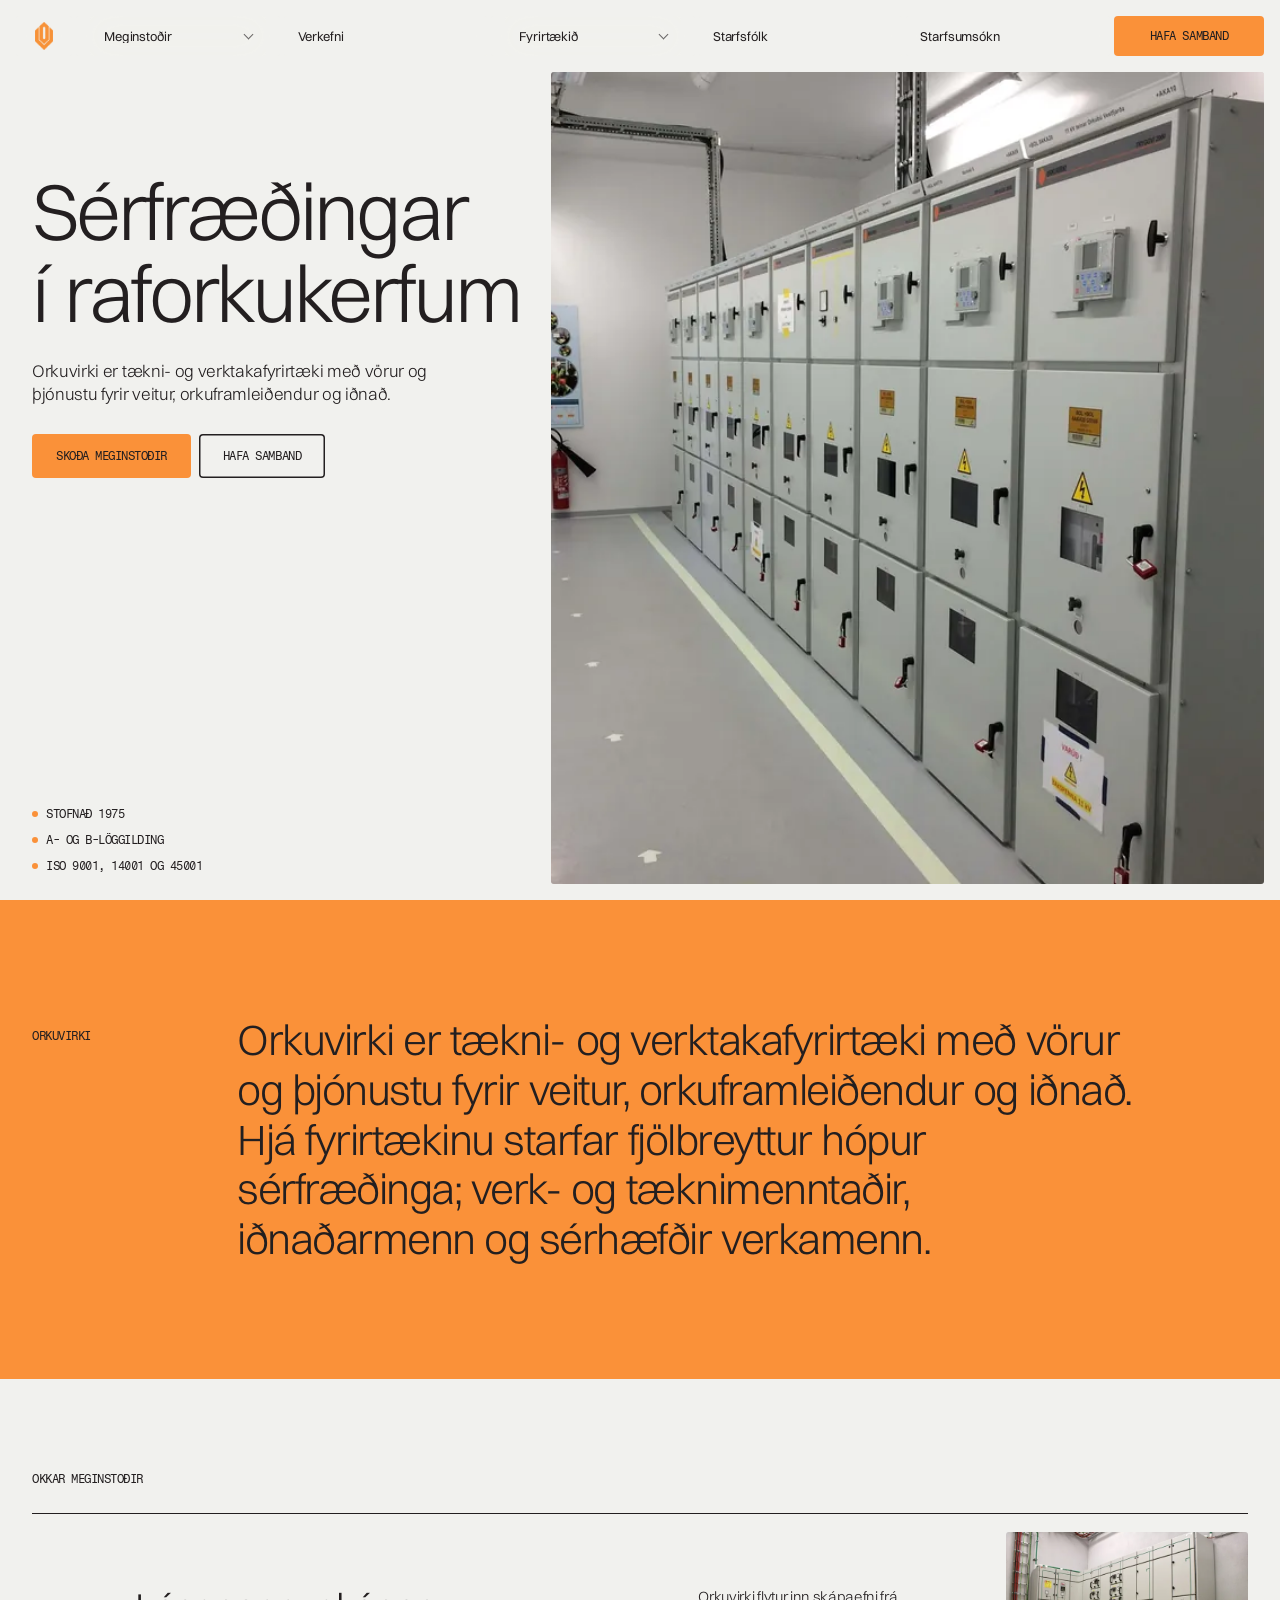
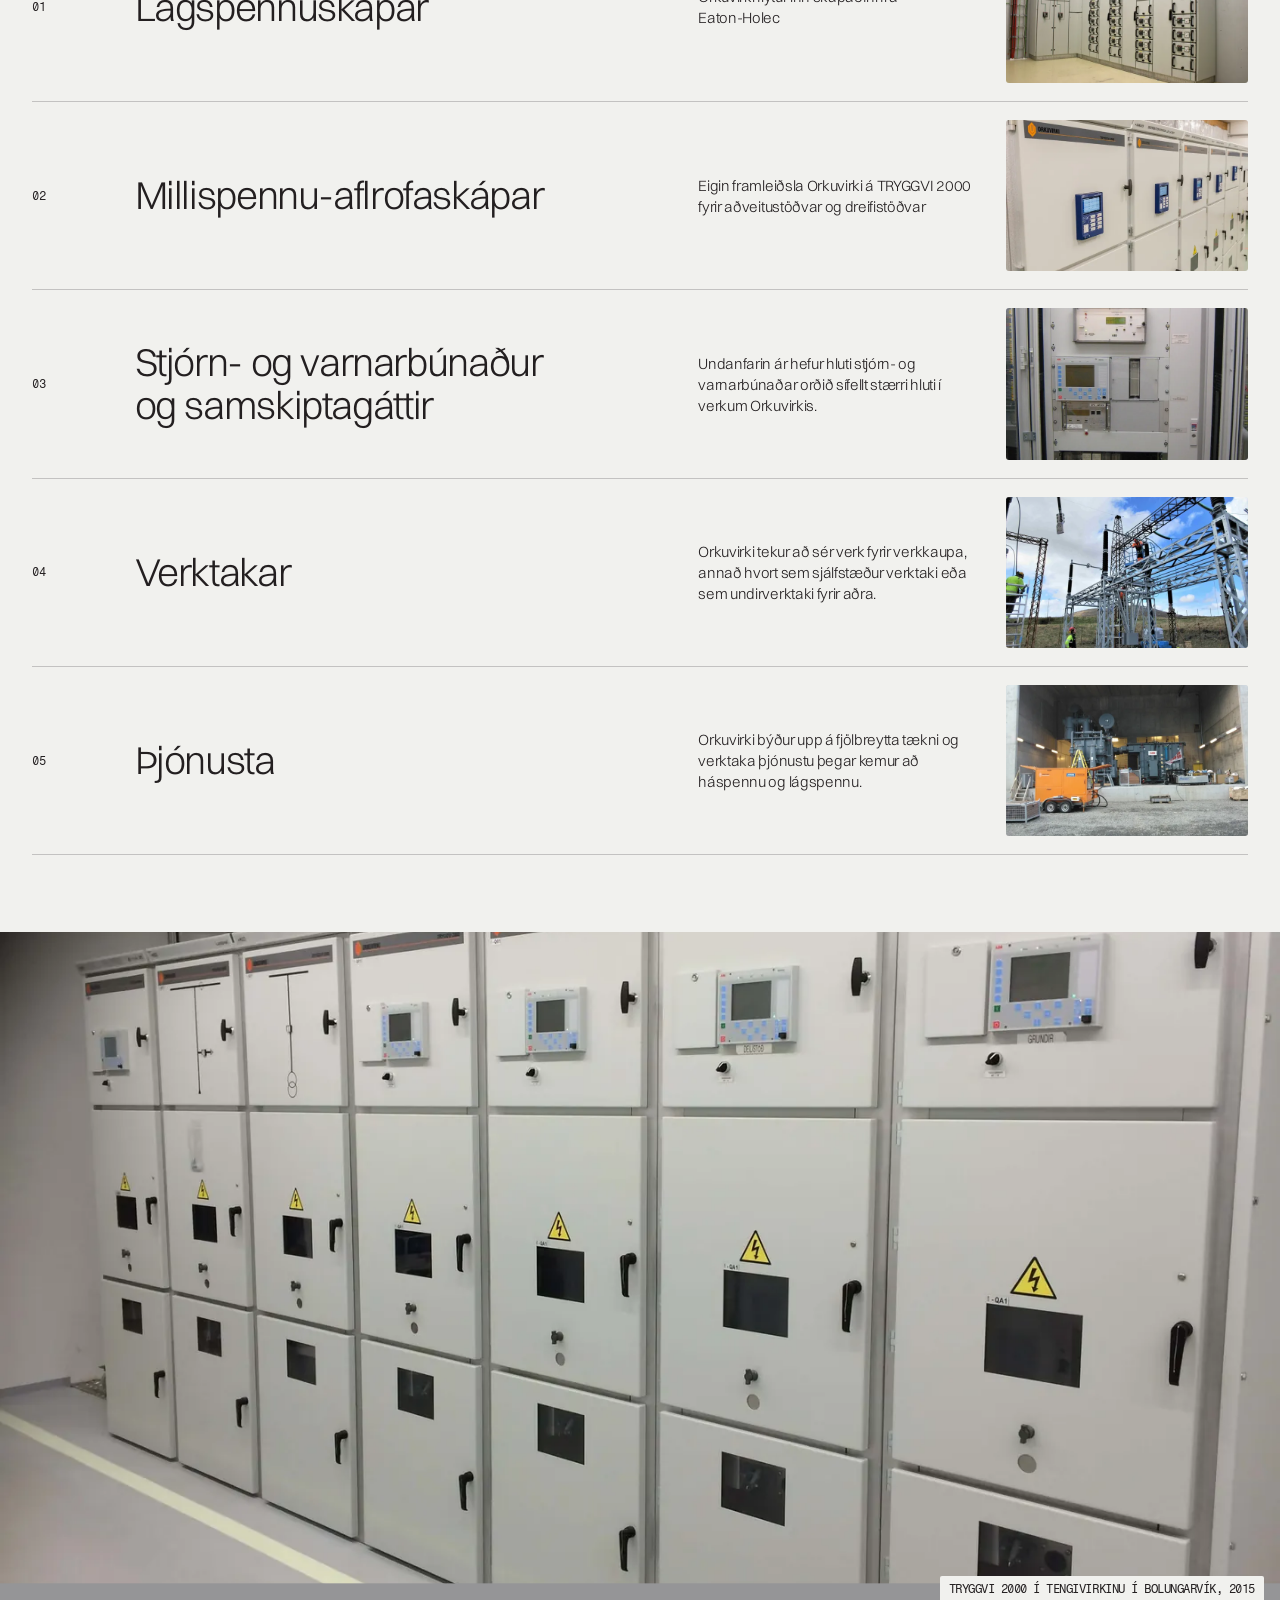
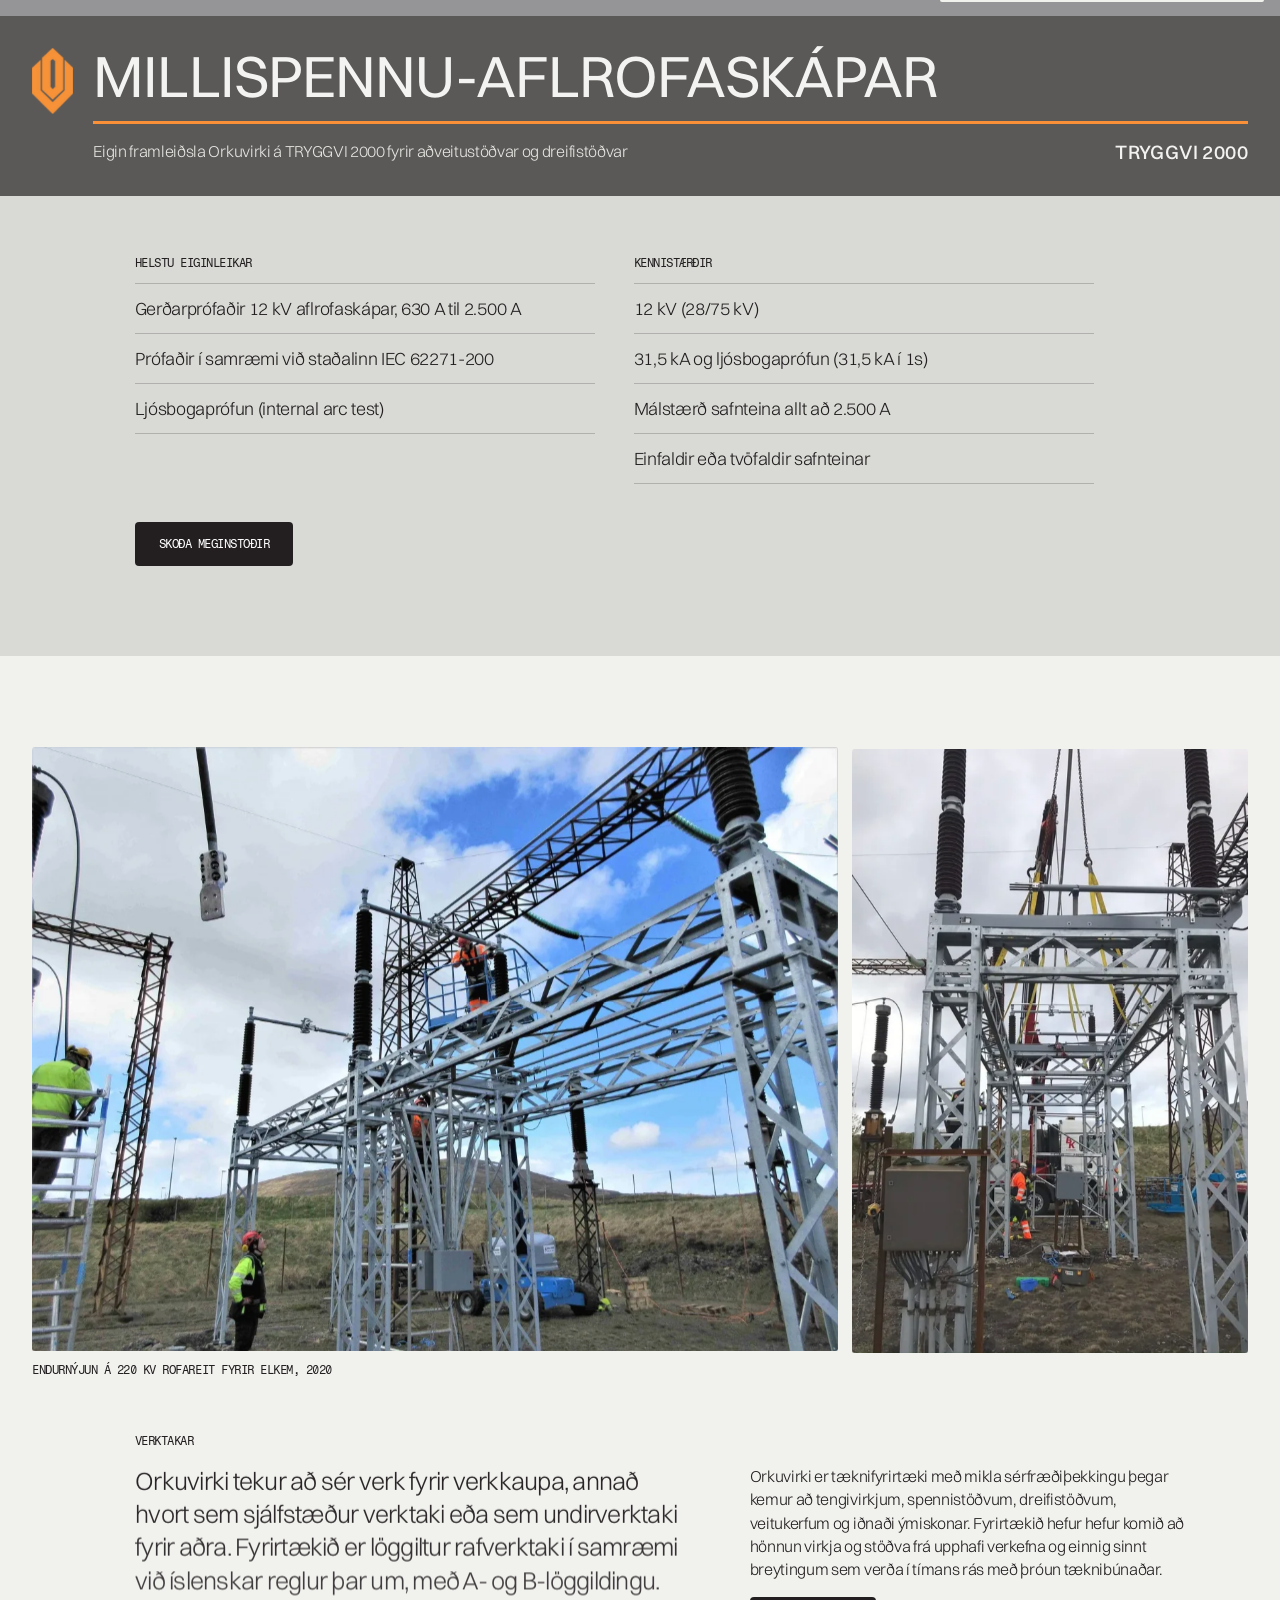
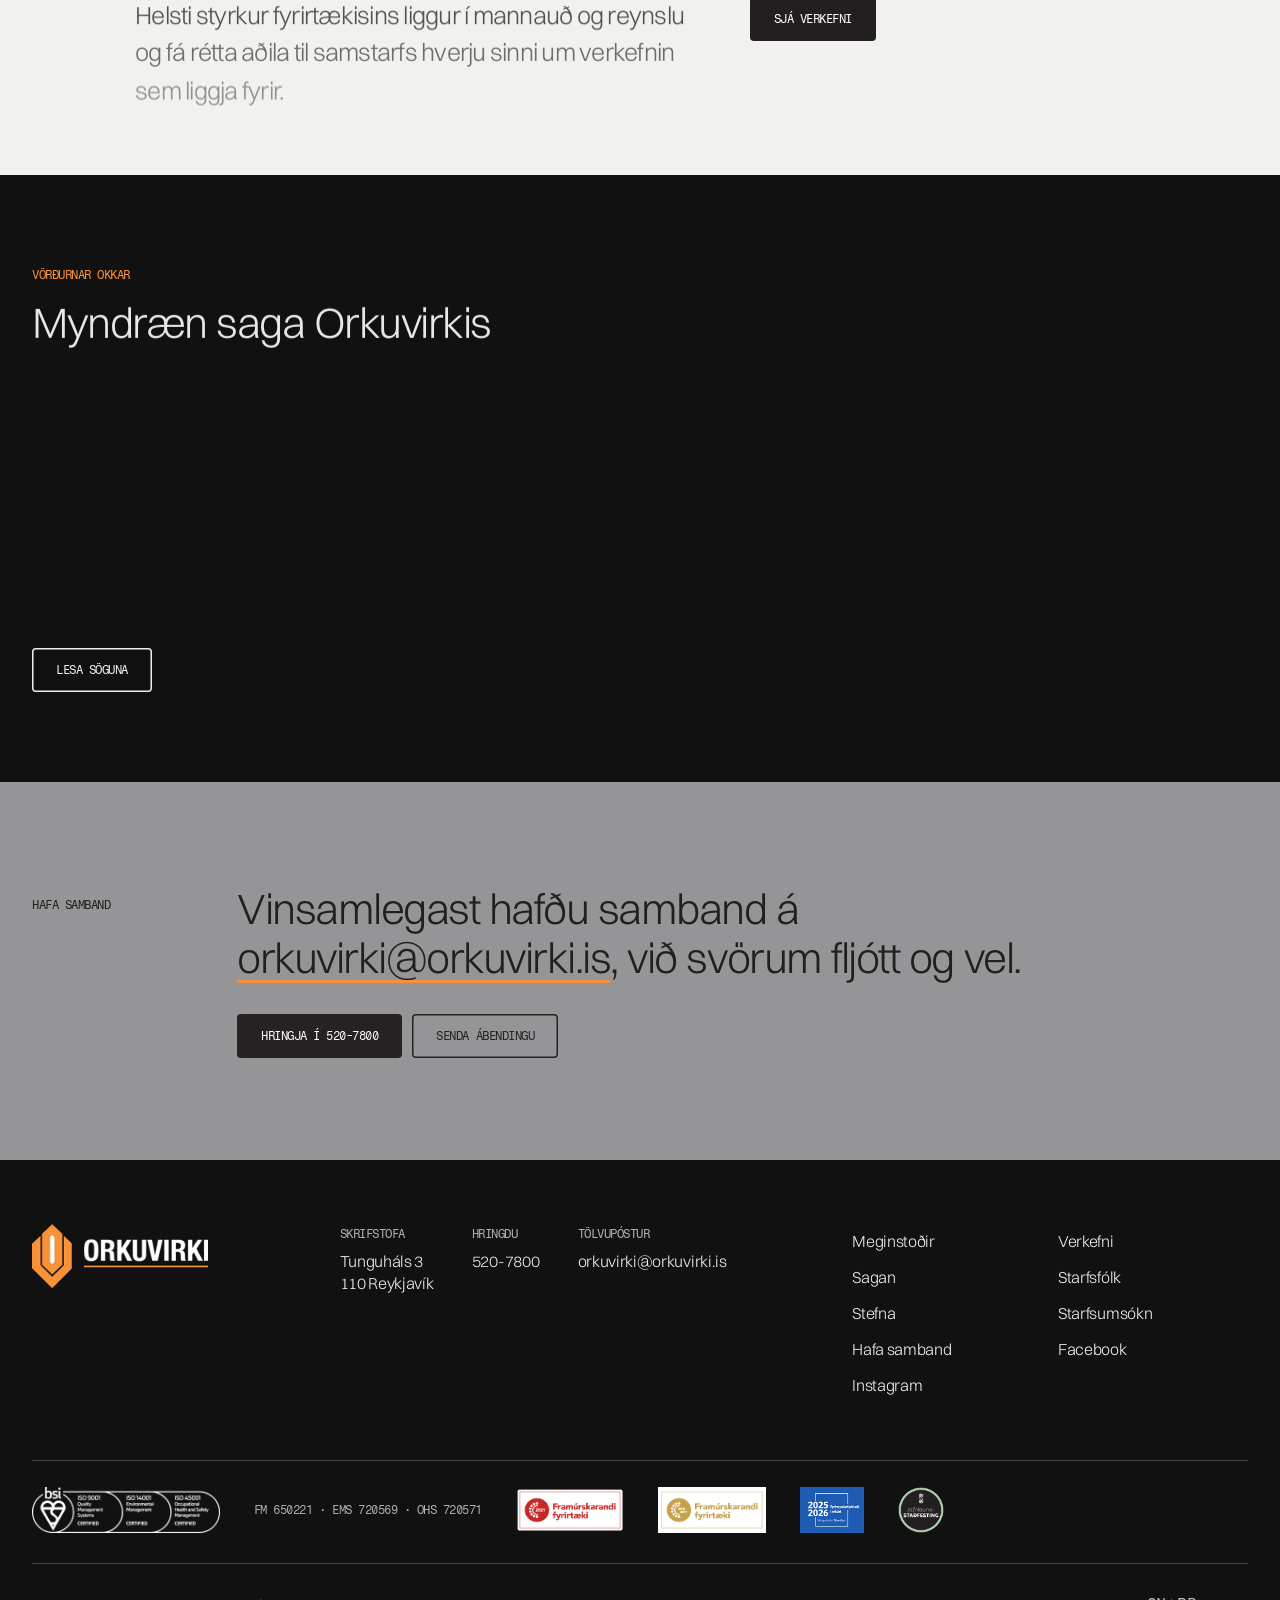
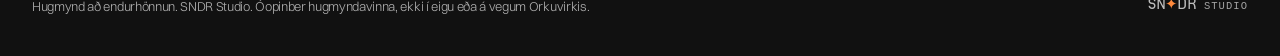
<file: index.html>
<!doctype html>
<html lang="is">
<head>
<meta charset="utf-8">
<meta name="viewport" content="width=device-width, initial-scale=1">
<meta name="robots" content="noindex, nofollow">
<title>Orkuvirki | Sérfræðingar í raforkukerfum</title>
<meta name="description" content="Orkuvirki er tækni- og verktakafyrirtæki með vörur og þjónustu fyrir veitur, orkuframleiðendur og iðnað.">
<meta name="theme-color" content="#231f20">
<link rel="icon" type="image/png" sizes="32x32" href="./assets/img/brand/favicon-32.png">
<link rel="apple-touch-icon" sizes="180x180" href="./assets/img/brand/favicon-180.png">
<script>(function () {
  var root = document.documentElement;
  function set(v) { if (root.getAttribute('data-input') !== v) root.setAttribute('data-input', v); }
  addEventListener('pointerdown', function () { set('pointer'); }, true);
  addEventListener('keydown', function (e) {
    if (e.key === 'Shift' || e.key === 'Control' || e.key === 'Alt' || e.key === 'Meta') return;
    set('key');
  }, true);
})();</script>
<script>(function(d){d.classList.add('js');if(!matchMedia('(prefers-reduced-motion: reduce)').matches){d.classList.add('js-motion','pre');setTimeout(function(){d.classList.remove('pre');if(!window.__ovReady)d.classList.remove('js-motion')},4000)}})(document.documentElement)</script>
<link rel="preload" href="./assets/fonts/Switzer-Light.woff2" as="font" type="font/woff2" crossorigin>
<link rel="stylesheet" href="./assets/css/site.css?mwf3vee5">
<link rel="stylesheet" href="./assets/css/sndr.css?mwf3vee5">
</head>
<body class="is-home">
<a class="skip" href="#efni">Beint í efni</a>
<div class="awning" aria-hidden="true"></div>
<header class="bar">
  <a class="bar_tile" href="./" aria-label="Orkuvirki, forsíða"><img class="bar_mark" src="./assets/img/brand/mark.png" width="88" height="142" alt=""><img class="bar_logo" src="./assets/img/brand/logo-light.png" width="220" height="80" alt=""></a>
  <nav class="bar_nav" aria-label="Aðalvalmynd">
      <div class="seg has-menu"><button class="seg_btn" type="button" aria-expanded="false" aria-controls="menu-0"><span>Meginstoðir</span><i aria-hidden="true"></i></button>
        <div class="seg_panel" id="menu-0" tabindex="-1" inert><a href="./meginstodir/">Allar meginstoðir</a><a href="./meginstodir/#lagspennuskapar">Lágspennuskápar</a><a href="./meginstodir/#millispennuskapar">Millispennu-aflrofaskápar</a><a href="./meginstodir/#stjornbunadur">Stjórn- og varnarbúnaður og samskiptagáttir</a><a href="./meginstodir/#verktakar">Verktakar</a><a href="./meginstodir/#thjonusta">Þjónusta</a></div></div>
      <a class="seg" href="./verkefni/"><span>Verkefni</span></a>
      <div class="seg has-menu"><button class="seg_btn" type="button" aria-expanded="false" aria-controls="menu-2"><span>Fyrirtækið</span><i aria-hidden="true"></i></button>
        <div class="seg_panel" id="menu-2" tabindex="-1" inert><a href="./sagan/">Sagan</a><a href="./stefna/">Stefna</a></div></div>
      <a class="seg" href="./starfsfolk/"><span>Starfsfólk</span></a>
      <a class="seg" href="./starfsumsokn/"><span>Starfsumsókn</span></a>
  </nav>
  <a class="bar_cta btn btn--orange" href="./hafa-samband/"><span>Hafa samband</span></a>
  <button class="burger" type="button" aria-expanded="false" aria-controls="sheet" aria-label="Opna valmynd"><span></span><span></span></button>
</header>
<div class="sheet" id="sheet" tabindex="-1" inert>
  <nav class="sheet_nav" aria-label="Valmynd"><div class="sheet_group"><p class="mono">Meginstoðir</p><a href="./meginstodir/">Allar meginstoðir</a><a href="./meginstodir/#lagspennuskapar">Lágspennuskápar</a><a href="./meginstodir/#millispennuskapar">Millispennu-aflrofaskápar</a><a href="./meginstodir/#stjornbunadur">Stjórn- og varnarbúnaður og samskiptagáttir</a><a href="./meginstodir/#verktakar">Verktakar</a><a href="./meginstodir/#thjonusta">Þjónusta</a></div><a class="sheet_big" href="./verkefni/">Verkefni</a><div class="sheet_group"><p class="mono">Fyrirtækið</p><a href="./sagan/">Sagan</a><a href="./stefna/">Stefna</a></div><a class="sheet_big" href="./starfsfolk/">Starfsfólk</a><a class="sheet_big" href="./starfsumsokn/">Starfsumsókn</a><a class="sheet_big" href="./hafa-samband/">Hafa samband</a></nav>
  <p class="sheet_foot"><a href="tel:+3545207800">520-7800</a><a href="mailto:orkuvirki@orkuvirki.is">orkuvirki@orkuvirki.is</a></p>
</div>
<main id="efni">

<section class="hero">
  <div class="hero_copy">
    <h1 class="hero_h1" data-hero-lines>Sérfræðingar<br>í raforkukerfum</h1>
    <p class="hero_lede" data-hero-in>Orkuvirki er tækni- og verktakafyrirtæki með vörur og þjónustu fyrir veitur, orkuframleiðendur og iðnað.</p>
    <p class="hero_cta" data-hero-in><a class="btn btn--orange" href="./meginstodir/"><span>Skoða meginstoðir</span></a><a class="btn btn--line" href="./hafa-samband/"><span>Hafa samband</span></a></p>
    <ul class="mono hero_facts" data-hero-in><li>Stofnað 1975</li><li>A- og B-löggilding</li><li>ISO 9001, 14001 og 45001</li></ul>
  </div>
  <figure class="hero_pic"><img src="./assets/img/tryggvi-aisle-2400.webp" srcset="./assets/img/tryggvi-aisle-960.webp 960w, ./assets/img/tryggvi-aisle-1440.webp 1440w, ./assets/img/tryggvi-aisle-2400.webp 2400w" sizes="(min-width: 834px) 58vw, 100vw" width="2400" height="1800" alt="TRYGGVI 2000 aflrofaskápar Orkuvirkis í tengivirkinu í Bolungarvík" fetchpriority="high" decoding="async"></figure>
</section>

<section class="statement">
  <p class="mono">Orkuvirki</p>
  <p class="statement_p" data-lines="ink">Orkuvirki er tækni- og verktakafyrirtæki með vörur og þjónustu fyrir veitur, orkuframleiðendur og iðnað. Hjá fyrirtækinu starfar fjölbreyttur hópur sérfræðinga; verk- og tæknimenntaðir, iðnaðarmenn og sérhæfðir verkamenn.</p>
</section>

<section class="pillars" aria-labelledby="pillars-h">
  <h2 class="mono" id="pillars-h">Okkar meginstoðir</h2>
  <ol class="prows">
    <li><a class="prow" href="./meginstodir/#lagspennuskapar" data-row>
      <span class="mono prow_n">01</span>
      <span class="prow_t">Lágspennuskápar</span>
      <span class="prow_s">Orkuvirki flytur inn skápaefni frá Eaton-Holec</span>
      <span class="prow_pic"><img src="./assets/img/lowvoltage-1200.webp" srcset="./assets/img/lowvoltage-640.webp 640w, ./assets/img/lowvoltage-1200.webp 1200w" sizes="(min-width: 834px) 18vw, 92vw" width="1200" height="832" alt="Lágspennuskápar í tengirými" loading="lazy" decoding="async"></span>
    </a></li>
    <li><a class="prow" href="./meginstodir/#millispennuskapar" data-row>
      <span class="mono prow_n">02</span>
      <span class="prow_t">Millispennu-aflrofaskápar</span>
      <span class="prow_s">Eigin framleiðsla Orkuvirki á TRYGGVI 2000 fyrir aðveitustöðvar og dreifistöðvar</span>
      <span class="prow_pic"><img src="./assets/img/tryggvi-plate-1200.webp" srcset="./assets/img/tryggvi-plate-640.webp 640w, ./assets/img/tryggvi-plate-1200.webp 1200w" sizes="(min-width: 834px) 18vw, 92vw" width="1200" height="800" alt="TRYGGVI 2000 aflrofaskápar með merki Orkuvirkis" loading="lazy" decoding="async"></span>
    </a></li>
    <li><a class="prow" href="./meginstodir/#stjornbunadur" data-row>
      <span class="mono prow_n">03</span>
      <span class="prow_t">Stjórn- og varnarbúnaður og samskiptagáttir</span>
      <span class="prow_s">Undanfarin ár hefur hluti stjórn- og varnarbúnaðar orðið sífellt stærri hluti í verkum Orkuvirkis.</span>
      <span class="prow_pic"><img src="./assets/img/relay-900.webp" srcset="./assets/img/relay-640.webp 640w, ./assets/img/relay-900.webp 900w" sizes="(min-width: 834px) 18vw, 92vw" width="900" height="1200" alt="Stjórn- og varnarbúnaður í skáp" loading="lazy" decoding="async"></span>
    </a></li>
    <li><a class="prow" href="./meginstodir/#verktakar" data-row>
      <span class="mono prow_n">04</span>
      <span class="prow_t">Verktakar</span>
      <span class="prow_s">Orkuvirki tekur að sér verk fyrir verkkaupa, annað hvort sem sjálfstæður verktaki eða sem undirverktaki fyrir aðra.</span>
      <span class="prow_pic"><img src="./assets/img/elkem-1-1200.webp" srcset="./assets/img/elkem-1-640.webp 640w, ./assets/img/elkem-1-1200.webp 1200w" sizes="(min-width: 834px) 18vw, 92vw" width="1200" height="900" alt="Starfsmenn Orkuvirkis við 220&nbsp;kV rofareit" loading="lazy" decoding="async"></span>
    </a></li>
    <li><a class="prow" href="./meginstodir/#thjonusta" data-row>
      <span class="mono prow_n">05</span>
      <span class="prow_t">Þjónusta</span>
      <span class="prow_s">Orkuvirki býður upp á fjölbreytta tækni og verktaka þjónustu þegar kemur að háspennu og lágspennu.</span>
      <span class="prow_pic"><img src="./assets/img/transformer-1200.webp" srcset="./assets/img/transformer-640.webp 640w, ./assets/img/transformer-1200.webp 1200w" sizes="(min-width: 834px) 18vw, 92vw" width="1200" height="900" alt="Spennir og olíuhreinsibúnaður í stöðvarhúsi" loading="lazy" decoding="async"></span>
    </a></li>
  </ol>
</section>

<section class="tryggvi">
  <figure class="tryggvi_pic"><img src="./assets/img/tryggvi-row-2400.webp" srcset="./assets/img/tryggvi-row-960.webp 960w, ./assets/img/tryggvi-row-1440.webp 1440w, ./assets/img/tryggvi-row-2400.webp 2400w" sizes="100vw" width="2400" height="1800" alt="Röð af TRYGGVI 2000 aflrofaskápum" loading="lazy" decoding="async" data-parallax>
    <figcaption class="mono">TRYGGVI 2000 í tengivirkinu í Bolungarvík, 2015</figcaption></figure>
  <div class="plate" data-plate>
    <img class="plate_mark" src="./assets/img/brand/mark.png" width="88" height="142" alt="">
    <h2 class="plate_title">Millispennu-aflrofaskápar</h2>
    <span class="plate_rule" aria-hidden="true"></span>
    <p class="plate_sub">Eigin framleiðsla Orkuvirki á TRYGGVI 2000 fyrir aðveitustöðvar og dreifistöðvar</p>
    <p class="plate_tag" translate="no">TRYGGVI 2000</p>
  </div>
  <div class="tryggvi_body">
    <div class="rating" data-rating>
      <div class="rating_g"><p class="mono">Helstu eiginleikar</p><ul class="rating_l"><li>Gerðarprófaðir 12&nbsp;kV aflrofaskápar, 630&nbsp;A til 2.500&nbsp;A</li><li>Prófaðir í samræmi við staðalinn IEC 62271-200</li><li>Ljósbogaprófun (internal arc test)</li></ul></div>
      <div class="rating_g"><p class="mono">Kennistærðir</p><ul class="rating_l"><li>12&nbsp;kV (28/75&nbsp;kV)</li><li>31,5&nbsp;kA og ljósbogaprófun (31,5&nbsp;kA í 1s)</li><li>Málstærð safnteina allt að 2.500&nbsp;A</li><li>Einfaldir eða tvöfaldir safnteinar</li></ul></div>
    </div>
    <a class="btn btn--ink" href="./meginstodir/#millispennuskapar"><span>Skoða meginstoðir</span></a>
  </div>
</section>

<section class="contract">
  <figure class="contract_a" data-rise><img src="./assets/img/elkem-1-1200.webp" srcset="./assets/img/elkem-1-640.webp 640w, ./assets/img/elkem-1-1200.webp 1200w" sizes="(min-width: 834px) 64vw, 100vw" width="1200" height="900" alt="Unnið við 220&nbsp;kV rofareit á Grundartanga" loading="lazy" decoding="async"></figure>
  <figure class="contract_b" data-rise><img src="./assets/img/elkem-4-900.webp" srcset="./assets/img/elkem-4-640.webp 640w, ./assets/img/elkem-4-900.webp 900w" sizes="(min-width: 834px) 32vw, 100vw" width="900" height="1200" alt="Starfsmaður Orkuvirkis í lyftu við rofareitinn" loading="lazy" decoding="async"></figure>
  <p class="mono contract_cap">Endurnýjun á 220 kV rofareit fyrir Elkem, 2020</p>
  <div class="contract_l"><p class="mono">Verktakar</p><p class="d3" data-lines>Orkuvirki tekur að sér verk fyrir verkkaupa, annað hvort sem sjálfstæður verktaki eða sem undirverktaki fyrir aðra. Fyrirtækið er löggiltur rafverktaki í samræmi við íslenskar reglur þar um, með A- og B-löggildingu. Helsti styrkur fyrirtækisins liggur í mannauð og reynslu og fá rétta aðila til samstarfs hverju sinni um verkefnin sem liggja fyrir.</p></div>
  <div class="contract_r"><p data-fade>Orkuvirki er tæknifyrirtæki með mikla sérfræðiþekkingu þegar kemur að tengivirkjum, spennistöðvum, dreifistöðvum, veitukerfum og iðnaði ýmiskonar. Fyrirtækið hefur hefur komið að hönnun virkja og stöðva frá upphafi verkefna og einnig sinnt breytingum sem verða í tímans rás með þróun tæknibúnaðar.</p><p data-fade><a class="btn btn--ink" href="./verkefni/"><span>Sjá verkefni</span></a></p></div>
</section>

<section class="tl" aria-labelledby="tl-h">
  <div class="tl_head"><p class="mono">Vörðurnar okkar</p><h2 class="d2" id="tl-h" data-lines>Myndræn saga Orkuvirkis</h2></div>
  <ol class="tl_list" data-timeline><li><span class="tl_y mono">1975</span><span class="tl_t">Orkuvirki stofnað sem rafverktaka fyrirtæki</span></li><li><span class="tl_y mono">1992</span><span class="tl_t">Orkuvirki setur á markað fyrstu kynslóð 12&nbsp;kV rofaskápa</span></li><li><span class="tl_y mono">1994</span><span class="tl_t">Orkuvirki að fullu í eigu Tryggva Þórhallssonar</span></li><li><span class="tl_y mono">2000</span><span class="tl_t">Orkuvirki setur á markað aðra kynslóð 12&nbsp;kV rofaskápa</span></li><li><span class="tl_y mono">2000</span><span class="tl_t">Orkuvirki orðið öflugt tækni- og verktaka fyrirtæki</span></li><li><span class="tl_y mono">2003</span><span class="tl_t">Orkuvirki í eigu 3 starfsmanna</span></li><li><span class="tl_y mono">2016</span><span class="tl_t">Orkuvirki fær ISO 9001 vottun</span></li><li><span class="tl_y mono">2017</span><span class="tl_t">Orkuvirki framúrskarandi fyrirtæki 5. árið í röð að mati Creditinfo</span></li><li><span class="tl_y mono">2020</span><span class="tl_t">Orkuvirki í eigu 5 starfsmanna</span></li><li><span class="tl_y mono">2021</span><span class="tl_t">Orkuvirki fær ISO 14001 og 45001 vottun og er framúrskarandi fyrirtæki að mati Creditinfo</span></li><li><span class="tl_y mono">2022</span><span class="tl_t">Orkuvirki fær jafnlaunastaðfestingu</span></li></ol>
  <p class="tl_more" data-fade><a class="btn btn--lineoff" href="./sagan/"><span>Lesa söguna</span></a></p>
</section>
<section class="cta">
  <p class="mono">Hafa samband</p>
  <p class="cta_line d2" data-in>Vinsamlegast hafðu samband á <a href="mailto:orkuvirki@orkuvirki.is">orkuvirki@orkuvirki.is</a>, við svörum fljótt og vel.</p>
  <p class="cta_row" data-fade><a class="btn btn--ink" href="tel:+3545207800"><span>Hringja í 520-7800</span></a><a class="btn btn--line" href="./hafa-samband/"><span>Senda ábendingu</span></a></p>
</section>
</main>
<footer class="foot">
  <div class="foot_top">
    <a class="foot_logo" href="./" aria-label="Orkuvirki, forsíða"><img src="./assets/img/brand/logo-light.png" width="220" height="80" alt="Orkuvirki" loading="lazy"></a>
    <dl class="foot_contact">
      <div><dt class="mono">Skrifstofa</dt><dd>Tunguháls 3<br>110 Reykjavík</dd></div>
      <div><dt class="mono">Hringdu</dt><dd><a href="tel:+3545207800">520-7800</a></dd></div>
      <div><dt class="mono">Tölvupóstur</dt><dd><a href="mailto:orkuvirki@orkuvirki.is">orkuvirki@orkuvirki.is</a></dd></div>
    </dl>
    <nav class="foot_nav" aria-label="Neðanmáls">
      <a href="./meginstodir/">Meginstoðir</a><a href="./verkefni/">Verkefni</a><a href="./sagan/">Sagan</a><a href="./starfsfolk/">Starfsfólk</a><a href="./stefna/">Stefna</a><a href="./starfsumsokn/">Starfsumsókn</a><a href="./hafa-samband/">Hafa samband</a>
      <a href="https://www.facebook.com/ORKUVIRKI/" rel="noopener">Facebook</a><a href="https://www.instagram.com/orkuvirki/" rel="noopener">Instagram</a>
    </nav>
  </div>
  <div class="foot_certs">
    <img src="./assets/img/brand/bsi-white.png" width="400" height="98" alt="BSI: ISO 9001, ISO 14001 og ISO 45001 vottun" loading="lazy">
    <span class="mono">FM 650221 · EMS 720569 · OHS 720571</span>
    <img src="./assets/img/brand/ff-2021.png" width="558" height="238" alt="Framúrskarandi fyrirtæki 2021, Creditinfo" loading="lazy">
    <img src="./assets/img/brand/ff-2013-2017.png" width="558" height="238" alt="Framúrskarandi fyrirtæki 2013 til 2017, Creditinfo" loading="lazy">
    <img src="./assets/img/brand/fyrirmyndar.png" width="124" height="88" alt="Fyrirmyndarfyrirtæki í rekstri 2025 til 2026" loading="lazy">
    <img src="./assets/img/brand/jafnlaun.png" width="568" height="568" alt="Jafnlaunastaðfesting" loading="lazy">
  </div>
  <div class="foot_credit"><p>Hugmynd að endurhönnun. SNDR Studio. Óopinber hugmyndavinna, ekki í eigu eða á vegum Orkuvirkis.</p><a class="sndr-badge" href="https://sndrstudio.is" target="_blank" rel="noreferrer"
  aria-label="Hannað af SNDR Studio" data-logotype
  style="--sndr-ink:rgba(255,255,255,0.72);--sndr-ember:#FF8A3D">
  <span class="sndr-badge-mark">SN<span class="sndr-badge-star">✦</span>DR</span>
  <span class="sndr-badge-studio">STUDIO</span>
</a></div>
</footer>
<script src="./assets/vendor/gsap.min.js" defer></script>
<script src="./assets/vendor/ScrollTrigger.min.js" defer></script>
<script src="./assets/vendor/SplitText.min.js" defer></script>
<script src="./assets/vendor/lenis.min.js" defer></script>
<script src="./assets/js/site.js?mwf3vee5" defer></script>
</body>
</html>
</file>
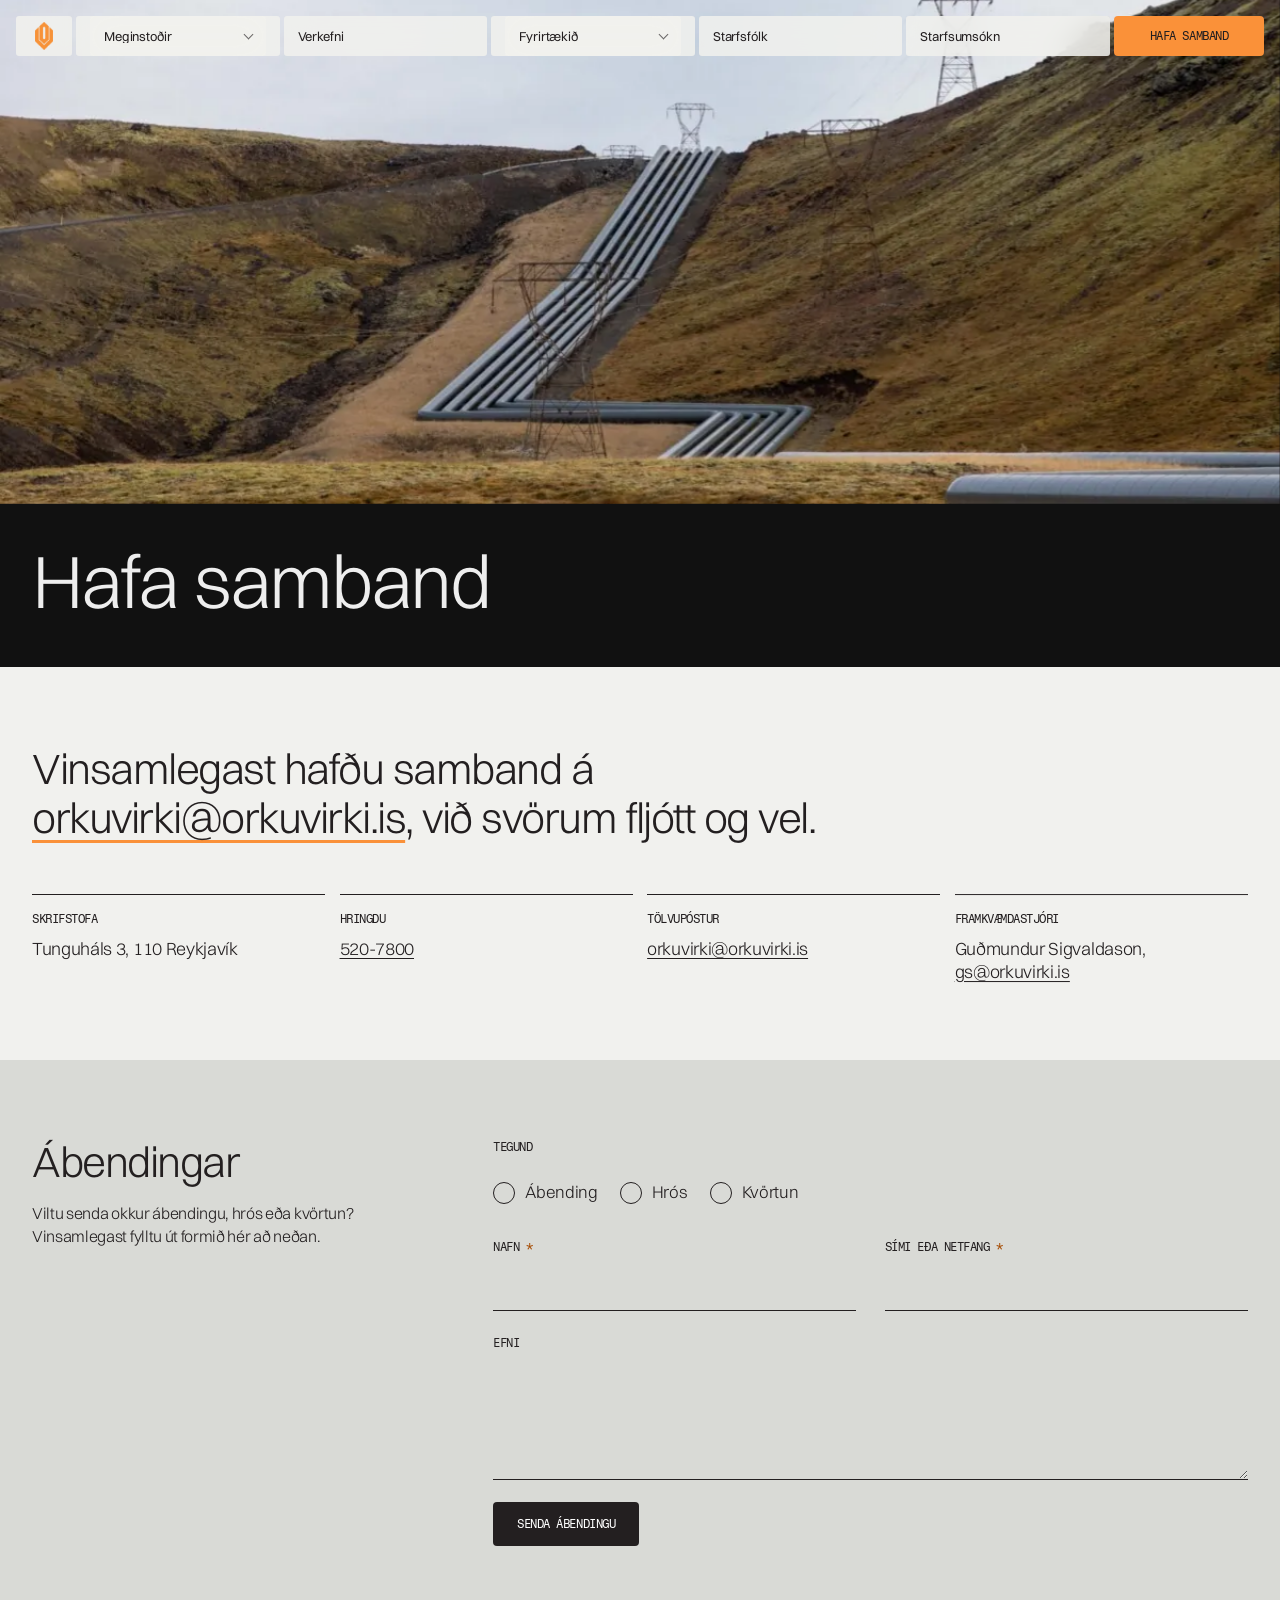
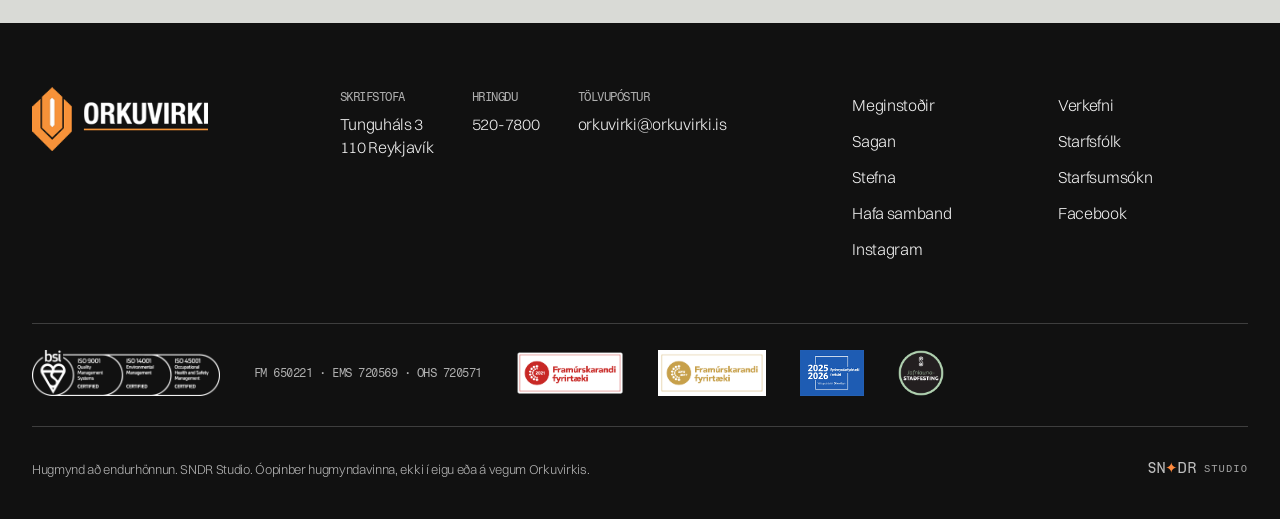
<file: hafa-samband/index.html>
<!doctype html>
<html lang="is">
<head>
<meta charset="utf-8">
<meta name="viewport" content="width=device-width, initial-scale=1">
<meta name="robots" content="noindex, nofollow">
<title>Hafa samband | Orkuvirki</title>
<meta name="description" content="Orkuvirki er tækni- og verktakafyrirtæki með vörur og þjónustu fyrir veitur, orkuframleiðendur og iðnað.">
<meta name="theme-color" content="#231f20">
<link rel="icon" type="image/png" sizes="32x32" href="../assets/img/brand/favicon-32.png">
<link rel="apple-touch-icon" sizes="180x180" href="../assets/img/brand/favicon-180.png">
<script>(function () {
  var root = document.documentElement;
  function set(v) { if (root.getAttribute('data-input') !== v) root.setAttribute('data-input', v); }
  addEventListener('pointerdown', function () { set('pointer'); }, true);
  addEventListener('keydown', function (e) {
    if (e.key === 'Shift' || e.key === 'Control' || e.key === 'Alt' || e.key === 'Meta') return;
    set('key');
  }, true);
})();</script>
<script>(function(d){d.classList.add('js');if(!matchMedia('(prefers-reduced-motion: reduce)').matches){d.classList.add('js-motion','pre');setTimeout(function(){d.classList.remove('pre');if(!window.__ovReady)d.classList.remove('js-motion')},4000)}})(document.documentElement)</script>
<link rel="preload" href="../assets/fonts/Switzer-Light.woff2" as="font" type="font/woff2" crossorigin>
<link rel="stylesheet" href="../assets/css/site.css?mwf3vee5">
<link rel="stylesheet" href="../assets/css/sndr.css?mwf3vee5">
</head>
<body class="">
<a class="skip" href="#efni">Beint í efni</a>
<div class="awning" aria-hidden="true"></div>
<header class="bar">
  <a class="bar_tile" href="../" aria-label="Orkuvirki, forsíða"><img class="bar_mark" src="../assets/img/brand/mark.png" width="88" height="142" alt=""><img class="bar_logo" src="../assets/img/brand/logo-light.png" width="220" height="80" alt=""></a>
  <nav class="bar_nav" aria-label="Aðalvalmynd">
      <div class="seg has-menu"><button class="seg_btn" type="button" aria-expanded="false" aria-controls="menu-0"><span>Meginstoðir</span><i aria-hidden="true"></i></button>
        <div class="seg_panel" id="menu-0" tabindex="-1" inert><a href="../meginstodir/">Allar meginstoðir</a><a href="../meginstodir/#lagspennuskapar">Lágspennuskápar</a><a href="../meginstodir/#millispennuskapar">Millispennu-aflrofaskápar</a><a href="../meginstodir/#stjornbunadur">Stjórn- og varnarbúnaður og samskiptagáttir</a><a href="../meginstodir/#verktakar">Verktakar</a><a href="../meginstodir/#thjonusta">Þjónusta</a></div></div>
      <a class="seg" href="../verkefni/"><span>Verkefni</span></a>
      <div class="seg has-menu"><button class="seg_btn" type="button" aria-expanded="false" aria-controls="menu-2"><span>Fyrirtækið</span><i aria-hidden="true"></i></button>
        <div class="seg_panel" id="menu-2" tabindex="-1" inert><a href="../sagan/">Sagan</a><a href="../stefna/">Stefna</a></div></div>
      <a class="seg" href="../starfsfolk/"><span>Starfsfólk</span></a>
      <a class="seg" href="../starfsumsokn/"><span>Starfsumsókn</span></a>
  </nav>
  <a class="bar_cta btn btn--orange" href="../hafa-samband/"><span>Hafa samband</span></a>
  <button class="burger" type="button" aria-expanded="false" aria-controls="sheet" aria-label="Opna valmynd"><span></span><span></span></button>
</header>
<div class="sheet" id="sheet" tabindex="-1" inert>
  <nav class="sheet_nav" aria-label="Valmynd"><div class="sheet_group"><p class="mono">Meginstoðir</p><a href="../meginstodir/">Allar meginstoðir</a><a href="../meginstodir/#lagspennuskapar">Lágspennuskápar</a><a href="../meginstodir/#millispennuskapar">Millispennu-aflrofaskápar</a><a href="../meginstodir/#stjornbunadur">Stjórn- og varnarbúnaður og samskiptagáttir</a><a href="../meginstodir/#verktakar">Verktakar</a><a href="../meginstodir/#thjonusta">Þjónusta</a></div><a class="sheet_big" href="../verkefni/">Verkefni</a><div class="sheet_group"><p class="mono">Fyrirtækið</p><a href="../sagan/">Sagan</a><a href="../stefna/">Stefna</a></div><a class="sheet_big" href="../starfsfolk/">Starfsfólk</a><a class="sheet_big" href="../starfsumsokn/">Starfsumsókn</a><a class="sheet_big" href="../hafa-samband/">Hafa samband</a></nav>
  <p class="sheet_foot"><a href="tel:+3545207800">520-7800</a><a href="mailto:orkuvirki@orkuvirki.is">orkuvirki@orkuvirki.is</a></p>
</div>
<main id="efni">

<header class="phead">
  <div class="phead_pic"><img src="../assets/img/land-2-1200.webp" width="1200" height="800" alt="Lagnir og háspennumastur í hlíð" fetchpriority="high" decoding="async" style="object-position:50% 55%"></div>
  <div class="phead_txt"><h1 class="d1" data-lines>Hafa samband</h1></div>
</header>
<section class="reach">
  <p class="d2 reach_line" data-in>Vinsamlegast hafðu samband á <a href="mailto:orkuvirki@orkuvirki.is">orkuvirki@orkuvirki.is</a>, við svörum fljótt og vel.</p>
  <dl class="reach_dl" data-rating>
    <div><dt class="mono">Skrifstofa</dt><dd>Tunguháls 3, 110 Reykjavík</dd></div>
    <div><dt class="mono">Hringdu</dt><dd><a href="tel:+3545207800">520-7800</a></dd></div>
    <div><dt class="mono">Tölvupóstur</dt><dd><a href="mailto:orkuvirki@orkuvirki.is">orkuvirki@orkuvirki.is</a></dd></div>
    <div><dt class="mono">Framkvæmdastjóri</dt><dd>Guðmundur Sigvaldason, <a href="mailto:gs@orkuvirki.is">gs@orkuvirki.is</a></dd></div>
  </dl>
</section>
<section class="tip" id="abending">
  <div class="tip_head"><h2 class="d2">Ábendingar</h2><p>Viltu senda okkur ábendingu, hrós eða kvörtun? Vinsamlegast fylltu út formið hér að neðan.</p></div>
  <form class="form form--tip" data-demo novalidate>
    <fieldset class="f f--set"><legend>Tegund</legend><label class="pick"><input type="radio" name="tegund" value="Ábending"><span>Ábending</span></label><label class="pick"><input type="radio" name="tegund" value="Hrós"><span>Hrós</span></label><label class="pick"><input type="radio" name="tegund" value="Kvörtun"><span>Kvörtun</span></label></fieldset>
    <label class="f" for="t-nafn"><span>Nafn <i aria-hidden="true">*</i></span><input id="t-nafn" name="t-nafn" type="text" autocomplete="name" required></label><label class="f" for="t-samband"><span>Sími eða netfang <i aria-hidden="true">*</i></span><input id="t-samband" name="t-samband" type="text" autocomplete="off" required></label><label class="f" for="t-efni"><span>Efni</span><textarea id="t-efni" name="t-efni" rows="4" autocomplete="off"></textarea></label>
    <p class="form_end"><button class="btn btn--ink" type="submit"><span>Senda ábendingu</span></button></p>
    <p class="form_note" role="status" aria-live="polite" hidden>Þetta er frumgerð. Ekkert var sent.</p>
  </form>
</section>
</main>
<footer class="foot">
  <div class="foot_top">
    <a class="foot_logo" href="../" aria-label="Orkuvirki, forsíða"><img src="../assets/img/brand/logo-light.png" width="220" height="80" alt="Orkuvirki" loading="lazy"></a>
    <dl class="foot_contact">
      <div><dt class="mono">Skrifstofa</dt><dd>Tunguháls 3<br>110 Reykjavík</dd></div>
      <div><dt class="mono">Hringdu</dt><dd><a href="tel:+3545207800">520-7800</a></dd></div>
      <div><dt class="mono">Tölvupóstur</dt><dd><a href="mailto:orkuvirki@orkuvirki.is">orkuvirki@orkuvirki.is</a></dd></div>
    </dl>
    <nav class="foot_nav" aria-label="Neðanmáls">
      <a href="../meginstodir/">Meginstoðir</a><a href="../verkefni/">Verkefni</a><a href="../sagan/">Sagan</a><a href="../starfsfolk/">Starfsfólk</a><a href="../stefna/">Stefna</a><a href="../starfsumsokn/">Starfsumsókn</a><a href="../hafa-samband/">Hafa samband</a>
      <a href="https://www.facebook.com/ORKUVIRKI/" rel="noopener">Facebook</a><a href="https://www.instagram.com/orkuvirki/" rel="noopener">Instagram</a>
    </nav>
  </div>
  <div class="foot_certs">
    <img src="../assets/img/brand/bsi-white.png" width="400" height="98" alt="BSI: ISO 9001, ISO 14001 og ISO 45001 vottun" loading="lazy">
    <span class="mono">FM 650221 · EMS 720569 · OHS 720571</span>
    <img src="../assets/img/brand/ff-2021.png" width="558" height="238" alt="Framúrskarandi fyrirtæki 2021, Creditinfo" loading="lazy">
    <img src="../assets/img/brand/ff-2013-2017.png" width="558" height="238" alt="Framúrskarandi fyrirtæki 2013 til 2017, Creditinfo" loading="lazy">
    <img src="../assets/img/brand/fyrirmyndar.png" width="124" height="88" alt="Fyrirmyndarfyrirtæki í rekstri 2025 til 2026" loading="lazy">
    <img src="../assets/img/brand/jafnlaun.png" width="568" height="568" alt="Jafnlaunastaðfesting" loading="lazy">
  </div>
  <div class="foot_credit"><p>Hugmynd að endurhönnun. SNDR Studio. Óopinber hugmyndavinna, ekki í eigu eða á vegum Orkuvirkis.</p><a class="sndr-badge" href="https://sndrstudio.is" target="_blank" rel="noreferrer"
  aria-label="Hannað af SNDR Studio" data-logotype
  style="--sndr-ink:rgba(255,255,255,0.72);--sndr-ember:#FF8A3D">
  <span class="sndr-badge-mark">SN<span class="sndr-badge-star">✦</span>DR</span>
  <span class="sndr-badge-studio">STUDIO</span>
</a></div>
</footer>
<script src="../assets/vendor/gsap.min.js" defer></script>
<script src="../assets/vendor/ScrollTrigger.min.js" defer></script>
<script src="../assets/vendor/SplitText.min.js" defer></script>
<script src="../assets/vendor/lenis.min.js" defer></script>
<script src="../assets/js/site.js?mwf3vee5" defer></script>
</body>
</html>
</file>
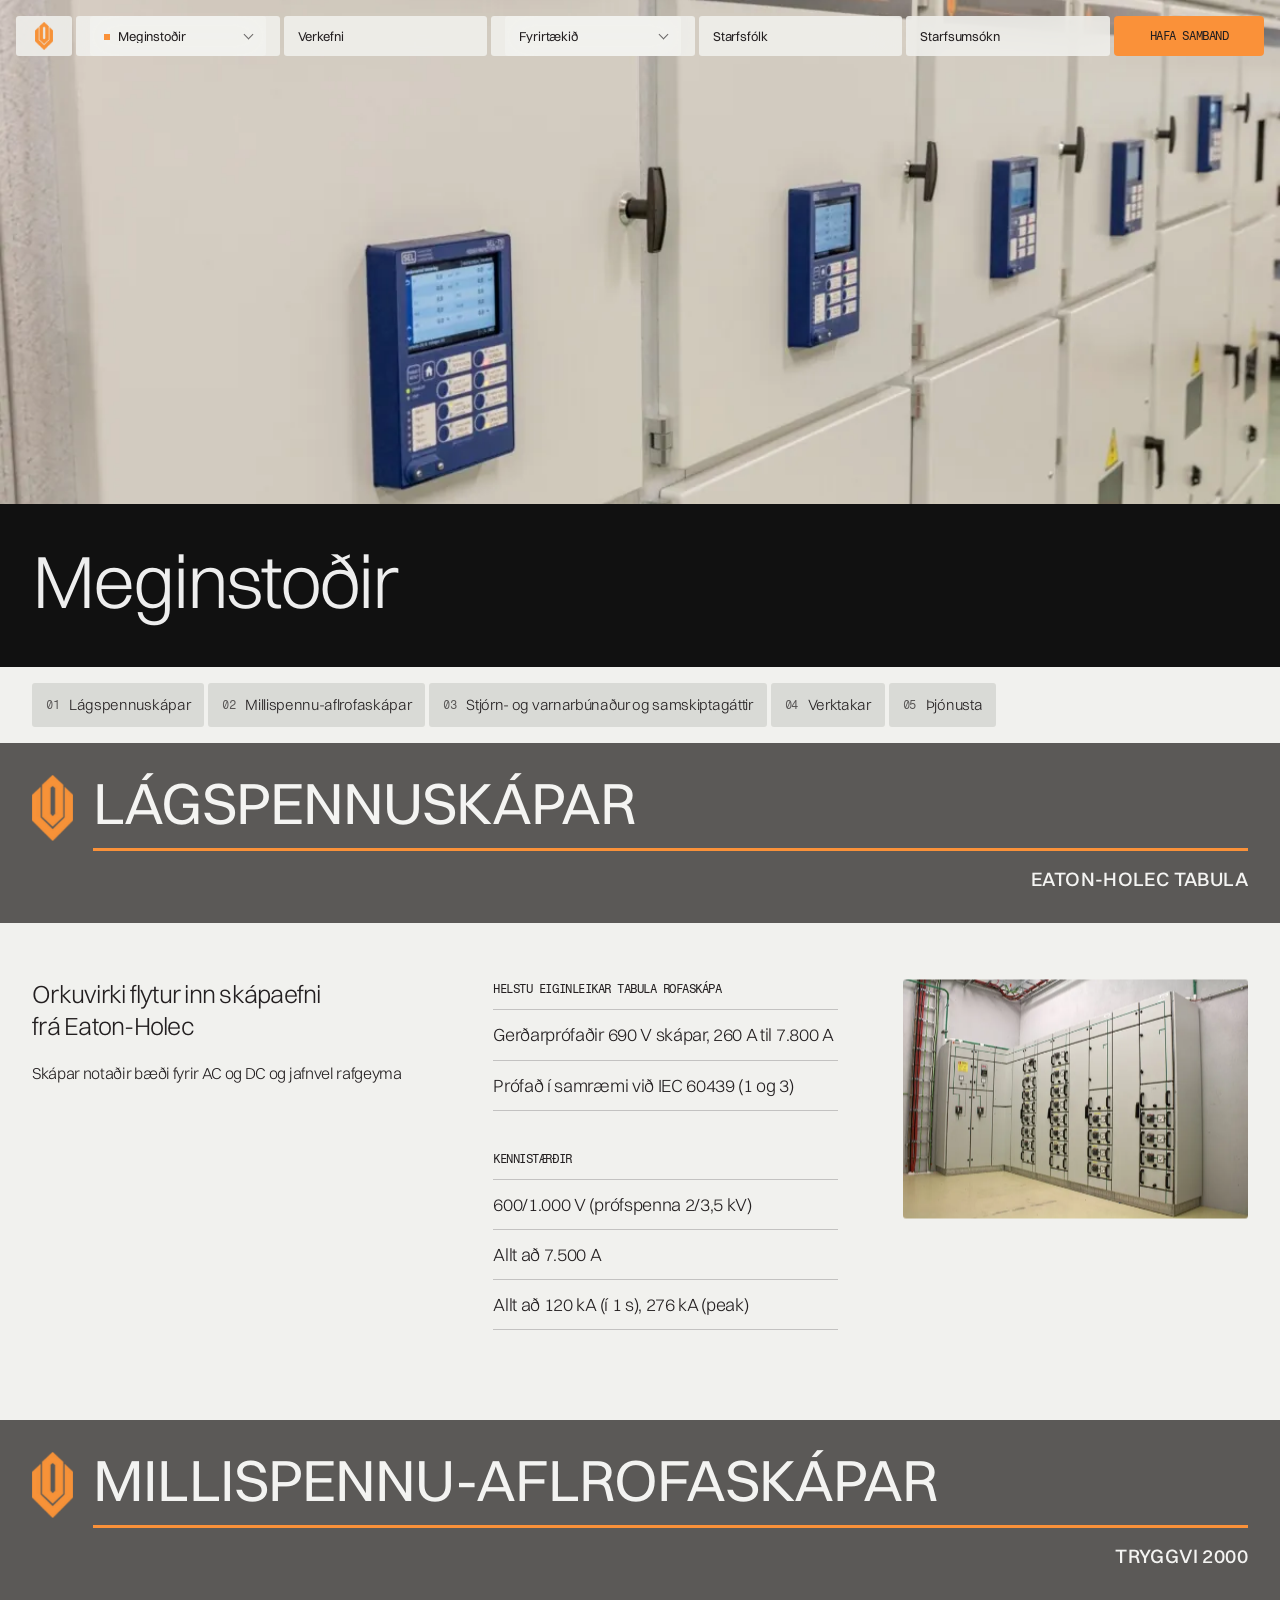
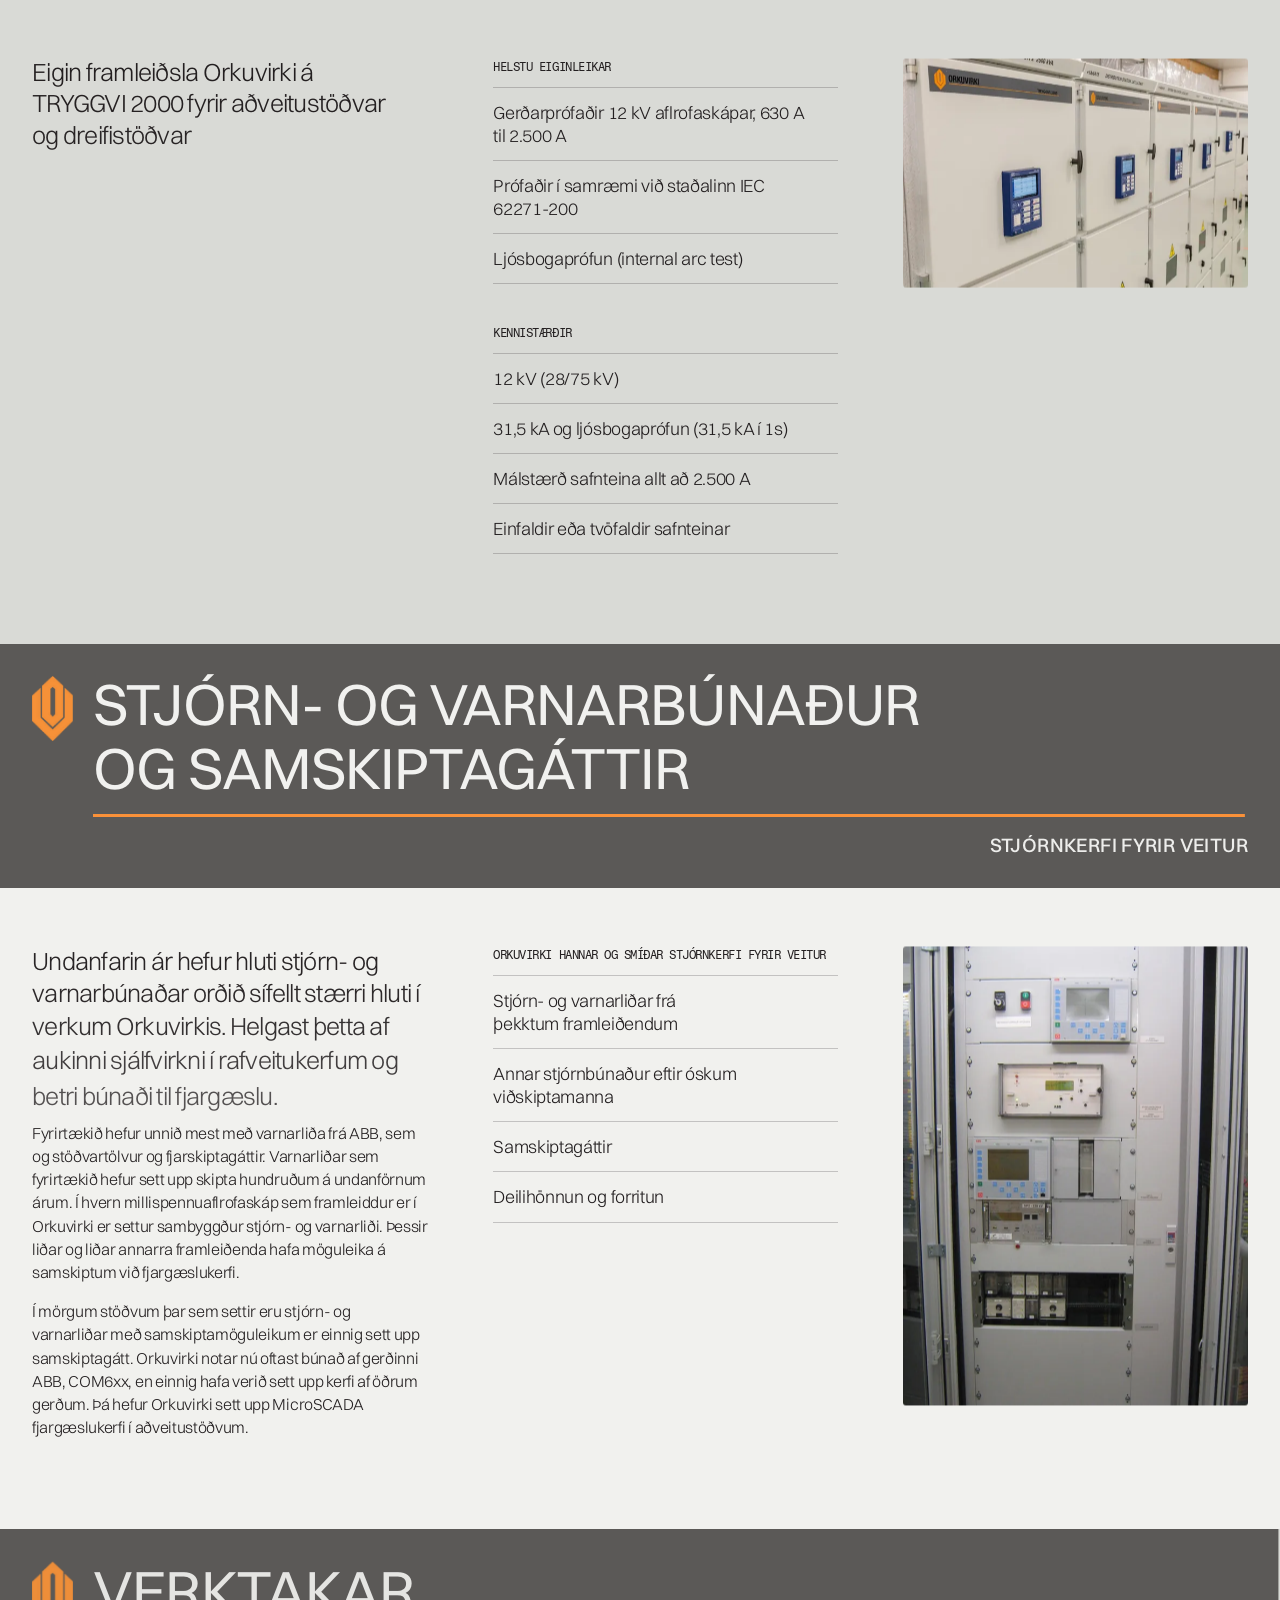
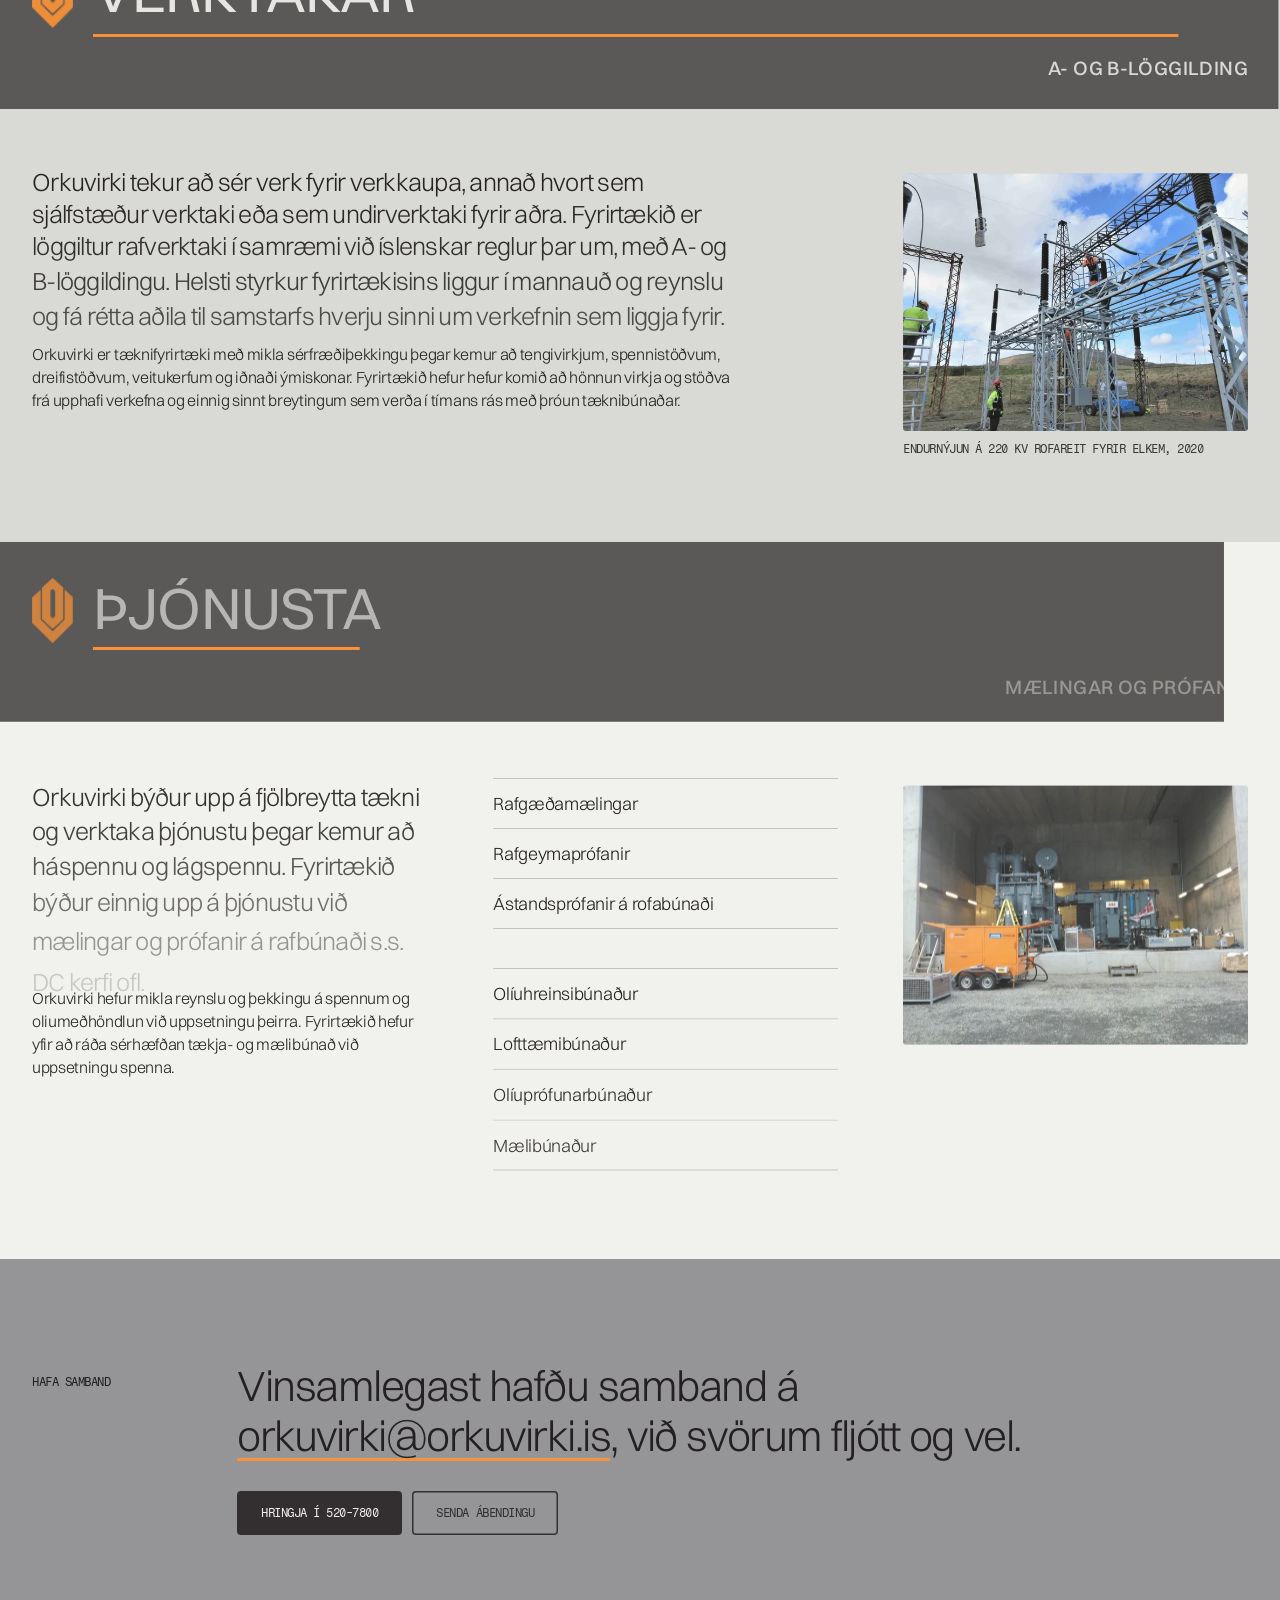
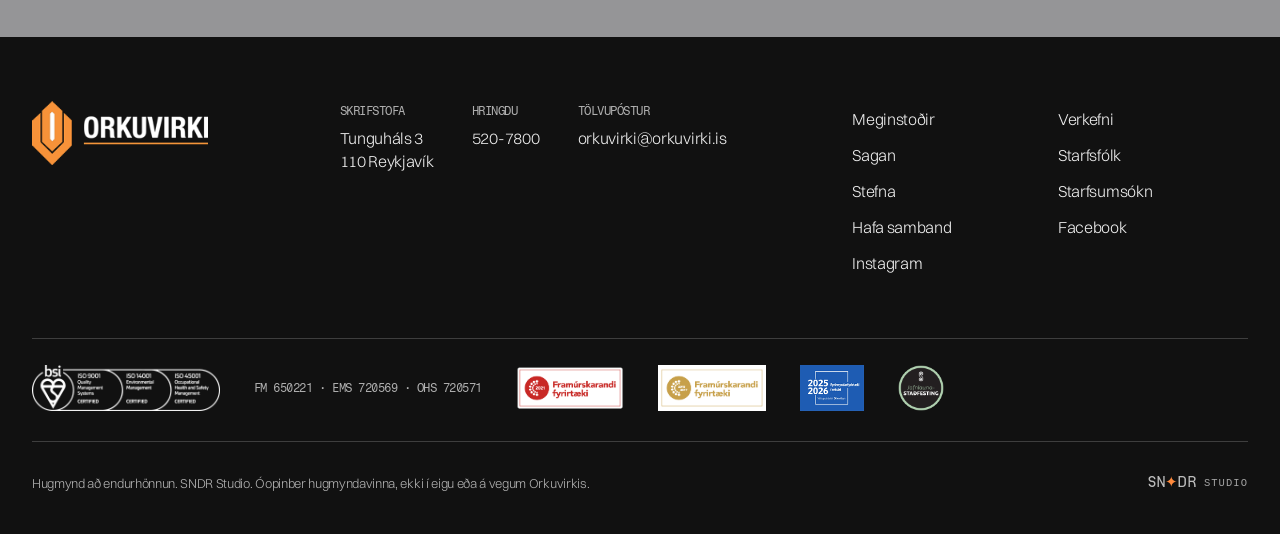
<file: meginstodir/index.html>
<!doctype html>
<html lang="is">
<head>
<meta charset="utf-8">
<meta name="viewport" content="width=device-width, initial-scale=1">
<meta name="robots" content="noindex, nofollow">
<title>Meginstoðir | Orkuvirki</title>
<meta name="description" content="Orkuvirki er tækni- og verktakafyrirtæki með vörur og þjónustu fyrir veitur, orkuframleiðendur og iðnað.">
<meta name="theme-color" content="#231f20">
<link rel="icon" type="image/png" sizes="32x32" href="../assets/img/brand/favicon-32.png">
<link rel="apple-touch-icon" sizes="180x180" href="../assets/img/brand/favicon-180.png">
<script>(function () {
  var root = document.documentElement;
  function set(v) { if (root.getAttribute('data-input') !== v) root.setAttribute('data-input', v); }
  addEventListener('pointerdown', function () { set('pointer'); }, true);
  addEventListener('keydown', function (e) {
    if (e.key === 'Shift' || e.key === 'Control' || e.key === 'Alt' || e.key === 'Meta') return;
    set('key');
  }, true);
})();</script>
<script>(function(d){d.classList.add('js');if(!matchMedia('(prefers-reduced-motion: reduce)').matches){d.classList.add('js-motion','pre');setTimeout(function(){d.classList.remove('pre');if(!window.__ovReady)d.classList.remove('js-motion')},4000)}})(document.documentElement)</script>
<link rel="preload" href="../assets/fonts/Switzer-Light.woff2" as="font" type="font/woff2" crossorigin>
<link rel="stylesheet" href="../assets/css/site.css?mwf3vee5">
<link rel="stylesheet" href="../assets/css/sndr.css?mwf3vee5">
</head>
<body class="">
<a class="skip" href="#efni">Beint í efni</a>
<div class="awning" aria-hidden="true"></div>
<header class="bar">
  <a class="bar_tile" href="../" aria-label="Orkuvirki, forsíða"><img class="bar_mark" src="../assets/img/brand/mark.png" width="88" height="142" alt=""><img class="bar_logo" src="../assets/img/brand/logo-light.png" width="220" height="80" alt=""></a>
  <nav class="bar_nav" aria-label="Aðalvalmynd">
      <div class="seg has-menu"><button class="seg_btn" type="button" aria-expanded="false" aria-controls="menu-0" data-current><span>Meginstoðir</span><i aria-hidden="true"></i></button>
        <div class="seg_panel" id="menu-0" tabindex="-1" inert><a href="../meginstodir/">Allar meginstoðir</a><a href="../meginstodir/#lagspennuskapar">Lágspennuskápar</a><a href="../meginstodir/#millispennuskapar">Millispennu-aflrofaskápar</a><a href="../meginstodir/#stjornbunadur">Stjórn- og varnarbúnaður og samskiptagáttir</a><a href="../meginstodir/#verktakar">Verktakar</a><a href="../meginstodir/#thjonusta">Þjónusta</a></div></div>
      <a class="seg" href="../verkefni/"><span>Verkefni</span></a>
      <div class="seg has-menu"><button class="seg_btn" type="button" aria-expanded="false" aria-controls="menu-2"><span>Fyrirtækið</span><i aria-hidden="true"></i></button>
        <div class="seg_panel" id="menu-2" tabindex="-1" inert><a href="../sagan/">Sagan</a><a href="../stefna/">Stefna</a></div></div>
      <a class="seg" href="../starfsfolk/"><span>Starfsfólk</span></a>
      <a class="seg" href="../starfsumsokn/"><span>Starfsumsókn</span></a>
  </nav>
  <a class="bar_cta btn btn--orange" href="../hafa-samband/"><span>Hafa samband</span></a>
  <button class="burger" type="button" aria-expanded="false" aria-controls="sheet" aria-label="Opna valmynd"><span></span><span></span></button>
</header>
<div class="sheet" id="sheet" tabindex="-1" inert>
  <nav class="sheet_nav" aria-label="Valmynd"><div class="sheet_group"><p class="mono">Meginstoðir</p><a href="../meginstodir/">Allar meginstoðir</a><a href="../meginstodir/#lagspennuskapar">Lágspennuskápar</a><a href="../meginstodir/#millispennuskapar">Millispennu-aflrofaskápar</a><a href="../meginstodir/#stjornbunadur">Stjórn- og varnarbúnaður og samskiptagáttir</a><a href="../meginstodir/#verktakar">Verktakar</a><a href="../meginstodir/#thjonusta">Þjónusta</a></div><a class="sheet_big" href="../verkefni/">Verkefni</a><div class="sheet_group"><p class="mono">Fyrirtækið</p><a href="../sagan/">Sagan</a><a href="../stefna/">Stefna</a></div><a class="sheet_big" href="../starfsfolk/">Starfsfólk</a><a class="sheet_big" href="../starfsumsokn/">Starfsumsókn</a><a class="sheet_big" href="../hafa-samband/">Hafa samband</a></nav>
  <p class="sheet_foot"><a href="tel:+3545207800">520-7800</a><a href="mailto:orkuvirki@orkuvirki.is">orkuvirki@orkuvirki.is</a></p>
</div>
<main id="efni">

<header class="phead">
  <div class="phead_pic"><img src="../assets/img/tryggvi-plate-1200.webp" srcset="../assets/img/tryggvi-plate-640.webp 640w, ../assets/img/tryggvi-plate-1200.webp 1200w" sizes="100vw" width="1200" height="800" alt="TRYGGVI 2000 aflrofaskápar" fetchpriority="high" decoding="async" style="object-position:50% 22%"></div>
  <div class="phead_txt"><h1 class="d1" data-lines>Meginstoðir</h1></div>
</header>
<nav class="jump" aria-label="Meginstoðir"><a href="#lagspennuskapar"><span class="mono">01</span>Lágspennuskápar</a><a href="#millispennuskapar"><span class="mono">02</span>Millispennu-aflrofaskápar</a><a href="#stjornbunadur"><span class="mono">03</span>Stjórn- og varnarbúnaður og samskiptagáttir</a><a href="#verktakar"><span class="mono">04</span>Verktakar</a><a href="#thjonusta"><span class="mono">05</span>Þjónusta</a></nav>
<section class="pil" aria-labelledby="h-lagspennuskapar">
  <div class="plate" data-plate id="lagspennuskapar">
    <img class="plate_mark" src="../assets/img/brand/mark.png" width="88" height="142" alt="">
    <h2 class="plate_title" id="h-lagspennuskapar">Lágspennuskápar</h2>
    <span class="plate_rule" aria-hidden="true"></span>
    <span></span>
    <p class="plate_tag" translate="no">Eaton-Holec Tabula</p>
  </div>
  <div class="pil_body">
    <div class="pil_txt"><p class="d3" data-lines>Orkuvirki flytur inn skápaefni frá Eaton-Holec</p><p data-fade>Skápar notaðir bæði fyrir AC og DC og jafnvel rafgeyma</p></div>
    <div class="rating" data-rating>
      <div class="rating_g"><p class="mono">Helstu eiginleikar Tabula rofaskápa</p><ul class="rating_l"><li>Gerðarprófaðir 690&nbsp;V skápar, 260&nbsp;A til 7.800&nbsp;A</li><li>Prófað í samræmi við IEC 60439 (1 og 3)</li></ul></div>
      <div class="rating_g"><p class="mono">Kennistærðir</p><ul class="rating_l"><li>600/1.000&nbsp;V (prófspenna 2/3,5&nbsp;kV)</li><li>Allt að 7.500&nbsp;A</li><li>Allt að 120&nbsp;kA (í 1 s), 276&nbsp;kA (peak)</li></ul></div>
    </div>
    <figure class="pil_pic" data-rise><img src="../assets/img/lowvoltage-1200.webp" srcset="../assets/img/lowvoltage-640.webp 640w, ../assets/img/lowvoltage-1200.webp 1200w" sizes="(min-width: 834px) 36vw, 100vw" width="1200" height="832" alt="Lágspennuskápar í tengirými" loading="lazy" decoding="async"></figure>
  </div>
</section>
<section class="pil" aria-labelledby="h-millispennuskapar">
  <div class="plate" data-plate id="millispennuskapar">
    <img class="plate_mark" src="../assets/img/brand/mark.png" width="88" height="142" alt="">
    <h2 class="plate_title" id="h-millispennuskapar">Millispennu-aflrofaskápar</h2>
    <span class="plate_rule" aria-hidden="true"></span>
    <span></span>
    <p class="plate_tag" translate="no">TRYGGVI 2000</p>
  </div>
  <div class="pil_body">
    <div class="pil_txt"><p class="d3" data-lines>Eigin framleiðsla Orkuvirki á TRYGGVI 2000 fyrir aðveitustöðvar og dreifistöðvar</p></div>
    <div class="rating" data-rating>
      <div class="rating_g"><p class="mono">Helstu eiginleikar</p><ul class="rating_l"><li>Gerðarprófaðir 12&nbsp;kV aflrofaskápar, 630&nbsp;A til 2.500&nbsp;A</li><li>Prófaðir í samræmi við staðalinn IEC 62271-200</li><li>Ljósbogaprófun (internal arc test)</li></ul></div>
      <div class="rating_g"><p class="mono">Kennistærðir</p><ul class="rating_l"><li>12&nbsp;kV (28/75&nbsp;kV)</li><li>31,5&nbsp;kA og ljósbogaprófun (31,5&nbsp;kA í 1s)</li><li>Málstærð safnteina allt að 2.500&nbsp;A</li><li>Einfaldir eða tvöfaldir safnteinar</li></ul></div>
    </div>
    <figure class="pil_pic" data-rise><img src="../assets/img/tryggvi-plate-1200.webp" srcset="../assets/img/tryggvi-plate-640.webp 640w, ../assets/img/tryggvi-plate-1200.webp 1200w" sizes="(min-width: 834px) 36vw, 100vw" width="1200" height="800" alt="TRYGGVI 2000 aflrofaskápar með merki Orkuvirkis" loading="lazy" decoding="async"></figure>
  </div>
</section>
<section class="pil" aria-labelledby="h-stjornbunadur">
  <div class="plate" data-plate id="stjornbunadur">
    <img class="plate_mark" src="../assets/img/brand/mark.png" width="88" height="142" alt="">
    <h2 class="plate_title" id="h-stjornbunadur">Stjórn- og varnarbúnaður og samskiptagáttir</h2>
    <span class="plate_rule" aria-hidden="true"></span>
    <span></span>
    <p class="plate_tag" translate="no">Stjórnkerfi fyrir veitur</p>
  </div>
  <div class="pil_body">
    <div class="pil_txt"><p class="d3" data-lines>Undanfarin ár hefur hluti stjórn- og varnarbúnaðar orðið sífellt stærri hluti í verkum Orkuvirkis. Helgast þetta af aukinni sjálfvirkni í rafveitukerfum og betri búnaði til fjargæslu.</p><p data-fade>Fyrirtækið hefur unnið mest með varnarliða frá ABB, sem og stöðvartölvur og fjarskiptagáttir. Varnarliðar sem fyrirtækið hefur sett upp skipta hundruðum á undanförnum árum. Í hvern millispennuaflrofaskáp sem framleiddur er í Orkuvirki er settur sambyggður stjórn- og varnarliði. Þessir liðar og liðar annarra framleiðenda hafa möguleika á samskiptum við fjargæslukerfi.</p><p data-fade>Í mörgum stöðvum þar sem settir eru stjórn- og varnarliðar með samskiptamöguleikum er einnig sett upp samskiptagátt. Orkuvirki notar nú oftast búnað af gerðinni ABB, COM6xx, en einnig hafa verið sett upp kerfi af öðrum gerðum. Þá hefur Orkuvirki sett upp MicroSCADA fjargæslukerfi í aðveitustöðvum.</p></div>
    <div class="rating" data-rating>
      <div class="rating_g"><p class="mono">Orkuvirki hannar og smíðar stjórnkerfi fyrir veitur</p><ul class="rating_l"><li>Stjórn- og varnarliðar frá þekktum framleiðendum</li><li>Annar stjórnbúnaður eftir óskum viðskiptamanna</li><li>Samskiptagáttir</li><li>Deilihönnun og forritun</li></ul></div>
    </div>
    <figure class="pil_pic" data-rise><img src="../assets/img/relay-900.webp" srcset="../assets/img/relay-640.webp 640w, ../assets/img/relay-900.webp 900w" sizes="(min-width: 834px) 36vw, 100vw" width="900" height="1200" alt="Stjórn- og varnarbúnaður í skáp" loading="lazy" decoding="async"></figure>
  </div>
</section>
<section class="pil" aria-labelledby="h-verktakar">
  <div class="plate" data-plate id="verktakar">
    <img class="plate_mark" src="../assets/img/brand/mark.png" width="88" height="142" alt="">
    <h2 class="plate_title" id="h-verktakar">Verktakar</h2>
    <span class="plate_rule" aria-hidden="true"></span>
    <span></span>
    <p class="plate_tag" translate="no">A- og B-löggilding</p>
  </div>
  <div class="pil_body pil_body--text">
    <div class="pil_txt"><p class="d3" data-lines>Orkuvirki tekur að sér verk fyrir verkkaupa, annað hvort sem sjálfstæður verktaki eða sem undirverktaki fyrir aðra. Fyrirtækið er löggiltur rafverktaki í samræmi við íslenskar reglur þar um, með A- og B-löggildingu. Helsti styrkur fyrirtækisins liggur í mannauð og reynslu og fá rétta aðila til samstarfs hverju sinni um verkefnin sem liggja fyrir.</p><p data-fade>Orkuvirki er tæknifyrirtæki með mikla sérfræðiþekkingu þegar kemur að tengivirkjum, spennistöðvum, dreifistöðvum, veitukerfum og iðnaði ýmiskonar. Fyrirtækið hefur hefur komið að hönnun virkja og stöðva frá upphafi verkefna og einnig sinnt breytingum sem verða í tímans rás með þróun tæknibúnaðar.</p></div>
    
    <figure class="pil_pic" data-rise><img src="../assets/img/elkem-1-1200.webp" srcset="../assets/img/elkem-1-640.webp 640w, ../assets/img/elkem-1-1200.webp 1200w" sizes="(min-width: 834px) 36vw, 100vw" width="1200" height="900" alt="Starfsmenn Orkuvirkis við 220&nbsp;kV rofareit" loading="lazy" decoding="async"><figcaption class="mono">Endurnýjun á 220 kV rofareit fyrir Elkem, 2020</figcaption></figure>
  </div>
</section>
<section class="pil" aria-labelledby="h-thjonusta">
  <div class="plate" data-plate id="thjonusta">
    <img class="plate_mark" src="../assets/img/brand/mark.png" width="88" height="142" alt="">
    <h2 class="plate_title" id="h-thjonusta">Þjónusta</h2>
    <span class="plate_rule" aria-hidden="true"></span>
    <span></span>
    <p class="plate_tag" translate="no">Mælingar og prófanir</p>
  </div>
  <div class="pil_body">
    <div class="pil_txt"><p class="d3" data-lines>Orkuvirki býður upp á fjölbreytta tækni og verktaka þjónustu þegar kemur að háspennu og lágspennu. Fyrirtækið býður einnig upp á þjónustu við mælingar og prófanir á rafbúnaði s.s. DC kerfi ofl.</p><p data-fade>Orkuvirki hefur mikla reynslu og þekkingu á spennum og oliumeðhöndlun við uppsetningu þeirra. Fyrirtækið hefur yfir að ráða sérhæfðan tækja- og mælibúnað við uppsetningu spenna.</p></div>
    <div class="rating" data-rating>
      <div class="rating_g"><ul class="rating_l"><li>Rafgæðamælingar</li><li>Rafgeymaprófanir</li><li>Ástandsprófanir á rofabúnaði</li></ul></div>
      <div class="rating_g"><ul class="rating_l"><li>Olíuhreinsibúnaður</li><li>Lofttæmibúnaður</li><li>Olíuprófunarbúnaður</li><li>Mælibúnaður</li></ul></div>
    </div>
    <figure class="pil_pic" data-rise><img src="../assets/img/transformer-1200.webp" srcset="../assets/img/transformer-640.webp 640w, ../assets/img/transformer-1200.webp 1200w" sizes="(min-width: 834px) 36vw, 100vw" width="1200" height="900" alt="Spennir og olíuhreinsibúnaður í stöðvarhúsi" loading="lazy" decoding="async"></figure>
  </div>
</section>
<section class="cta">
  <p class="mono">Hafa samband</p>
  <p class="cta_line d2" data-in>Vinsamlegast hafðu samband á <a href="mailto:orkuvirki@orkuvirki.is">orkuvirki@orkuvirki.is</a>, við svörum fljótt og vel.</p>
  <p class="cta_row" data-fade><a class="btn btn--ink" href="tel:+3545207800"><span>Hringja í 520-7800</span></a><a class="btn btn--line" href="../hafa-samband/"><span>Senda ábendingu</span></a></p>
</section>
</main>
<footer class="foot">
  <div class="foot_top">
    <a class="foot_logo" href="../" aria-label="Orkuvirki, forsíða"><img src="../assets/img/brand/logo-light.png" width="220" height="80" alt="Orkuvirki" loading="lazy"></a>
    <dl class="foot_contact">
      <div><dt class="mono">Skrifstofa</dt><dd>Tunguháls 3<br>110 Reykjavík</dd></div>
      <div><dt class="mono">Hringdu</dt><dd><a href="tel:+3545207800">520-7800</a></dd></div>
      <div><dt class="mono">Tölvupóstur</dt><dd><a href="mailto:orkuvirki@orkuvirki.is">orkuvirki@orkuvirki.is</a></dd></div>
    </dl>
    <nav class="foot_nav" aria-label="Neðanmáls">
      <a href="../meginstodir/">Meginstoðir</a><a href="../verkefni/">Verkefni</a><a href="../sagan/">Sagan</a><a href="../starfsfolk/">Starfsfólk</a><a href="../stefna/">Stefna</a><a href="../starfsumsokn/">Starfsumsókn</a><a href="../hafa-samband/">Hafa samband</a>
      <a href="https://www.facebook.com/ORKUVIRKI/" rel="noopener">Facebook</a><a href="https://www.instagram.com/orkuvirki/" rel="noopener">Instagram</a>
    </nav>
  </div>
  <div class="foot_certs">
    <img src="../assets/img/brand/bsi-white.png" width="400" height="98" alt="BSI: ISO 9001, ISO 14001 og ISO 45001 vottun" loading="lazy">
    <span class="mono">FM 650221 · EMS 720569 · OHS 720571</span>
    <img src="../assets/img/brand/ff-2021.png" width="558" height="238" alt="Framúrskarandi fyrirtæki 2021, Creditinfo" loading="lazy">
    <img src="../assets/img/brand/ff-2013-2017.png" width="558" height="238" alt="Framúrskarandi fyrirtæki 2013 til 2017, Creditinfo" loading="lazy">
    <img src="../assets/img/brand/fyrirmyndar.png" width="124" height="88" alt="Fyrirmyndarfyrirtæki í rekstri 2025 til 2026" loading="lazy">
    <img src="../assets/img/brand/jafnlaun.png" width="568" height="568" alt="Jafnlaunastaðfesting" loading="lazy">
  </div>
  <div class="foot_credit"><p>Hugmynd að endurhönnun. SNDR Studio. Óopinber hugmyndavinna, ekki í eigu eða á vegum Orkuvirkis.</p><a class="sndr-badge" href="https://sndrstudio.is" target="_blank" rel="noreferrer"
  aria-label="Hannað af SNDR Studio" data-logotype
  style="--sndr-ink:rgba(255,255,255,0.72);--sndr-ember:#FF8A3D">
  <span class="sndr-badge-mark">SN<span class="sndr-badge-star">✦</span>DR</span>
  <span class="sndr-badge-studio">STUDIO</span>
</a></div>
</footer>
<script src="../assets/vendor/gsap.min.js" defer></script>
<script src="../assets/vendor/ScrollTrigger.min.js" defer></script>
<script src="../assets/vendor/SplitText.min.js" defer></script>
<script src="../assets/vendor/lenis.min.js" defer></script>
<script src="../assets/js/site.js?mwf3vee5" defer></script>
</body>
</html>
</file>
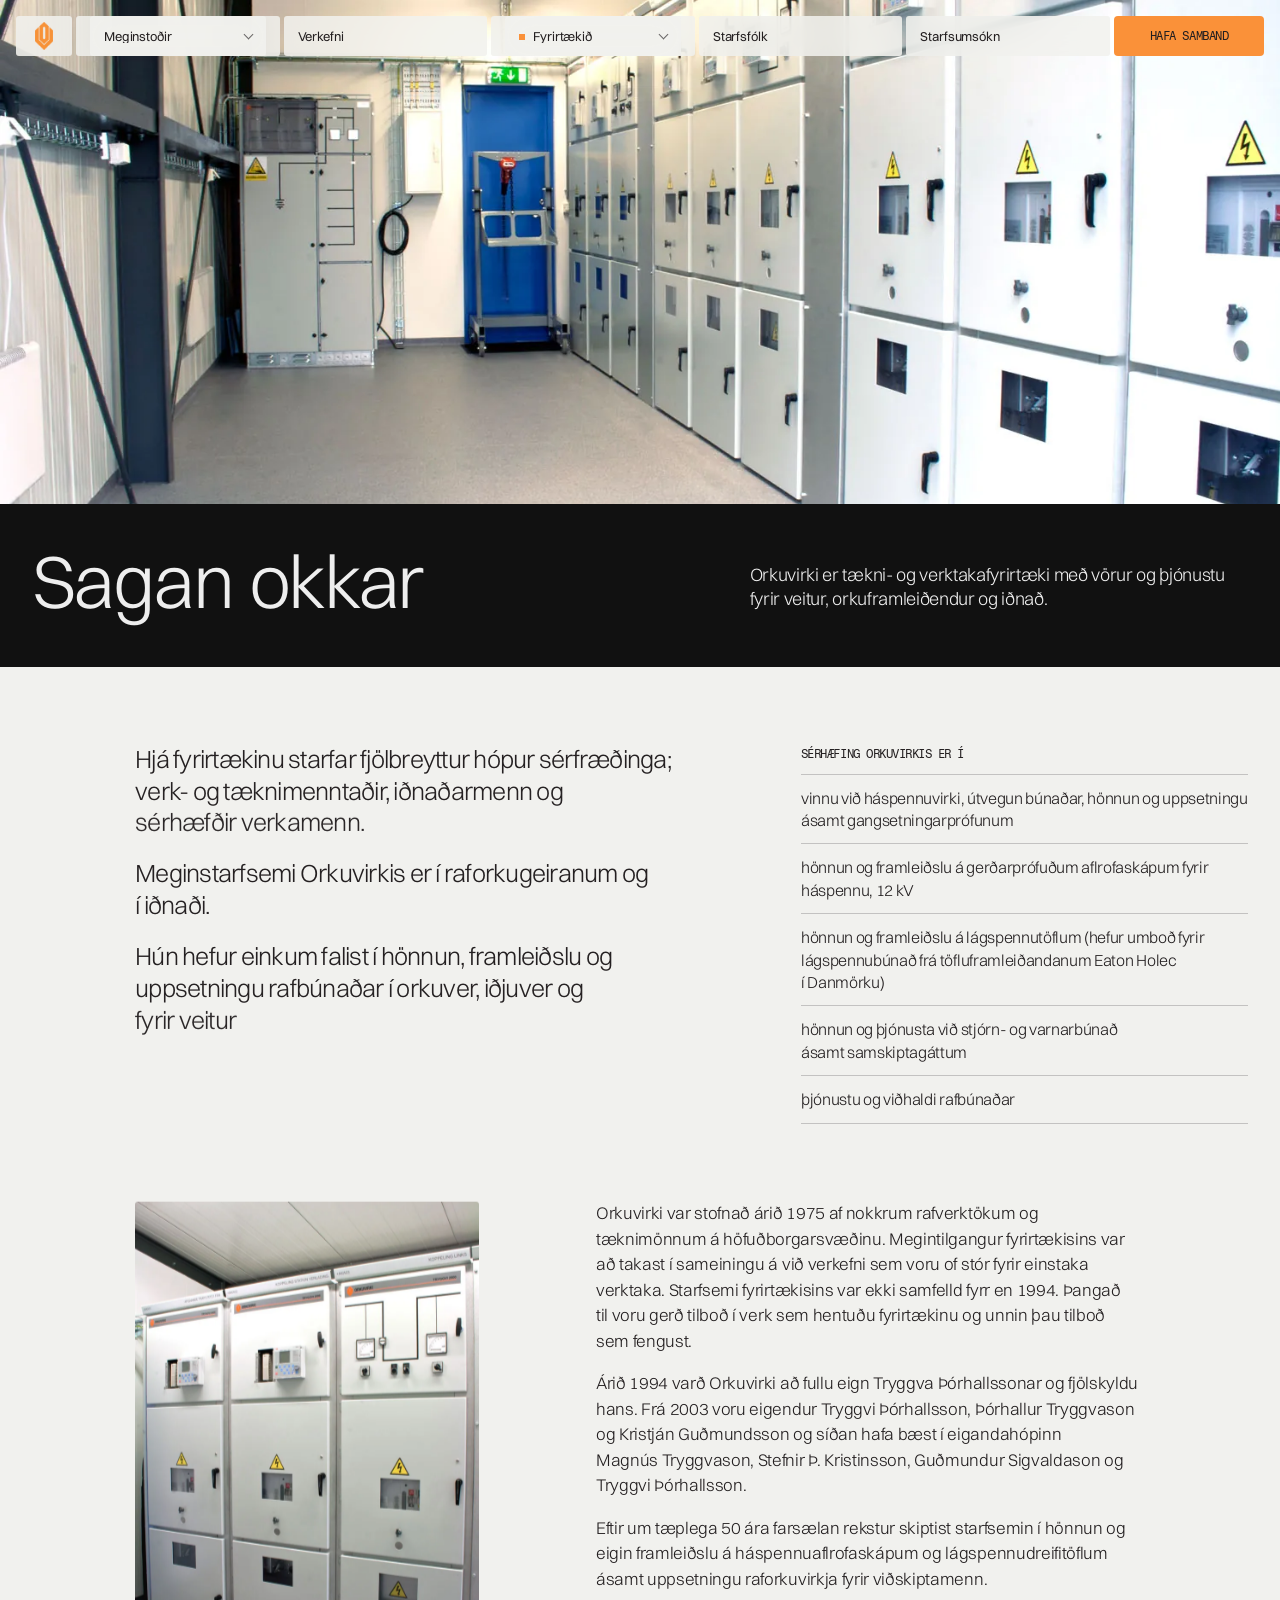
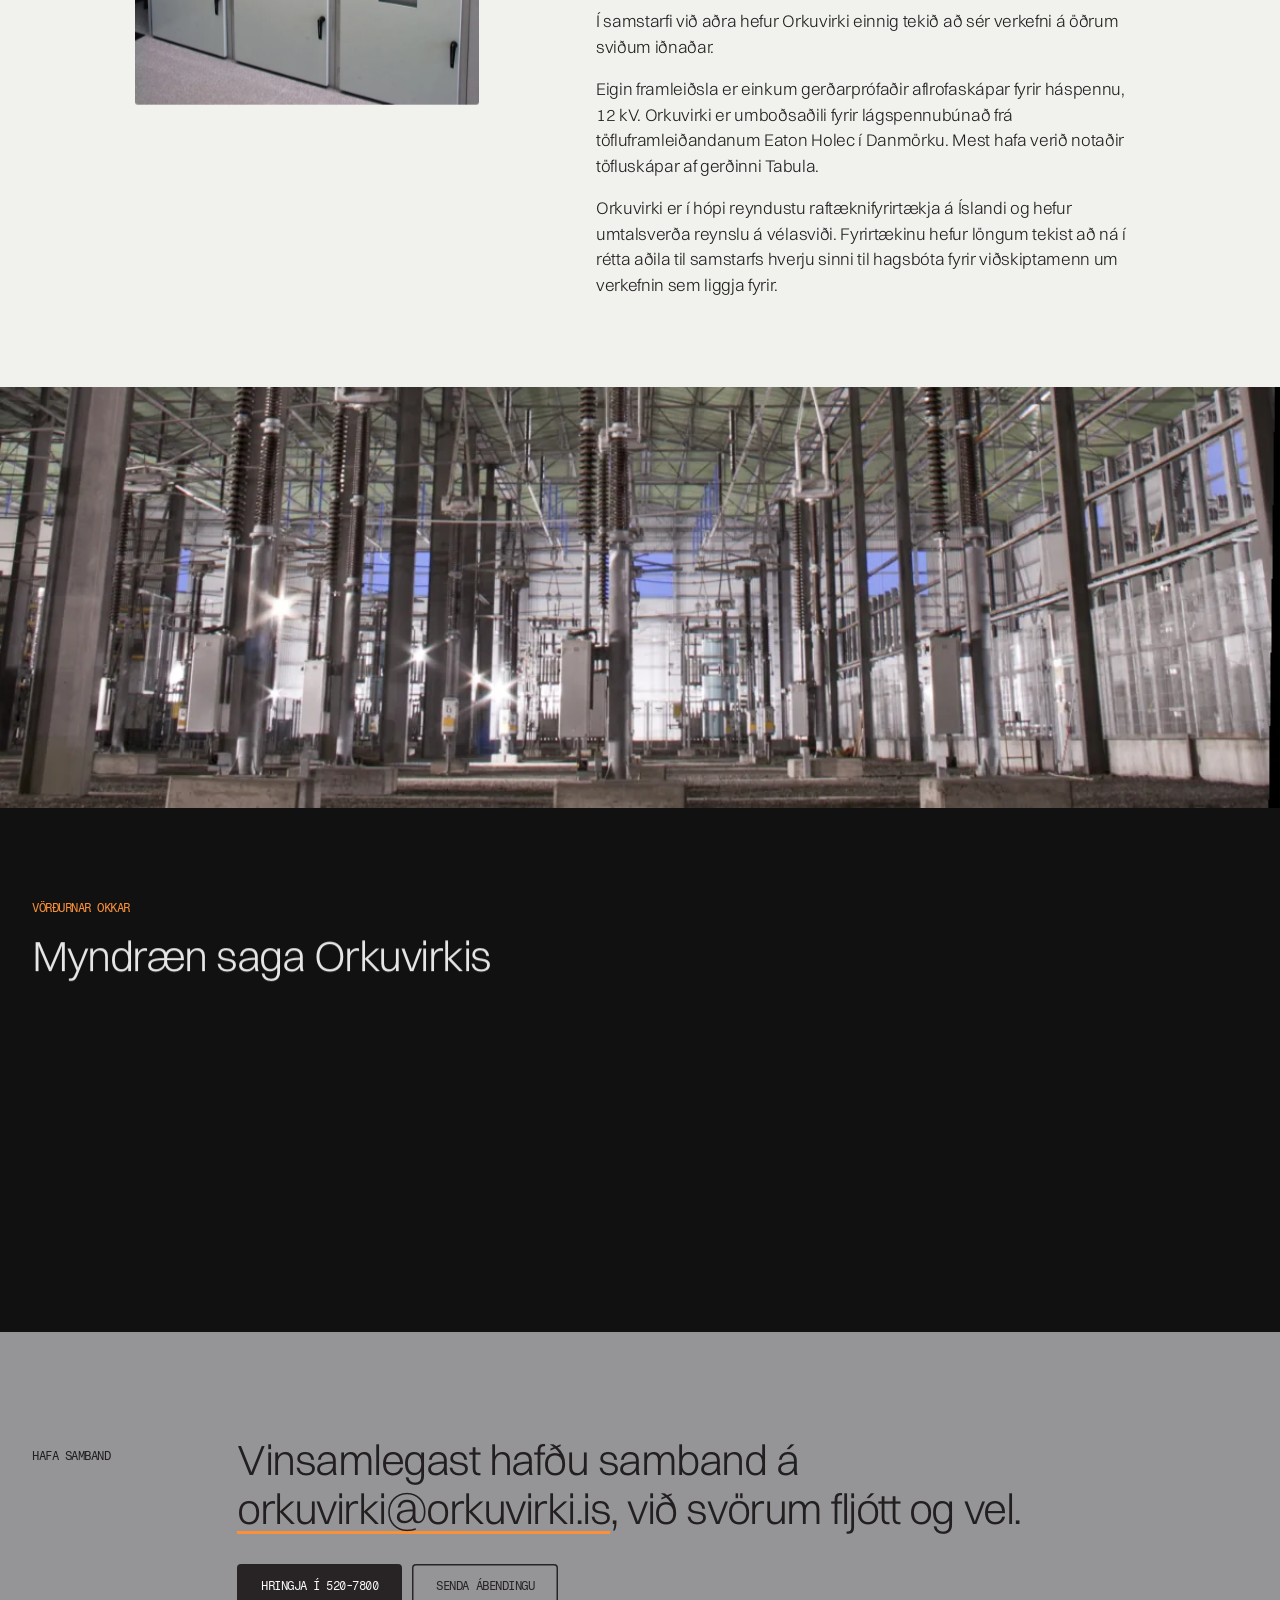
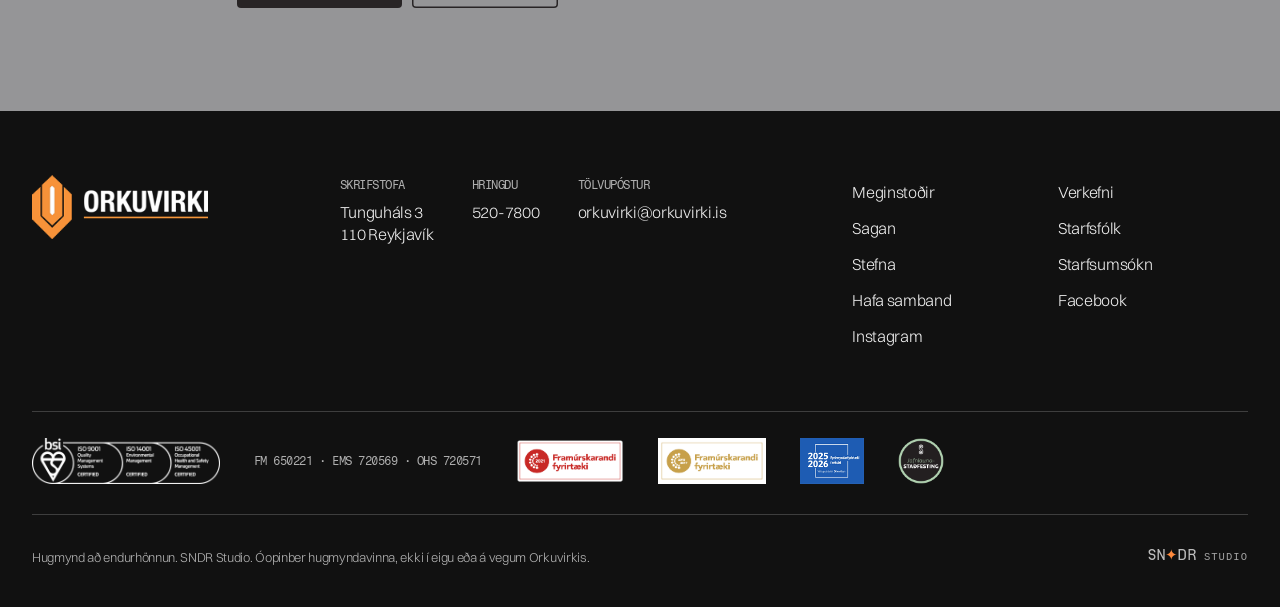
<file: sagan/index.html>
<!doctype html>
<html lang="is">
<head>
<meta charset="utf-8">
<meta name="viewport" content="width=device-width, initial-scale=1">
<meta name="robots" content="noindex, nofollow">
<title>Sagan okkar | Orkuvirki</title>
<meta name="description" content="Orkuvirki er tækni- og verktakafyrirtæki með vörur og þjónustu fyrir veitur, orkuframleiðendur og iðnað.">
<meta name="theme-color" content="#231f20">
<link rel="icon" type="image/png" sizes="32x32" href="../assets/img/brand/favicon-32.png">
<link rel="apple-touch-icon" sizes="180x180" href="../assets/img/brand/favicon-180.png">
<script>(function () {
  var root = document.documentElement;
  function set(v) { if (root.getAttribute('data-input') !== v) root.setAttribute('data-input', v); }
  addEventListener('pointerdown', function () { set('pointer'); }, true);
  addEventListener('keydown', function (e) {
    if (e.key === 'Shift' || e.key === 'Control' || e.key === 'Alt' || e.key === 'Meta') return;
    set('key');
  }, true);
})();</script>
<script>(function(d){d.classList.add('js');if(!matchMedia('(prefers-reduced-motion: reduce)').matches){d.classList.add('js-motion','pre');setTimeout(function(){d.classList.remove('pre');if(!window.__ovReady)d.classList.remove('js-motion')},4000)}})(document.documentElement)</script>
<link rel="preload" href="../assets/fonts/Switzer-Light.woff2" as="font" type="font/woff2" crossorigin>
<link rel="stylesheet" href="../assets/css/site.css?mwf3vee5">
<link rel="stylesheet" href="../assets/css/sndr.css?mwf3vee5">
</head>
<body class="">
<a class="skip" href="#efni">Beint í efni</a>
<div class="awning" aria-hidden="true"></div>
<header class="bar">
  <a class="bar_tile" href="../" aria-label="Orkuvirki, forsíða"><img class="bar_mark" src="../assets/img/brand/mark.png" width="88" height="142" alt=""><img class="bar_logo" src="../assets/img/brand/logo-light.png" width="220" height="80" alt=""></a>
  <nav class="bar_nav" aria-label="Aðalvalmynd">
      <div class="seg has-menu"><button class="seg_btn" type="button" aria-expanded="false" aria-controls="menu-0"><span>Meginstoðir</span><i aria-hidden="true"></i></button>
        <div class="seg_panel" id="menu-0" tabindex="-1" inert><a href="../meginstodir/">Allar meginstoðir</a><a href="../meginstodir/#lagspennuskapar">Lágspennuskápar</a><a href="../meginstodir/#millispennuskapar">Millispennu-aflrofaskápar</a><a href="../meginstodir/#stjornbunadur">Stjórn- og varnarbúnaður og samskiptagáttir</a><a href="../meginstodir/#verktakar">Verktakar</a><a href="../meginstodir/#thjonusta">Þjónusta</a></div></div>
      <a class="seg" href="../verkefni/"><span>Verkefni</span></a>
      <div class="seg has-menu"><button class="seg_btn" type="button" aria-expanded="false" aria-controls="menu-2" data-current><span>Fyrirtækið</span><i aria-hidden="true"></i></button>
        <div class="seg_panel" id="menu-2" tabindex="-1" inert><a href="../sagan/" aria-current="page">Sagan</a><a href="../stefna/">Stefna</a></div></div>
      <a class="seg" href="../starfsfolk/"><span>Starfsfólk</span></a>
      <a class="seg" href="../starfsumsokn/"><span>Starfsumsókn</span></a>
  </nav>
  <a class="bar_cta btn btn--orange" href="../hafa-samband/"><span>Hafa samband</span></a>
  <button class="burger" type="button" aria-expanded="false" aria-controls="sheet" aria-label="Opna valmynd"><span></span><span></span></button>
</header>
<div class="sheet" id="sheet" tabindex="-1" inert>
  <nav class="sheet_nav" aria-label="Valmynd"><div class="sheet_group"><p class="mono">Meginstoðir</p><a href="../meginstodir/">Allar meginstoðir</a><a href="../meginstodir/#lagspennuskapar">Lágspennuskápar</a><a href="../meginstodir/#millispennuskapar">Millispennu-aflrofaskápar</a><a href="../meginstodir/#stjornbunadur">Stjórn- og varnarbúnaður og samskiptagáttir</a><a href="../meginstodir/#verktakar">Verktakar</a><a href="../meginstodir/#thjonusta">Þjónusta</a></div><a class="sheet_big" href="../verkefni/">Verkefni</a><div class="sheet_group"><p class="mono">Fyrirtækið</p><a href="../sagan/">Sagan</a><a href="../stefna/">Stefna</a></div><a class="sheet_big" href="../starfsfolk/">Starfsfólk</a><a class="sheet_big" href="../starfsumsokn/">Starfsumsókn</a><a class="sheet_big" href="../hafa-samband/">Hafa samband</a></nav>
  <p class="sheet_foot"><a href="tel:+3545207800">520-7800</a><a href="mailto:orkuvirki@orkuvirki.is">orkuvirki@orkuvirki.is</a></p>
</div>
<main id="efni">

<header class="phead">
  <div class="phead_pic"><img src="../assets/img/room-1500.webp" srcset="../assets/img/room-640.webp 640w, ../assets/img/room-1500.webp 1500w" sizes="100vw" width="1500" height="975" alt="TRYGGVI 2000 aflrofaskápar í tilbúinni spennistöð" fetchpriority="high" decoding="async" style="object-position:50% 40%"></div>
  <div class="phead_txt"><h1 class="d1" data-lines>Sagan okkar</h1><p class="lead" data-fade>Orkuvirki er tækni- og verktakafyrirtæki með vörur og þjónustu fyrir veitur, orkuframleiðendur og iðnað.</p></div>
</header>
<section class="prose">
  <div class="prose_col"><p class="d3" data-lines>Hjá fyrirtækinu starfar fjölbreyttur hópur sérfræðinga; verk- og tæknimenntaðir, iðnaðarmenn og sérhæfðir verkamenn.</p><p class="d3" data-lines>Meginstarfsemi Orkuvirkis er í raforkugeiranum og í iðnaði.</p><p class="d3" data-lines>Hún hefur einkum falist í hönnun, framleiðslu og uppsetningu rafbúnaðar í orkuver, iðjuver og fyrir veitur</p></div>
  <div class="prose_plate"><p class="mono">Sérhæfing Orkuvirkis er í</p><ul class="rules" data-rating><li>vinnu við háspennuvirki, útvegun búnaðar, hönnun og uppsetningu ásamt gangsetningarprófunum</li><li>hönnun og framleiðslu á gerðarprófuðum aflrofaskápum fyrir háspennu, 12&nbsp;kV</li><li>hönnun og framleiðslu á lágspennutöflum (hefur umboð fyrir lágspennubúnað frá töfluframleiðandanum Eaton Holec í Danmörku)</li><li>hönnun og þjónusta við stjórn- og varnarbúnað ásamt samskiptagáttum</li><li>þjónustu og viðhaldi rafbúnaðar</li></ul></div>
</section>
<section class="hist">
  <figure class="hist_pic" data-rise><img src="../assets/img/tryggvi-front-800.webp" width="800" height="1168" alt="Þrír TRYGGVI 2000 aflrofaskápar" loading="lazy" decoding="async"></figure>
  <div class="hist_txt"><p data-fade>Orkuvirki var stofnað árið 1975 af nokkrum rafverktökum og tæknimönnum á höfuðborgarsvæðinu. Megintilgangur fyrirtækisins var að takast í sameiningu á við verkefni sem voru of stór fyrir einstaka verktaka. Starfsemi fyrirtækisins var ekki samfelld fyrr en 1994. Þangað til voru gerð tilboð í verk sem hentuðu fyrirtækinu og unnin þau tilboð sem fengust.</p><p data-fade>Árið 1994 varð Orkuvirki að fullu eign Tryggva Þórhallssonar og fjölskyldu hans. Frá 2003 voru eigendur Tryggvi Þórhallsson, Þórhallur Tryggvason og Kristján Guðmundsson og síðan hafa bæst í eigandahópinn Magnús Tryggvason, Stefnir Þ. Kristinsson, Guðmundur Sigvaldason og Tryggvi Þórhallsson.</p><p data-fade>Eftir um tæplega 50 ára farsælan rekstur skiptist starfsemin í hönnun og eigin framleiðslu á háspennuaflrofaskápum og lágspennudreifitöflum ásamt uppsetningu raforkuvirkja fyrir viðskiptamenn.</p><p data-fade>Í samstarfi við aðra hefur Orkuvirki einnig tekið að sér verkefni á öðrum sviðum iðnaðar.</p><p data-fade>Eigin framleiðsla er einkum gerðarprófaðir aflrofaskápar fyrir háspennu, 12&nbsp;kV. Orkuvirki er umboðsaðili fyrir lágspennubúnað frá töfluframleiðandanum Eaton Holec í Danmörku. Mest hafa verið notaðir töfluskápar af gerðinni Tabula.</p><p data-fade>Orkuvirki er í hópi reyndustu raftæknifyrirtækja á Íslandi og hefur umtalsverða reynslu á vélasviði. Fyrirtækinu hefur löngum tekist að ná í rétta aðila til samstarfs hverju sinni til hagsbóta fyrir viðskiptamenn um verkefnin sem liggja fyrir.</p></div>
</section>
<figure class="wide" data-rise><img src="../assets/img/hall-1200.webp" width="1200" height="395" alt="Rofabúnaður í tengivirki" loading="lazy" decoding="async"></figure>
<section class="tl tl--page" aria-labelledby="tl-h">
  <div class="tl_head"><p class="mono">Vörðurnar okkar</p><h2 class="d2" id="tl-h" data-lines>Myndræn saga Orkuvirkis</h2></div>
  <ol class="tl_list" data-timeline><li><span class="tl_y mono">1975</span><span class="tl_t">Orkuvirki stofnað sem rafverktaka fyrirtæki</span></li><li><span class="tl_y mono">1992</span><span class="tl_t">Orkuvirki setur á markað fyrstu kynslóð 12&nbsp;kV rofaskápa</span></li><li><span class="tl_y mono">1994</span><span class="tl_t">Orkuvirki að fullu í eigu Tryggva Þórhallssonar</span></li><li><span class="tl_y mono">2000</span><span class="tl_t">Orkuvirki setur á markað aðra kynslóð 12&nbsp;kV rofaskápa</span></li><li><span class="tl_y mono">2000</span><span class="tl_t">Orkuvirki orðið öflugt tækni- og verktaka fyrirtæki</span></li><li><span class="tl_y mono">2003</span><span class="tl_t">Orkuvirki í eigu 3 starfsmanna</span></li><li><span class="tl_y mono">2016</span><span class="tl_t">Orkuvirki fær ISO 9001 vottun</span></li><li><span class="tl_y mono">2017</span><span class="tl_t">Orkuvirki framúrskarandi fyrirtæki 5. árið í röð að mati Creditinfo</span></li><li><span class="tl_y mono">2020</span><span class="tl_t">Orkuvirki í eigu 5 starfsmanna</span></li><li><span class="tl_y mono">2021</span><span class="tl_t">Orkuvirki fær ISO 14001 og 45001 vottun og er framúrskarandi fyrirtæki að mati Creditinfo</span></li><li><span class="tl_y mono">2022</span><span class="tl_t">Orkuvirki fær jafnlaunastaðfestingu</span></li></ol>
</section>
<section class="cta">
  <p class="mono">Hafa samband</p>
  <p class="cta_line d2" data-in>Vinsamlegast hafðu samband á <a href="mailto:orkuvirki@orkuvirki.is">orkuvirki@orkuvirki.is</a>, við svörum fljótt og vel.</p>
  <p class="cta_row" data-fade><a class="btn btn--ink" href="tel:+3545207800"><span>Hringja í 520-7800</span></a><a class="btn btn--line" href="../hafa-samband/"><span>Senda ábendingu</span></a></p>
</section>
</main>
<footer class="foot">
  <div class="foot_top">
    <a class="foot_logo" href="../" aria-label="Orkuvirki, forsíða"><img src="../assets/img/brand/logo-light.png" width="220" height="80" alt="Orkuvirki" loading="lazy"></a>
    <dl class="foot_contact">
      <div><dt class="mono">Skrifstofa</dt><dd>Tunguháls 3<br>110 Reykjavík</dd></div>
      <div><dt class="mono">Hringdu</dt><dd><a href="tel:+3545207800">520-7800</a></dd></div>
      <div><dt class="mono">Tölvupóstur</dt><dd><a href="mailto:orkuvirki@orkuvirki.is">orkuvirki@orkuvirki.is</a></dd></div>
    </dl>
    <nav class="foot_nav" aria-label="Neðanmáls">
      <a href="../meginstodir/">Meginstoðir</a><a href="../verkefni/">Verkefni</a><a href="../sagan/">Sagan</a><a href="../starfsfolk/">Starfsfólk</a><a href="../stefna/">Stefna</a><a href="../starfsumsokn/">Starfsumsókn</a><a href="../hafa-samband/">Hafa samband</a>
      <a href="https://www.facebook.com/ORKUVIRKI/" rel="noopener">Facebook</a><a href="https://www.instagram.com/orkuvirki/" rel="noopener">Instagram</a>
    </nav>
  </div>
  <div class="foot_certs">
    <img src="../assets/img/brand/bsi-white.png" width="400" height="98" alt="BSI: ISO 9001, ISO 14001 og ISO 45001 vottun" loading="lazy">
    <span class="mono">FM 650221 · EMS 720569 · OHS 720571</span>
    <img src="../assets/img/brand/ff-2021.png" width="558" height="238" alt="Framúrskarandi fyrirtæki 2021, Creditinfo" loading="lazy">
    <img src="../assets/img/brand/ff-2013-2017.png" width="558" height="238" alt="Framúrskarandi fyrirtæki 2013 til 2017, Creditinfo" loading="lazy">
    <img src="../assets/img/brand/fyrirmyndar.png" width="124" height="88" alt="Fyrirmyndarfyrirtæki í rekstri 2025 til 2026" loading="lazy">
    <img src="../assets/img/brand/jafnlaun.png" width="568" height="568" alt="Jafnlaunastaðfesting" loading="lazy">
  </div>
  <div class="foot_credit"><p>Hugmynd að endurhönnun. SNDR Studio. Óopinber hugmyndavinna, ekki í eigu eða á vegum Orkuvirkis.</p><a class="sndr-badge" href="https://sndrstudio.is" target="_blank" rel="noreferrer"
  aria-label="Hannað af SNDR Studio" data-logotype
  style="--sndr-ink:rgba(255,255,255,0.72);--sndr-ember:#FF8A3D">
  <span class="sndr-badge-mark">SN<span class="sndr-badge-star">✦</span>DR</span>
  <span class="sndr-badge-studio">STUDIO</span>
</a></div>
</footer>
<script src="../assets/vendor/gsap.min.js" defer></script>
<script src="../assets/vendor/ScrollTrigger.min.js" defer></script>
<script src="../assets/vendor/SplitText.min.js" defer></script>
<script src="../assets/vendor/lenis.min.js" defer></script>
<script src="../assets/js/site.js?mwf3vee5" defer></script>
</body>
</html>
</file>
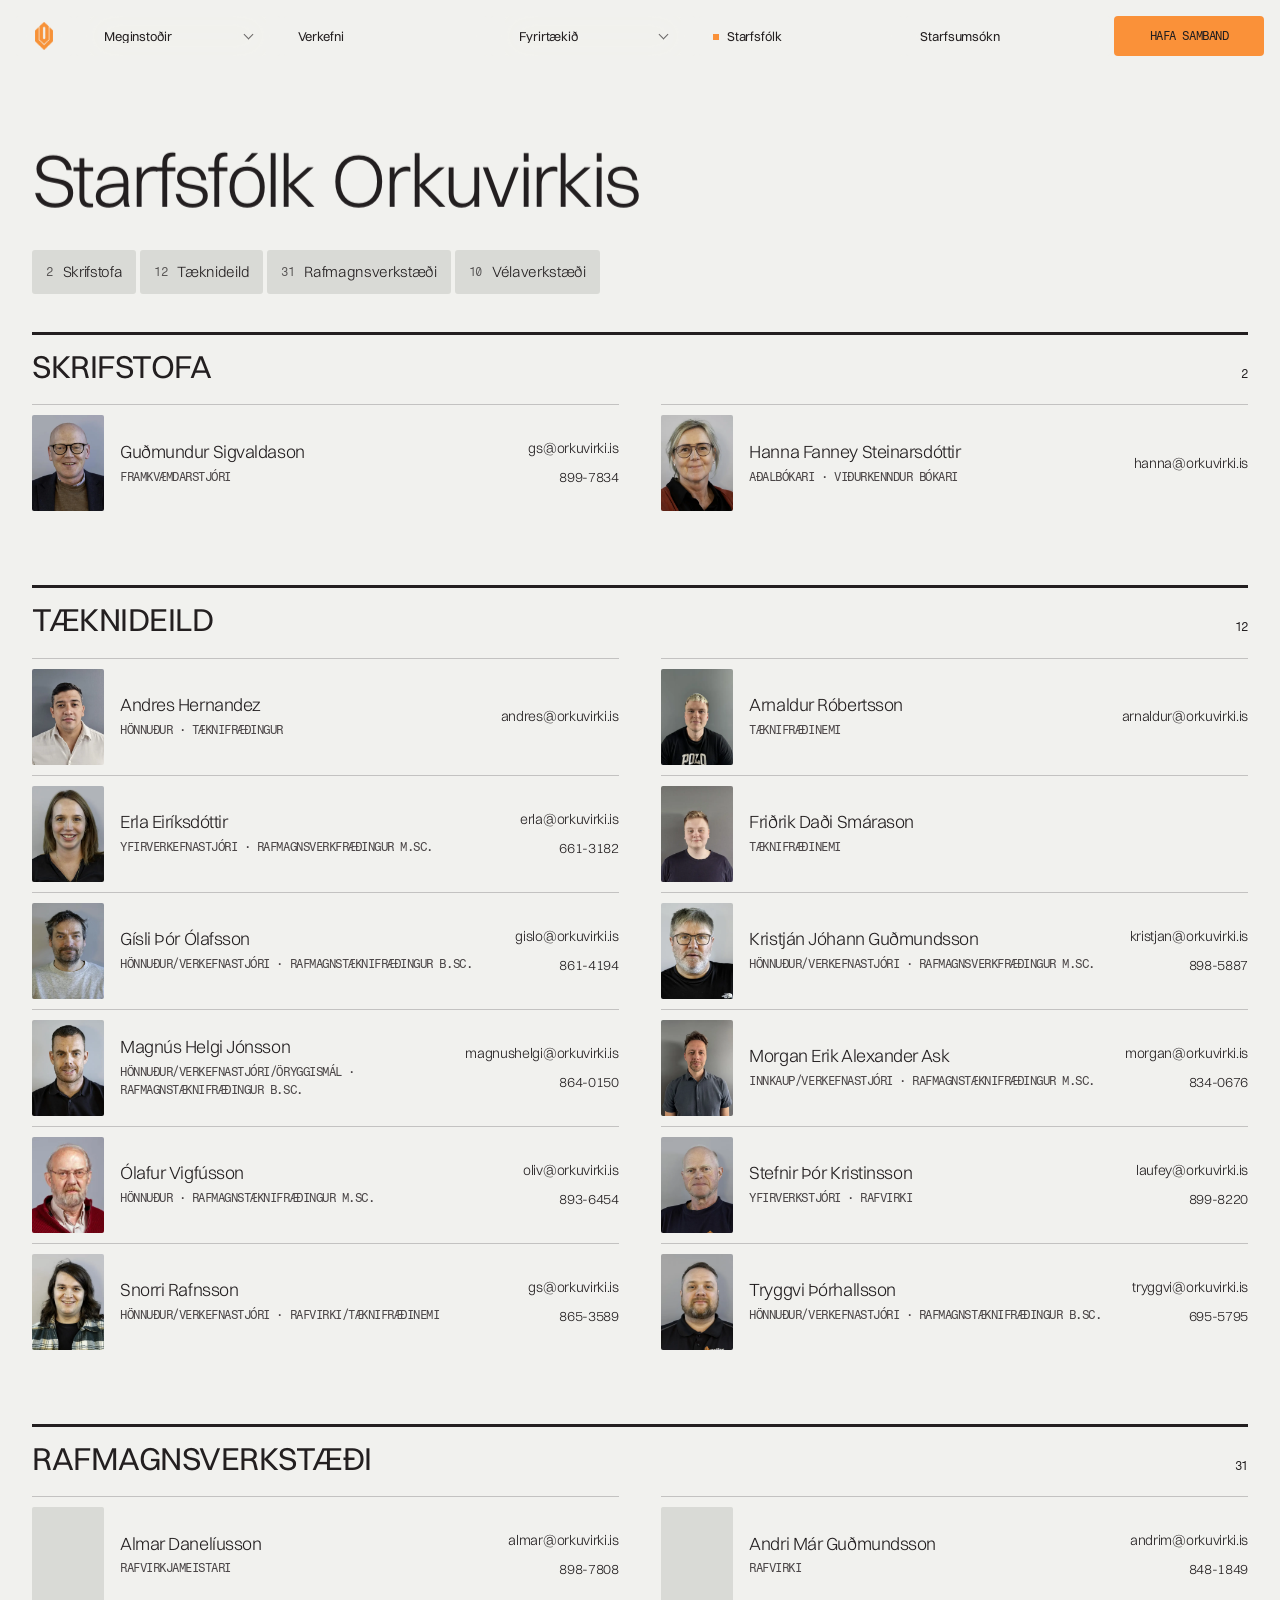
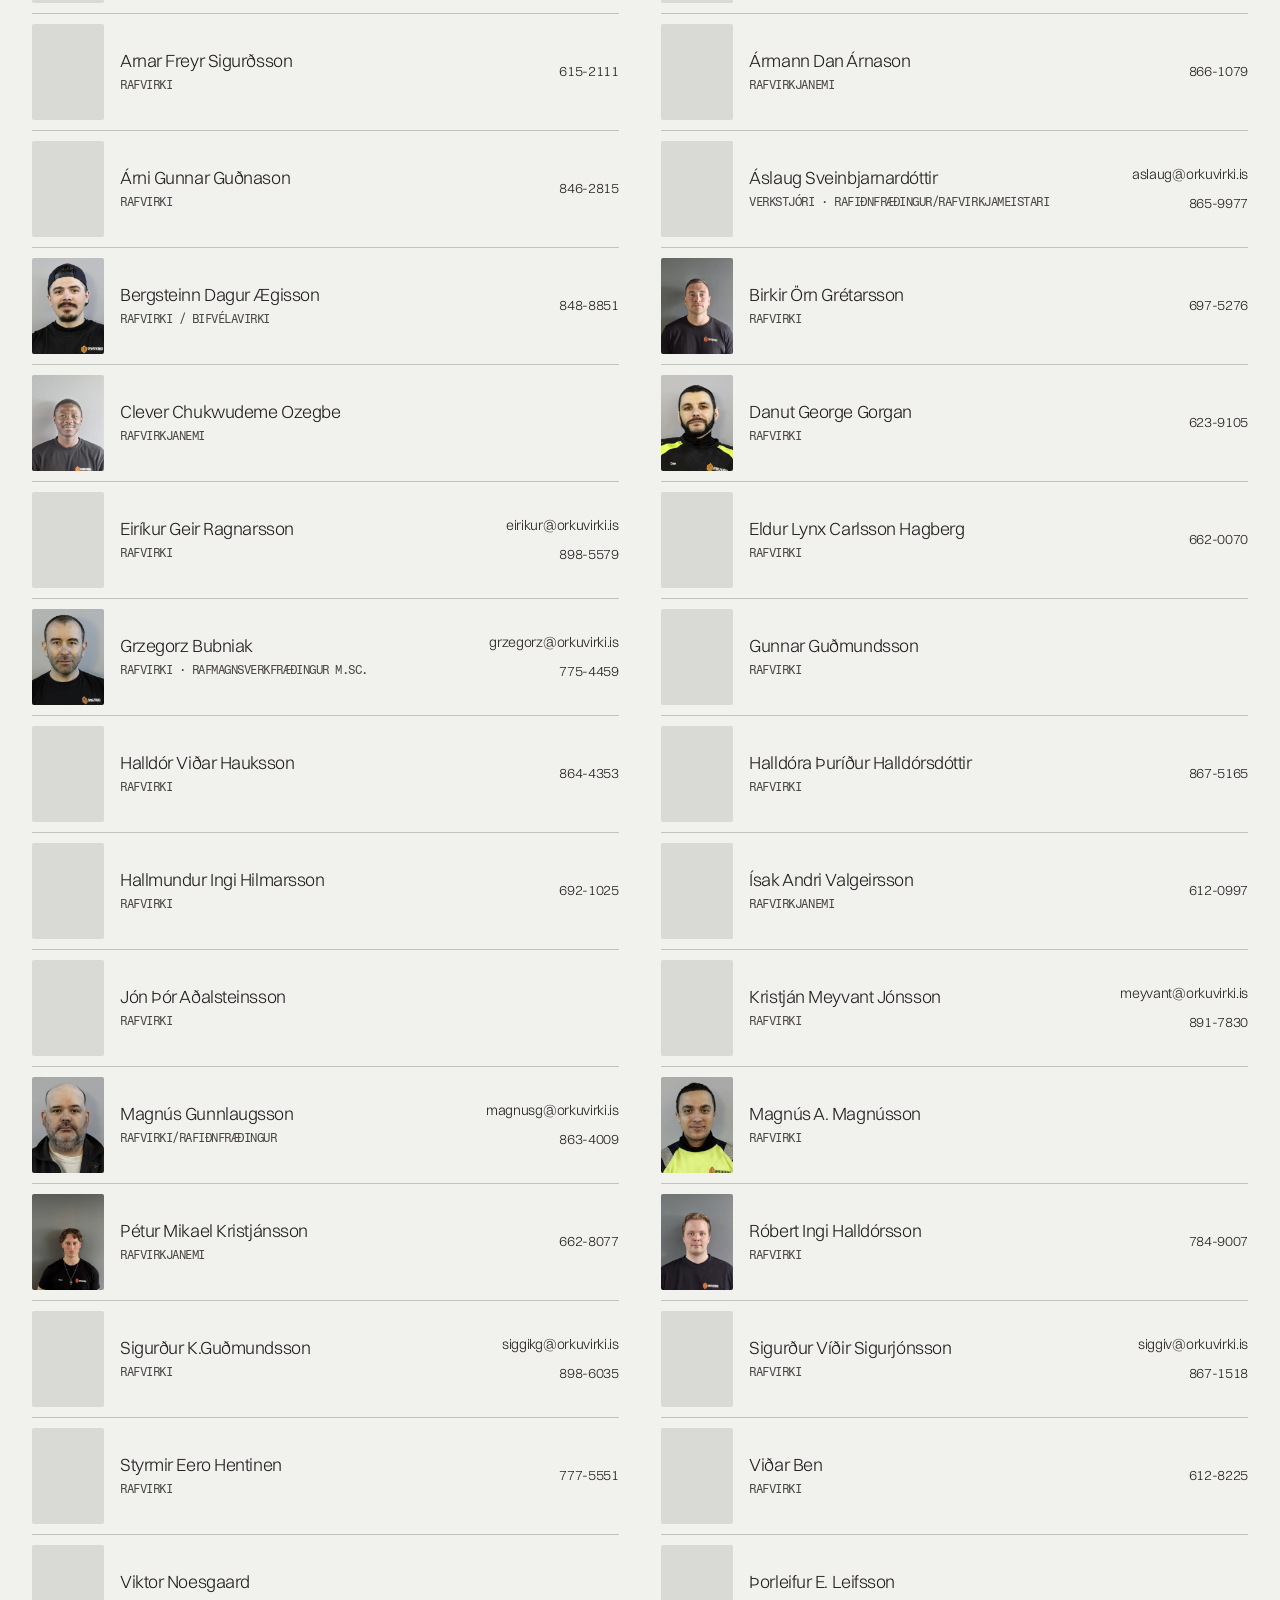
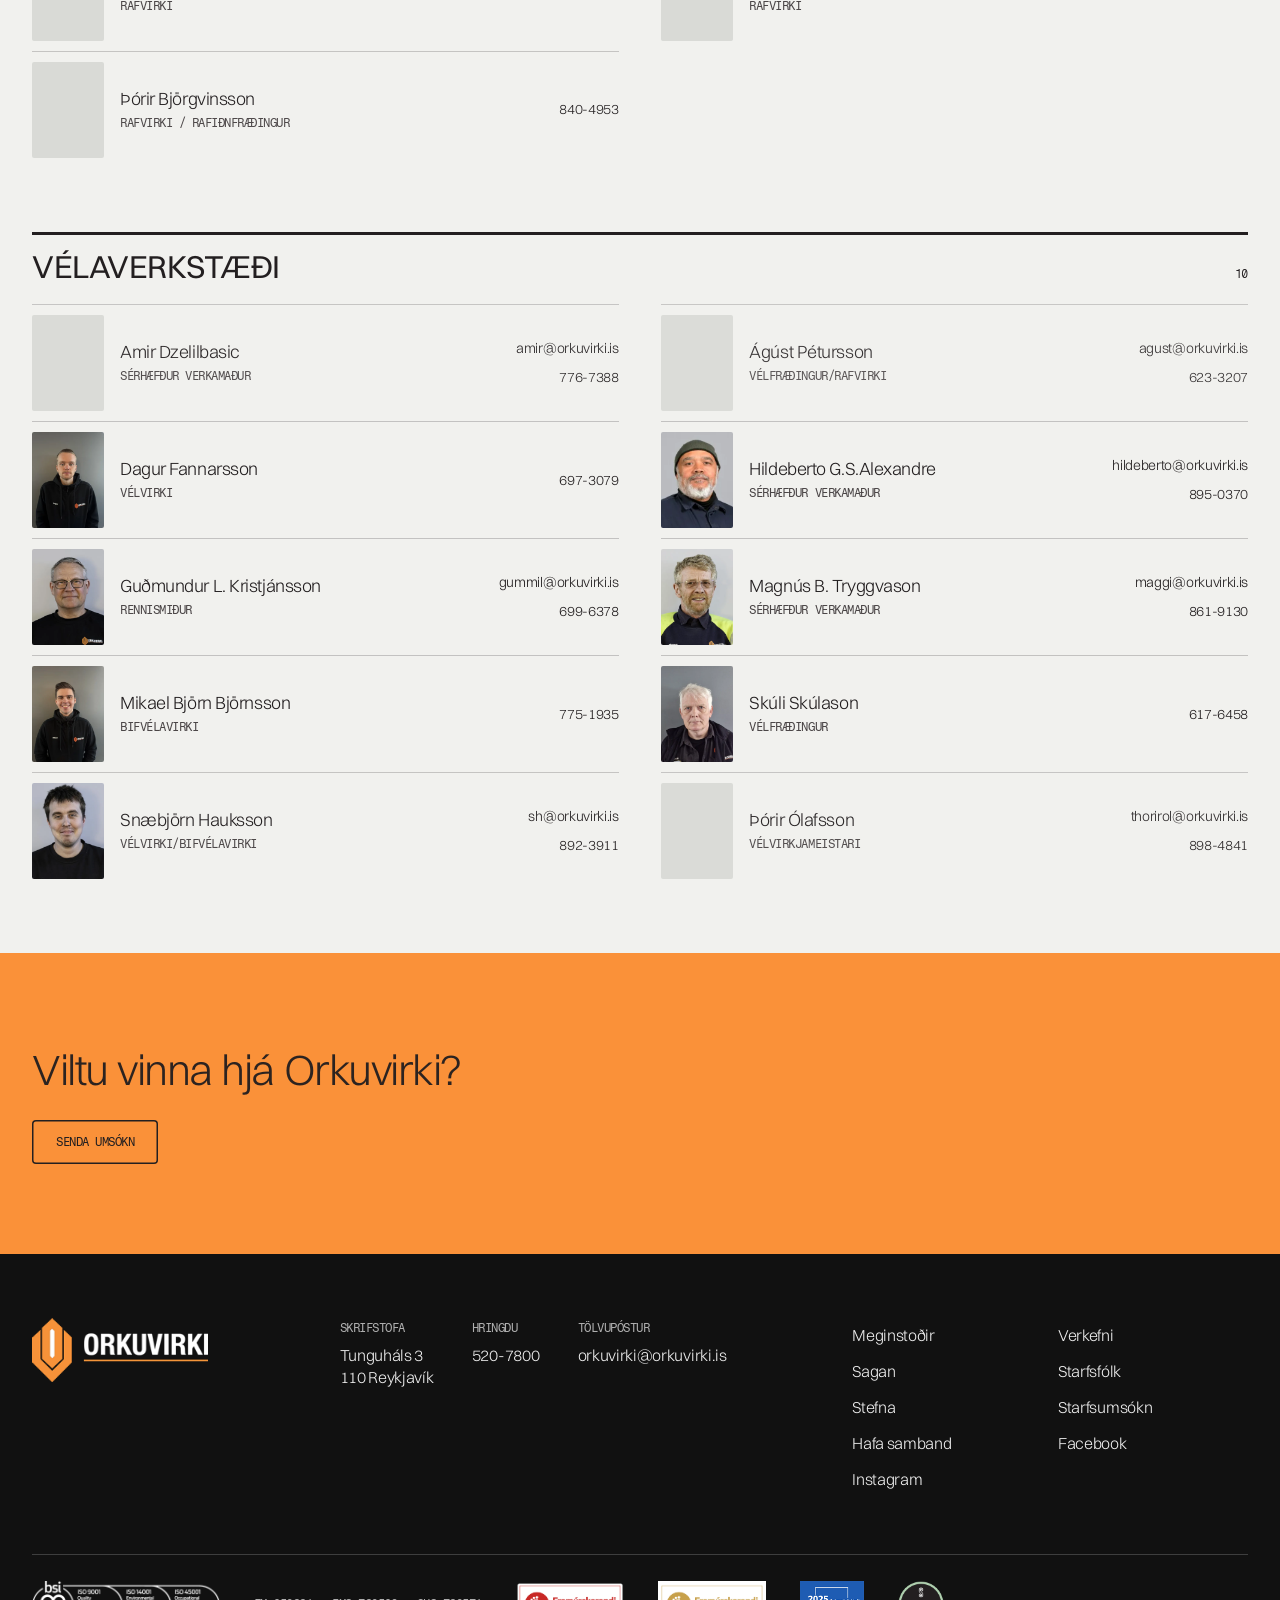
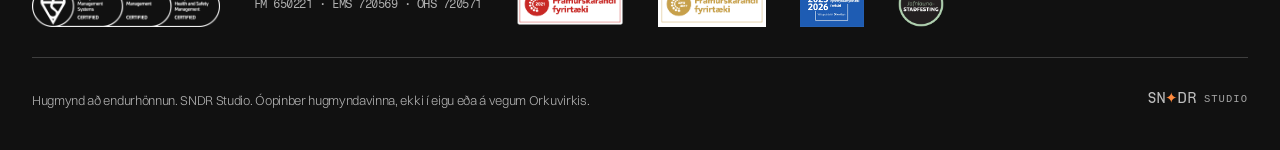
<file: starfsfolk/index.html>
<!doctype html>
<html lang="is">
<head>
<meta charset="utf-8">
<meta name="viewport" content="width=device-width, initial-scale=1">
<meta name="robots" content="noindex, nofollow">
<title>Starfsfólk | Orkuvirki</title>
<meta name="description" content="Orkuvirki er tækni- og verktakafyrirtæki með vörur og þjónustu fyrir veitur, orkuframleiðendur og iðnað.">
<meta name="theme-color" content="#231f20">
<link rel="icon" type="image/png" sizes="32x32" href="../assets/img/brand/favicon-32.png">
<link rel="apple-touch-icon" sizes="180x180" href="../assets/img/brand/favicon-180.png">
<script>(function () {
  var root = document.documentElement;
  function set(v) { if (root.getAttribute('data-input') !== v) root.setAttribute('data-input', v); }
  addEventListener('pointerdown', function () { set('pointer'); }, true);
  addEventListener('keydown', function (e) {
    if (e.key === 'Shift' || e.key === 'Control' || e.key === 'Alt' || e.key === 'Meta') return;
    set('key');
  }, true);
})();</script>
<script>(function(d){d.classList.add('js');if(!matchMedia('(prefers-reduced-motion: reduce)').matches){d.classList.add('js-motion','pre');setTimeout(function(){d.classList.remove('pre');if(!window.__ovReady)d.classList.remove('js-motion')},4000)}})(document.documentElement)</script>
<link rel="preload" href="../assets/fonts/Switzer-Light.woff2" as="font" type="font/woff2" crossorigin>
<link rel="stylesheet" href="../assets/css/site.css?mwf3vee5">
<link rel="stylesheet" href="../assets/css/sndr.css?mwf3vee5">
</head>
<body class="is-plain">
<a class="skip" href="#efni">Beint í efni</a>
<div class="awning" aria-hidden="true"></div>
<header class="bar">
  <a class="bar_tile" href="../" aria-label="Orkuvirki, forsíða"><img class="bar_mark" src="../assets/img/brand/mark.png" width="88" height="142" alt=""><img class="bar_logo" src="../assets/img/brand/logo-light.png" width="220" height="80" alt=""></a>
  <nav class="bar_nav" aria-label="Aðalvalmynd">
      <div class="seg has-menu"><button class="seg_btn" type="button" aria-expanded="false" aria-controls="menu-0"><span>Meginstoðir</span><i aria-hidden="true"></i></button>
        <div class="seg_panel" id="menu-0" tabindex="-1" inert><a href="../meginstodir/">Allar meginstoðir</a><a href="../meginstodir/#lagspennuskapar">Lágspennuskápar</a><a href="../meginstodir/#millispennuskapar">Millispennu-aflrofaskápar</a><a href="../meginstodir/#stjornbunadur">Stjórn- og varnarbúnaður og samskiptagáttir</a><a href="../meginstodir/#verktakar">Verktakar</a><a href="../meginstodir/#thjonusta">Þjónusta</a></div></div>
      <a class="seg" href="../verkefni/"><span>Verkefni</span></a>
      <div class="seg has-menu"><button class="seg_btn" type="button" aria-expanded="false" aria-controls="menu-2"><span>Fyrirtækið</span><i aria-hidden="true"></i></button>
        <div class="seg_panel" id="menu-2" tabindex="-1" inert><a href="../sagan/">Sagan</a><a href="../stefna/">Stefna</a></div></div>
      <a class="seg" href="../starfsfolk/" aria-current="page"><span>Starfsfólk</span></a>
      <a class="seg" href="../starfsumsokn/"><span>Starfsumsókn</span></a>
  </nav>
  <a class="bar_cta btn btn--orange" href="../hafa-samband/"><span>Hafa samband</span></a>
  <button class="burger" type="button" aria-expanded="false" aria-controls="sheet" aria-label="Opna valmynd"><span></span><span></span></button>
</header>
<div class="sheet" id="sheet" tabindex="-1" inert>
  <nav class="sheet_nav" aria-label="Valmynd"><div class="sheet_group"><p class="mono">Meginstoðir</p><a href="../meginstodir/">Allar meginstoðir</a><a href="../meginstodir/#lagspennuskapar">Lágspennuskápar</a><a href="../meginstodir/#millispennuskapar">Millispennu-aflrofaskápar</a><a href="../meginstodir/#stjornbunadur">Stjórn- og varnarbúnaður og samskiptagáttir</a><a href="../meginstodir/#verktakar">Verktakar</a><a href="../meginstodir/#thjonusta">Þjónusta</a></div><a class="sheet_big" href="../verkefni/">Verkefni</a><div class="sheet_group"><p class="mono">Fyrirtækið</p><a href="../sagan/">Sagan</a><a href="../stefna/">Stefna</a></div><a class="sheet_big" href="../starfsfolk/">Starfsfólk</a><a class="sheet_big" href="../starfsumsokn/">Starfsumsókn</a><a class="sheet_big" href="../hafa-samband/">Hafa samband</a></nav>
  <p class="sheet_foot"><a href="tel:+3545207800">520-7800</a><a href="mailto:orkuvirki@orkuvirki.is">orkuvirki@orkuvirki.is</a></p>
</div>
<main id="efni">

<header class="thead"><h1 class="d1" data-lines>Starfsfólk Orkuvirkis</h1>
  <nav class="jump jump--in" aria-label="Deildir"><a href="#skrifstofa"><span class="mono">2</span>Skrifstofa</a><a href="#taeknideild"><span class="mono">12</span>Tæknideild</a><a href="#rafmagnsverkstaedi"><span class="mono">31</span>Rafmagnsverkstæði</a><a href="#velaverkstaedi"><span class="mono">10</span>Vélaverkstæði</a></nav></header>
<section class="team" aria-labelledby="h-skrifstofa">
  <h2 class="team_h" id="skrifstofa"><span id="h-skrifstofa">Skrifstofa</span><span class="mono">2</span></h2>
  <ul class="people">
    <li class="person" data-in>
      <img class="person_pic" src="../assets/img/staff/gudmundur-sigvaldason.webp" width="480" height="640" alt="Guðmundur Sigvaldason" loading="lazy" decoding="async">
      <div class="person_id"><p class="person_n">Guðmundur Sigvaldason</p><p class="person_r">Framkvæmdarstjóri</p></div>
      <p class="person_c"><a href="mailto:gs@orkuvirki.is">gs@orkuvirki.is</a><a href="tel:+3548997834">899-7834</a></p>
    </li>
    <li class="person" data-in>
      <img class="person_pic" src="../assets/img/staff/hanna-fanney-steinarsdottir.webp" width="480" height="640" alt="Hanna Fanney Steinarsdóttir" loading="lazy" decoding="async">
      <div class="person_id"><p class="person_n">Hanna Fanney Steinarsdóttir</p><p class="person_r">Aðalbókari · Viðurkenndur bókari</p></div>
      <p class="person_c"><a href="mailto:hanna@orkuvirki.is">hanna@orkuvirki.is</a></p>
    </li>
  </ul>
</section>
<section class="team" aria-labelledby="h-taeknideild">
  <h2 class="team_h" id="taeknideild"><span id="h-taeknideild">Tæknideild</span><span class="mono">12</span></h2>
  <ul class="people">
    <li class="person" data-in>
      <img class="person_pic" src="../assets/img/staff/andres-hernandez.webp" width="480" height="640" alt="Andres Hernandez" loading="lazy" decoding="async">
      <div class="person_id"><p class="person_n">Andres Hernandez</p><p class="person_r">Hönnuður · Tæknifræðingur</p></div>
      <p class="person_c"><a href="mailto:andres@orkuvirki.is">andres@orkuvirki.is</a></p>
    </li>
    <li class="person" data-in>
      <img class="person_pic" src="../assets/img/staff/arnaldur-robertsson.webp" width="480" height="640" alt="Arnaldur Róbertsson" loading="lazy" decoding="async">
      <div class="person_id"><p class="person_n">Arnaldur Róbertsson</p><p class="person_r">Tæknifræðinemi</p></div>
      <p class="person_c"><a href="mailto:arnaldur@orkuvirki.is">arnaldur@orkuvirki.is</a></p>
    </li>
    <li class="person" data-in>
      <img class="person_pic" src="../assets/img/staff/erla-eiriksdottir.webp" width="480" height="640" alt="Erla Eiríksdóttir" loading="lazy" decoding="async">
      <div class="person_id"><p class="person_n">Erla Eiríksdóttir</p><p class="person_r">Yfirverkefnastjóri · Rafmagnsverkfræðingur M.Sc.</p></div>
      <p class="person_c"><a href="mailto:erla@orkuvirki.is">erla@orkuvirki.is</a><a href="tel:+3546613182">661-3182</a></p>
    </li>
    <li class="person" data-in>
      <img class="person_pic" src="../assets/img/staff/fridrik-dadi-smarason.webp" width="480" height="640" alt="Friðrik Daði Smárason" loading="lazy" decoding="async">
      <div class="person_id"><p class="person_n">Friðrik Daði Smárason</p><p class="person_r">Tæknifræðinemi</p></div>
      <p class="person_c"></p>
    </li>
    <li class="person" data-in>
      <img class="person_pic" src="../assets/img/staff/gisli-thor-olafsson.webp" width="480" height="640" alt="Gísli Þór Ólafsson" loading="lazy" decoding="async">
      <div class="person_id"><p class="person_n">Gísli Þór Ólafsson</p><p class="person_r">Hönnuður/verkefnastjóri · Rafmagnstæknifræðingur B.Sc.</p></div>
      <p class="person_c"><a href="mailto:gislo@orkuvirki.is">gislo@orkuvirki.is</a><a href="tel:+3548614194">861-4194</a></p>
    </li>
    <li class="person" data-in>
      <img class="person_pic" src="../assets/img/staff/kristjan-johann-gudmundsson.webp" width="480" height="640" alt="Kristján Jóhann Guðmundsson" loading="lazy" decoding="async">
      <div class="person_id"><p class="person_n">Kristján Jóhann Guðmundsson</p><p class="person_r">Hönnuður/verkefnastjóri · Rafmagnsverkfræðingur M.Sc.</p></div>
      <p class="person_c"><a href="mailto:kristjan@orkuvirki.is">kristjan@orkuvirki.is</a><a href="tel:+3548985887">898-5887</a></p>
    </li>
    <li class="person" data-in>
      <img class="person_pic" src="../assets/img/staff/magnus-helgi-jonsson.webp" width="480" height="640" alt="Magnús Helgi Jónsson" loading="lazy" decoding="async">
      <div class="person_id"><p class="person_n">Magnús Helgi Jónsson</p><p class="person_r">Hönnuður/verkefnastjóri/öryggismál · Rafmagnstæknifræðingur B.Sc.</p></div>
      <p class="person_c"><a href="mailto:magnushelgi@orkuvirki.is">magnushelgi@orkuvirki.is</a><a href="tel:+3548640150">864-0150</a></p>
    </li>
    <li class="person" data-in>
      <img class="person_pic" src="../assets/img/staff/morgan-erik-alexander-ask.webp" width="480" height="640" alt="Morgan Erik Alexander Ask" loading="lazy" decoding="async">
      <div class="person_id"><p class="person_n">Morgan Erik Alexander Ask</p><p class="person_r">Innkaup/verkefnastjóri · Rafmagnstæknifræðingur M.Sc.</p></div>
      <p class="person_c"><a href="mailto:morgan@orkuvirki.is">morgan@orkuvirki.is</a><a href="tel:+3548340676">834-0676</a></p>
    </li>
    <li class="person" data-in>
      <img class="person_pic" src="../assets/img/staff/olafur-vigfusson.webp" width="210" height="280" alt="Ólafur Vigfússon" loading="lazy" decoding="async">
      <div class="person_id"><p class="person_n">Ólafur Vigfússon</p><p class="person_r">Hönnuður · Rafmagnstæknifræðingur M.Sc.</p></div>
      <p class="person_c"><a href="mailto:oliv@orkuvirki.is">oliv@orkuvirki.is</a><a href="tel:+3548936454">893-6454</a></p>
    </li>
    <li class="person" data-in>
      <img class="person_pic" src="../assets/img/staff/stefnir-thor-kristinsson.webp" width="480" height="640" alt="Stefnir Þór Kristinsson" loading="lazy" decoding="async">
      <div class="person_id"><p class="person_n">Stefnir Þór Kristinsson</p><p class="person_r">Yfirverkstjóri · Rafvirki</p></div>
      <p class="person_c"><a href="mailto:laufey@orkuvirki.is">laufey@orkuvirki.is</a><a href="tel:+3548998220">899-8220</a></p>
    </li>
    <li class="person" data-in>
      <img class="person_pic" src="../assets/img/staff/snorri-rafnsson.webp" width="480" height="640" alt="Snorri Rafnsson" loading="lazy" decoding="async">
      <div class="person_id"><p class="person_n">Snorri Rafnsson</p><p class="person_r">Hönnuður/verkefnastjóri · Rafvirki/tæknifræðinemi</p></div>
      <p class="person_c"><a href="mailto:gs@orkuvirki.is">gs@orkuvirki.is</a><a href="tel:+3548653589">865-3589</a></p>
    </li>
    <li class="person" data-in>
      <img class="person_pic" src="../assets/img/staff/tryggvi-thorhallsson.webp" width="480" height="640" alt="Tryggvi Þórhallsson" loading="lazy" decoding="async">
      <div class="person_id"><p class="person_n">Tryggvi Þórhallsson</p><p class="person_r">Hönnuður/verkefnastjóri · Rafmagnstæknifræðingur B.Sc.</p></div>
      <p class="person_c"><a href="mailto:tryggvi@orkuvirki.is">tryggvi@orkuvirki.is</a><a href="tel:+3546955795">695-5795</a></p>
    </li>
  </ul>
</section>
<section class="team" aria-labelledby="h-rafmagnsverkstaedi">
  <h2 class="team_h" id="rafmagnsverkstaedi"><span id="h-rafmagnsverkstaedi">Rafmagnsverkstæði</span><span class="mono">31</span></h2>
  <ul class="people">
    <li class="person" data-in>
      <img class="person_pic" src="../assets/img/staff/almar-daneliusson.webp" width="480" height="640" alt="Almar Danelíusson" loading="lazy" decoding="async">
      <div class="person_id"><p class="person_n">Almar Danelíusson</p><p class="person_r">Rafvirkjameistari</p></div>
      <p class="person_c"><a href="mailto:almar@orkuvirki.is">almar@orkuvirki.is</a><a href="tel:+3548987808">898-7808</a></p>
    </li>
    <li class="person" data-in>
      <img class="person_pic" src="../assets/img/staff/andri-mar-gudmundsson.webp" width="480" height="640" alt="Andri Már Guðmundsson" loading="lazy" decoding="async">
      <div class="person_id"><p class="person_n">Andri Már Guðmundsson</p><p class="person_r">Rafvirki</p></div>
      <p class="person_c"><a href="mailto:andrim@orkuvirki.is">andrim@orkuvirki.is</a><a href="tel:+3548481849">848-1849</a></p>
    </li>
    <li class="person" data-in>
      <img class="person_pic" src="../assets/img/staff/arnar-freyr-sigurdsson.webp" width="480" height="640" alt="Arnar Freyr Sigurðsson" loading="lazy" decoding="async">
      <div class="person_id"><p class="person_n">Arnar Freyr Sigurðsson</p><p class="person_r">Rafvirki</p></div>
      <p class="person_c"><a href="tel:+3546152111">615-2111</a></p>
    </li>
    <li class="person" data-in>
      <img class="person_pic" src="../assets/img/staff/armann-dan-arnason.webp" width="480" height="640" alt="Ármann Dan Árnason" loading="lazy" decoding="async">
      <div class="person_id"><p class="person_n">Ármann Dan Árnason</p><p class="person_r">Rafvirkjanemi</p></div>
      <p class="person_c"><a href="tel:+3548661079">866-1079</a></p>
    </li>
    <li class="person" data-in>
      <img class="person_pic" src="../assets/img/staff/arni-gunnar-gudnason.webp" width="480" height="640" alt="Árni Gunnar Guðnason" loading="lazy" decoding="async">
      <div class="person_id"><p class="person_n">Árni Gunnar Guðnason</p><p class="person_r">Rafvirki</p></div>
      <p class="person_c"><a href="tel:+3548462815">846-2815</a></p>
    </li>
    <li class="person" data-in>
      <img class="person_pic" src="../assets/img/staff/aslaug-sveinbjarnardottir.webp" width="480" height="640" alt="Áslaug Sveinbjarnardóttir" loading="lazy" decoding="async">
      <div class="person_id"><p class="person_n">Áslaug Sveinbjarnardóttir</p><p class="person_r">Verkstjóri · Rafiðnfræðingur/rafvirkjameistari</p></div>
      <p class="person_c"><a href="mailto:aslaug@orkuvirki.is">aslaug@orkuvirki.is</a><a href="tel:+3548659977">865-9977</a></p>
    </li>
    <li class="person" data-in>
      <img class="person_pic" src="../assets/img/staff/bergsteinn-dagur-aegisson.webp" width="480" height="640" alt="Bergsteinn Dagur Ægisson" loading="lazy" decoding="async">
      <div class="person_id"><p class="person_n">Bergsteinn Dagur Ægisson</p><p class="person_r">Rafvirki / bifvélavirki</p></div>
      <p class="person_c"><a href="tel:+3548488851">848-8851</a></p>
    </li>
    <li class="person" data-in>
      <img class="person_pic" src="../assets/img/staff/birkir-orn-gretarsson.webp" width="480" height="640" alt="Birkir Örn Grétarsson" loading="lazy" decoding="async">
      <div class="person_id"><p class="person_n">Birkir Örn Grétarsson</p><p class="person_r">Rafvirki</p></div>
      <p class="person_c"><a href="tel:+3546975276">697-5276</a></p>
    </li>
    <li class="person" data-in>
      <img class="person_pic" src="../assets/img/staff/clever-chukwudeme-ozegbe.webp" width="480" height="640" alt="Clever Chukwudeme Ozegbe" loading="lazy" decoding="async">
      <div class="person_id"><p class="person_n">Clever Chukwudeme Ozegbe</p><p class="person_r">Rafvirkjanemi</p></div>
      <p class="person_c"></p>
    </li>
    <li class="person" data-in>
      <img class="person_pic" src="../assets/img/staff/danut-george-gorgan.webp" width="480" height="640" alt="Danut George Gorgan" loading="lazy" decoding="async">
      <div class="person_id"><p class="person_n">Danut George Gorgan</p><p class="person_r">Rafvirki</p></div>
      <p class="person_c"><a href="tel:+3546239105">623-9105</a></p>
    </li>
    <li class="person" data-in>
      <img class="person_pic" src="../assets/img/staff/eirikur-geir-ragnarsson.webp" width="480" height="640" alt="Eiríkur Geir Ragnarsson" loading="lazy" decoding="async">
      <div class="person_id"><p class="person_n">Eiríkur Geir Ragnarsson</p><p class="person_r">Rafvirki</p></div>
      <p class="person_c"><a href="mailto:eirikur@orkuvirki.is">eirikur@orkuvirki.is</a><a href="tel:+3548985579">898-5579</a></p>
    </li>
    <li class="person" data-in>
      <img class="person_pic" src="../assets/img/staff/eldur-lynx-carlsson-hagberg.webp" width="480" height="640" alt="Eldur Lynx Carlsson Hagberg" loading="lazy" decoding="async">
      <div class="person_id"><p class="person_n">Eldur Lynx Carlsson Hagberg</p><p class="person_r">Rafvirki</p></div>
      <p class="person_c"><a href="tel:+3546620070">662-0070</a></p>
    </li>
    <li class="person" data-in>
      <img class="person_pic" src="../assets/img/staff/grzegorz-bubniak.webp" width="480" height="640" alt="Grzegorz Bubniak" loading="lazy" decoding="async">
      <div class="person_id"><p class="person_n">Grzegorz Bubniak</p><p class="person_r">Rafvirki · Rafmagnsverkfræðingur M.Sc.</p></div>
      <p class="person_c"><a href="mailto:grzegorz@orkuvirki.is">grzegorz@orkuvirki.is</a><a href="tel:+3547754459">775-4459</a></p>
    </li>
    <li class="person" data-in>
      <img class="person_pic" src="../assets/img/staff/gunnar-gudmundsson.webp" width="480" height="640" alt="Gunnar Guðmundsson" loading="lazy" decoding="async">
      <div class="person_id"><p class="person_n">Gunnar Guðmundsson</p><p class="person_r">Rafvirki</p></div>
      <p class="person_c"></p>
    </li>
    <li class="person" data-in>
      <img class="person_pic" src="../assets/img/staff/halldor-vidar-hauksson.webp" width="480" height="640" alt="Halldór Viðar Hauksson" loading="lazy" decoding="async">
      <div class="person_id"><p class="person_n">Halldór Viðar Hauksson</p><p class="person_r">Rafvirki</p></div>
      <p class="person_c"><a href="tel:+3548644353">864-4353</a></p>
    </li>
    <li class="person" data-in>
      <img class="person_pic" src="../assets/img/staff/halldora-thuridur-halldorsdottir.webp" width="480" height="640" alt="Halldóra Þuríður Halldórsdóttir" loading="lazy" decoding="async">
      <div class="person_id"><p class="person_n">Halldóra Þuríður Halldórsdóttir</p><p class="person_r">Rafvirki</p></div>
      <p class="person_c"><a href="tel:+3548675165">867-5165</a></p>
    </li>
    <li class="person" data-in>
      <img class="person_pic" src="../assets/img/staff/hallmundur-ingi-hilmarsson.webp" width="480" height="640" alt="Hallmundur Ingi Hilmarsson" loading="lazy" decoding="async">
      <div class="person_id"><p class="person_n">Hallmundur Ingi Hilmarsson</p><p class="person_r">Rafvirki</p></div>
      <p class="person_c"><a href="tel:+3546921025">692-1025</a></p>
    </li>
    <li class="person" data-in>
      <img class="person_pic" src="../assets/img/staff/isak-andri-valgeirsson.webp" width="480" height="640" alt="Ísak Andri Valgeirsson" loading="lazy" decoding="async">
      <div class="person_id"><p class="person_n">Ísak Andri Valgeirsson</p><p class="person_r">Rafvirkjanemi</p></div>
      <p class="person_c"><a href="tel:+3546120997">612-0997</a></p>
    </li>
    <li class="person" data-in>
      <img class="person_pic" src="../assets/img/staff/jon-thor-adalsteinsson.webp" width="480" height="640" alt="Jón Þór Aðalsteinsson" loading="lazy" decoding="async">
      <div class="person_id"><p class="person_n">Jón Þór Aðalsteinsson</p><p class="person_r">Rafvirki</p></div>
      <p class="person_c"></p>
    </li>
    <li class="person" data-in>
      <img class="person_pic" src="../assets/img/staff/kristjan-meyvant-jonsson.webp" width="480" height="640" alt="Kristján Meyvant Jónsson" loading="lazy" decoding="async">
      <div class="person_id"><p class="person_n">Kristján Meyvant Jónsson</p><p class="person_r">Rafvirki</p></div>
      <p class="person_c"><a href="mailto:meyvant@orkuvirki.is">meyvant@orkuvirki.is</a><a href="tel:+3548917830">891-7830</a></p>
    </li>
    <li class="person" data-in>
      <img class="person_pic" src="../assets/img/staff/magnus-gunnlaugsson.webp" width="480" height="640" alt="Magnús Gunnlaugsson" loading="lazy" decoding="async">
      <div class="person_id"><p class="person_n">Magnús Gunnlaugsson</p><p class="person_r">Rafvirki/rafiðnfræðingur</p></div>
      <p class="person_c"><a href="mailto:magnusg@orkuvirki.is">magnusg@orkuvirki.is</a><a href="tel:+3548634009">863-4009</a></p>
    </li>
    <li class="person" data-in>
      <img class="person_pic" src="../assets/img/staff/magnus-a-magnusson.webp" width="480" height="640" alt="Magnús A. Magnússon" loading="lazy" decoding="async">
      <div class="person_id"><p class="person_n">Magnús A. Magnússon</p><p class="person_r">Rafvirki</p></div>
      <p class="person_c"></p>
    </li>
    <li class="person" data-in>
      <img class="person_pic" src="../assets/img/staff/petur-mikael-kristjansson.webp" width="480" height="640" alt="Pétur Mikael Kristjánsson" loading="lazy" decoding="async">
      <div class="person_id"><p class="person_n">Pétur Mikael Kristjánsson</p><p class="person_r">Rafvirkjanemi</p></div>
      <p class="person_c"><a href="tel:+3546628077">662-8077</a></p>
    </li>
    <li class="person" data-in>
      <img class="person_pic" src="../assets/img/staff/robert-ingi-halldorsson.webp" width="480" height="640" alt="Róbert Ingi Halldórsson" loading="lazy" decoding="async">
      <div class="person_id"><p class="person_n">Róbert Ingi Halldórsson</p><p class="person_r">Rafvirki</p></div>
      <p class="person_c"><a href="tel:+3547849007">784-9007</a></p>
    </li>
    <li class="person" data-in>
      <img class="person_pic" src="../assets/img/staff/sigurdur-k-gudmundsson.webp" width="480" height="640" alt="Sigurður K.Guðmundsson" loading="lazy" decoding="async">
      <div class="person_id"><p class="person_n">Sigurður K.Guðmundsson</p><p class="person_r">Rafvirki</p></div>
      <p class="person_c"><a href="mailto:siggikg@orkuvirki.is">siggikg@orkuvirki.is</a><a href="tel:+3548986035">898-6035</a></p>
    </li>
    <li class="person" data-in>
      <img class="person_pic" src="../assets/img/staff/sigurdur-vidir-sigurjonsson.webp" width="480" height="640" alt="Sigurður Víðir Sigurjónsson" loading="lazy" decoding="async">
      <div class="person_id"><p class="person_n">Sigurður Víðir Sigurjónsson</p><p class="person_r">Rafvirki</p></div>
      <p class="person_c"><a href="mailto:siggiv@orkuvirki.is">siggiv@orkuvirki.is</a><a href="tel:+3548671518">867-1518</a></p>
    </li>
    <li class="person" data-in>
      <img class="person_pic" src="../assets/img/staff/styrmir-eero-hentinen.webp" width="480" height="640" alt="Styrmir Eero Hentinen" loading="lazy" decoding="async">
      <div class="person_id"><p class="person_n">Styrmir Eero Hentinen</p><p class="person_r">Rafvirki</p></div>
      <p class="person_c"><a href="tel:+3547775551">777-5551</a></p>
    </li>
    <li class="person" data-in>
      <img class="person_pic" src="../assets/img/staff/vidar-ben.webp" width="480" height="640" alt="Viðar Ben" loading="lazy" decoding="async">
      <div class="person_id"><p class="person_n">Viðar Ben</p><p class="person_r">Rafvirki</p></div>
      <p class="person_c"><a href="tel:+3546128225">612-8225</a></p>
    </li>
    <li class="person" data-in>
      <img class="person_pic" src="../assets/img/staff/viktor-noesgaard.webp" width="480" height="640" alt="Viktor Noesgaard" loading="lazy" decoding="async">
      <div class="person_id"><p class="person_n">Viktor Noesgaard</p><p class="person_r">Rafvirki</p></div>
      <p class="person_c"></p>
    </li>
    <li class="person" data-in>
      <img class="person_pic" src="../assets/img/staff/thorleifur-e-leifsson.webp" width="480" height="640" alt="Þorleifur E. Leifsson" loading="lazy" decoding="async">
      <div class="person_id"><p class="person_n">Þorleifur E. Leifsson</p><p class="person_r">Rafvirki</p></div>
      <p class="person_c"></p>
    </li>
    <li class="person" data-in>
      <img class="person_pic" src="../assets/img/staff/thorir-bjorgvinsson.webp" width="480" height="640" alt="Þórir Björgvinsson" loading="lazy" decoding="async">
      <div class="person_id"><p class="person_n">Þórir Björgvinsson</p><p class="person_r">Rafvirki / rafiðnfræðingur</p></div>
      <p class="person_c"><a href="tel:+3548404953">840-4953</a></p>
    </li>
  </ul>
</section>
<section class="team" aria-labelledby="h-velaverkstaedi">
  <h2 class="team_h" id="velaverkstaedi"><span id="h-velaverkstaedi">Vélaverkstæði</span><span class="mono">10</span></h2>
  <ul class="people">
    <li class="person" data-in>
      <img class="person_pic" src="../assets/img/staff/amir-dzelilbasic.webp" width="480" height="640" alt="Amir Dzelilbasic" loading="lazy" decoding="async">
      <div class="person_id"><p class="person_n">Amir Dzelilbasic</p><p class="person_r">Sérhæfður verkamaður</p></div>
      <p class="person_c"><a href="mailto:amir@orkuvirki.is">amir@orkuvirki.is</a><a href="tel:+3547767388">776-7388</a></p>
    </li>
    <li class="person" data-in>
      <img class="person_pic" src="../assets/img/staff/agust-petursson.webp" width="480" height="640" alt="Ágúst Pétursson" loading="lazy" decoding="async">
      <div class="person_id"><p class="person_n">Ágúst Pétursson</p><p class="person_r">Vélfræðingur/rafvirki</p></div>
      <p class="person_c"><a href="mailto:agust@orkuvirki.is">agust@orkuvirki.is</a><a href="tel:+3546233207">623-3207</a></p>
    </li>
    <li class="person" data-in>
      <img class="person_pic" src="../assets/img/staff/dagur-fannarsson.webp" width="480" height="640" alt="Dagur Fannarsson" loading="lazy" decoding="async">
      <div class="person_id"><p class="person_n">Dagur Fannarsson</p><p class="person_r">Vélvirki</p></div>
      <p class="person_c"><a href="tel:+3546973079">697-3079</a></p>
    </li>
    <li class="person" data-in>
      <img class="person_pic" src="../assets/img/staff/hildeberto-g-s-alexandre.webp" width="210" height="280" alt="Hildeberto G.S.Alexandre" loading="lazy" decoding="async">
      <div class="person_id"><p class="person_n">Hildeberto G.S.Alexandre</p><p class="person_r">Sérhæfður verkamaður</p></div>
      <p class="person_c"><a href="mailto:hildeberto@orkuvirki.is">hildeberto@orkuvirki.is</a><a href="tel:+3548950370">895-0370</a></p>
    </li>
    <li class="person" data-in>
      <img class="person_pic" src="../assets/img/staff/gudmundur-l-kristjansson.webp" width="480" height="640" alt="Guðmundur L. Kristjánsson" loading="lazy" decoding="async">
      <div class="person_id"><p class="person_n">Guðmundur L. Kristjánsson</p><p class="person_r">Rennismiður</p></div>
      <p class="person_c"><a href="mailto:gummil@orkuvirki.is">gummil@orkuvirki.is</a><a href="tel:+3546996378">699-6378</a></p>
    </li>
    <li class="person" data-in>
      <img class="person_pic" src="../assets/img/staff/magnus-b-tryggvason.webp" width="480" height="640" alt="Magnús B. Tryggvason" loading="lazy" decoding="async">
      <div class="person_id"><p class="person_n">Magnús B. Tryggvason</p><p class="person_r">Sérhæfður verkamaður</p></div>
      <p class="person_c"><a href="mailto:maggi@orkuvirki.is">maggi@orkuvirki.is</a><a href="tel:+3548619130">861-9130</a></p>
    </li>
    <li class="person" data-in>
      <img class="person_pic" src="../assets/img/staff/mikael-bjorn-bjornsson.webp" width="480" height="640" alt="Mikael Björn Björnsson" loading="lazy" decoding="async">
      <div class="person_id"><p class="person_n">Mikael Björn Björnsson</p><p class="person_r">Bifvélavirki</p></div>
      <p class="person_c"><a href="tel:+3547751935">775-1935</a></p>
    </li>
    <li class="person" data-in>
      <img class="person_pic" src="../assets/img/staff/skuli-skulason.webp" width="480" height="640" alt="Skúli Skúlason" loading="lazy" decoding="async">
      <div class="person_id"><p class="person_n">Skúli Skúlason</p><p class="person_r">Vélfræðingur</p></div>
      <p class="person_c"><a href="tel:+3546176458">617-6458</a></p>
    </li>
    <li class="person" data-in>
      <img class="person_pic" src="../assets/img/staff/snaebjorn-hauksson.webp" width="480" height="640" alt="Snæbjörn Hauksson" loading="lazy" decoding="async">
      <div class="person_id"><p class="person_n">Snæbjörn Hauksson</p><p class="person_r">Vélvirki/bifvélavirki</p></div>
      <p class="person_c"><a href="mailto:sh@orkuvirki.is">sh@orkuvirki.is</a><a href="tel:+3548923911">892-3911</a></p>
    </li>
    <li class="person" data-in>
      <img class="person_pic" src="../assets/img/staff/thorir-olafsson.webp" width="480" height="640" alt="Þórir Ólafsson" loading="lazy" decoding="async">
      <div class="person_id"><p class="person_n">Þórir Ólafsson</p><p class="person_r">Vélvirkjameistari</p></div>
      <p class="person_c"><a href="mailto:thorirol@orkuvirki.is">thorirol@orkuvirki.is</a><a href="tel:+3548984841">898-4841</a></p>
    </li>
  </ul>
</section>
<section class="join"><p class="d2" data-lines>Viltu vinna hjá Orkuvirki?</p><p data-fade><a class="btn btn--line" href="../starfsumsokn/"><span>Senda umsókn</span></a></p></section>
</main>
<footer class="foot">
  <div class="foot_top">
    <a class="foot_logo" href="../" aria-label="Orkuvirki, forsíða"><img src="../assets/img/brand/logo-light.png" width="220" height="80" alt="Orkuvirki" loading="lazy"></a>
    <dl class="foot_contact">
      <div><dt class="mono">Skrifstofa</dt><dd>Tunguháls 3<br>110 Reykjavík</dd></div>
      <div><dt class="mono">Hringdu</dt><dd><a href="tel:+3545207800">520-7800</a></dd></div>
      <div><dt class="mono">Tölvupóstur</dt><dd><a href="mailto:orkuvirki@orkuvirki.is">orkuvirki@orkuvirki.is</a></dd></div>
    </dl>
    <nav class="foot_nav" aria-label="Neðanmáls">
      <a href="../meginstodir/">Meginstoðir</a><a href="../verkefni/">Verkefni</a><a href="../sagan/">Sagan</a><a href="../starfsfolk/">Starfsfólk</a><a href="../stefna/">Stefna</a><a href="../starfsumsokn/">Starfsumsókn</a><a href="../hafa-samband/">Hafa samband</a>
      <a href="https://www.facebook.com/ORKUVIRKI/" rel="noopener">Facebook</a><a href="https://www.instagram.com/orkuvirki/" rel="noopener">Instagram</a>
    </nav>
  </div>
  <div class="foot_certs">
    <img src="../assets/img/brand/bsi-white.png" width="400" height="98" alt="BSI: ISO 9001, ISO 14001 og ISO 45001 vottun" loading="lazy">
    <span class="mono">FM 650221 · EMS 720569 · OHS 720571</span>
    <img src="../assets/img/brand/ff-2021.png" width="558" height="238" alt="Framúrskarandi fyrirtæki 2021, Creditinfo" loading="lazy">
    <img src="../assets/img/brand/ff-2013-2017.png" width="558" height="238" alt="Framúrskarandi fyrirtæki 2013 til 2017, Creditinfo" loading="lazy">
    <img src="../assets/img/brand/fyrirmyndar.png" width="124" height="88" alt="Fyrirmyndarfyrirtæki í rekstri 2025 til 2026" loading="lazy">
    <img src="../assets/img/brand/jafnlaun.png" width="568" height="568" alt="Jafnlaunastaðfesting" loading="lazy">
  </div>
  <div class="foot_credit"><p>Hugmynd að endurhönnun. SNDR Studio. Óopinber hugmyndavinna, ekki í eigu eða á vegum Orkuvirkis.</p><a class="sndr-badge" href="https://sndrstudio.is" target="_blank" rel="noreferrer"
  aria-label="Hannað af SNDR Studio" data-logotype
  style="--sndr-ink:rgba(255,255,255,0.72);--sndr-ember:#FF8A3D">
  <span class="sndr-badge-mark">SN<span class="sndr-badge-star">✦</span>DR</span>
  <span class="sndr-badge-studio">STUDIO</span>
</a></div>
</footer>
<script src="../assets/vendor/gsap.min.js" defer></script>
<script src="../assets/vendor/ScrollTrigger.min.js" defer></script>
<script src="../assets/vendor/SplitText.min.js" defer></script>
<script src="../assets/vendor/lenis.min.js" defer></script>
<script src="../assets/js/site.js?mwf3vee5" defer></script>
</body>
</html>
</file>
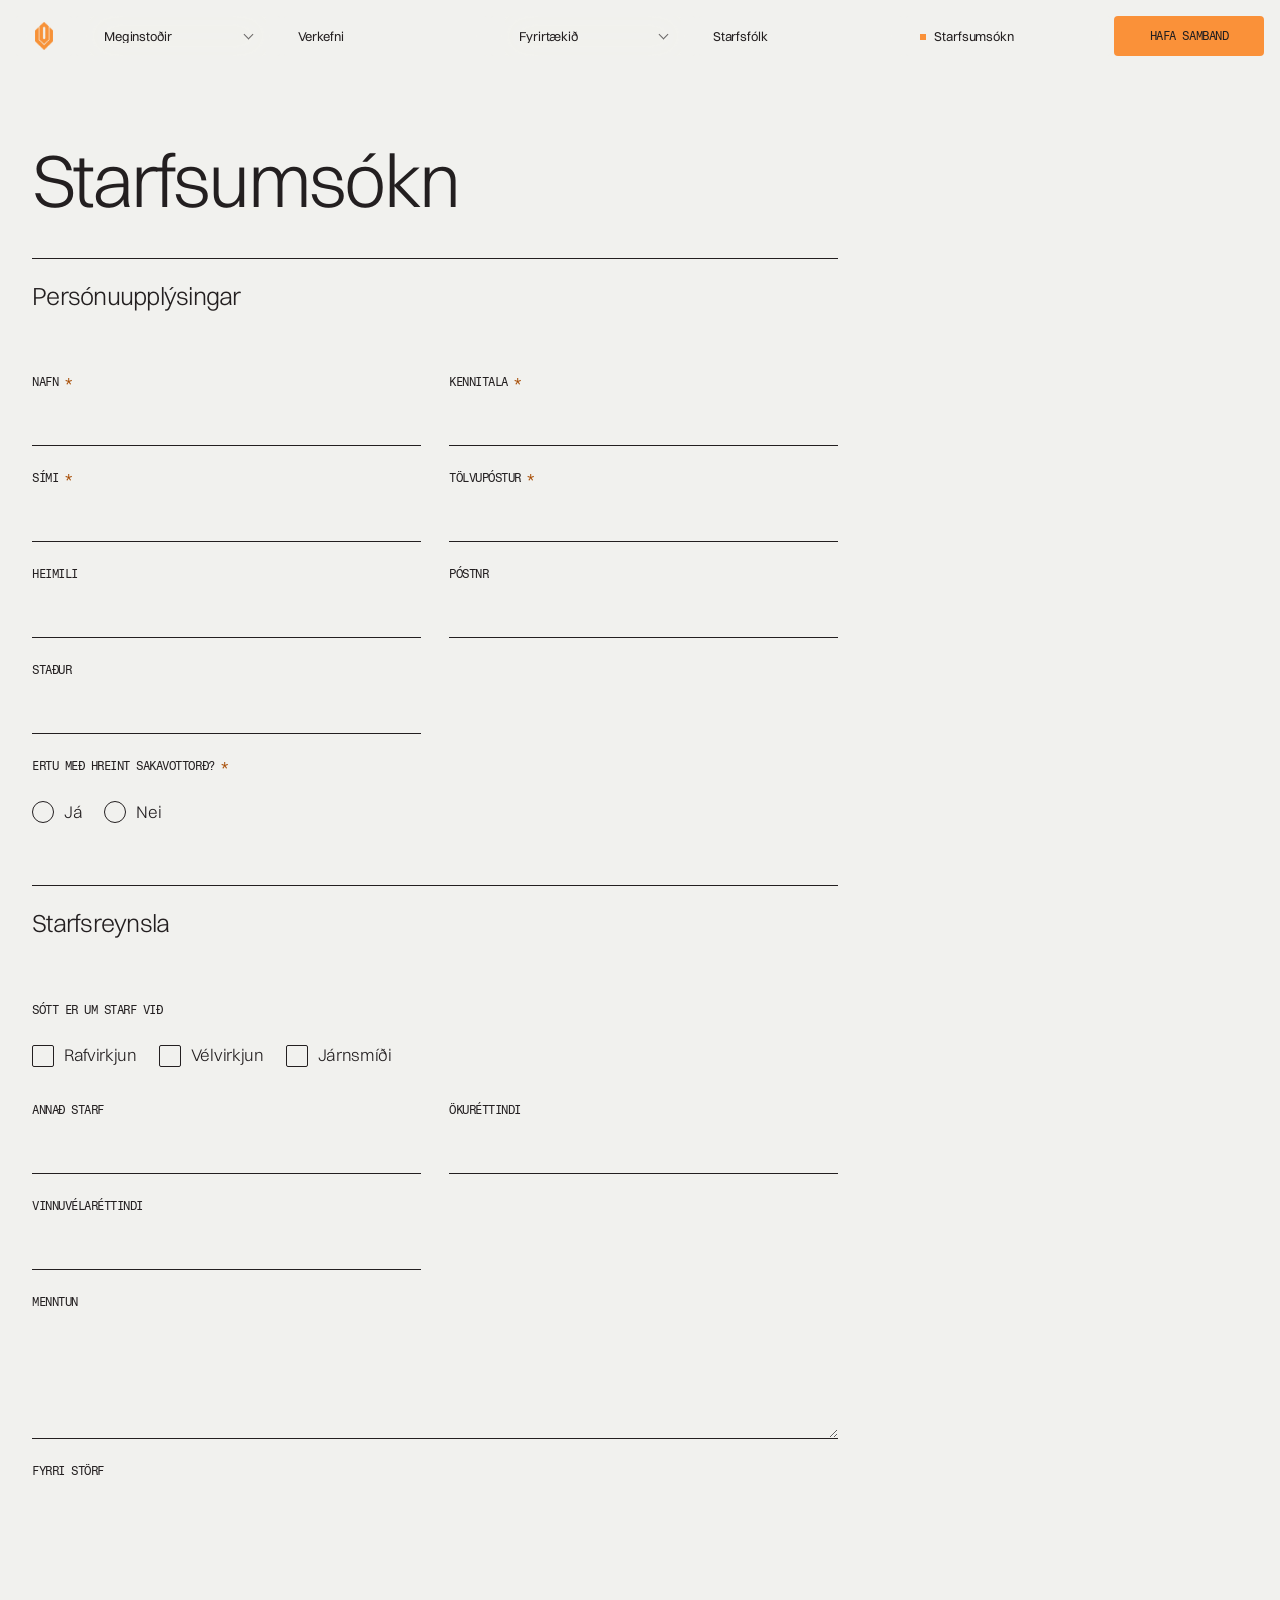
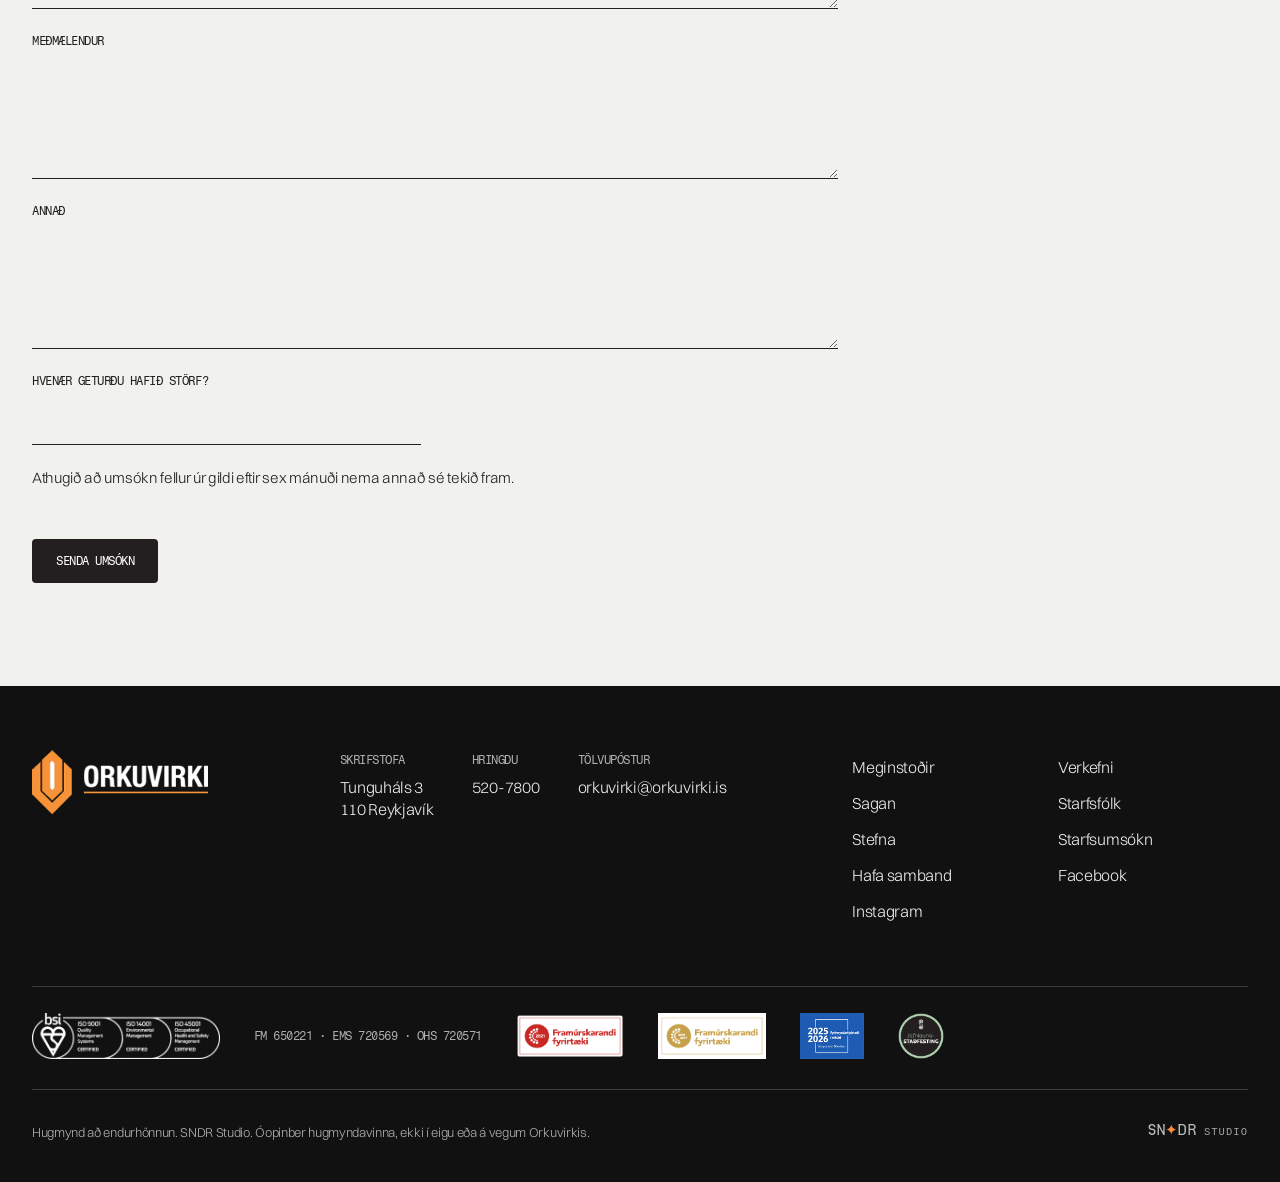
<file: starfsumsokn/index.html>
<!doctype html>
<html lang="is">
<head>
<meta charset="utf-8">
<meta name="viewport" content="width=device-width, initial-scale=1">
<meta name="robots" content="noindex, nofollow">
<title>Starfsumsókn | Orkuvirki</title>
<meta name="description" content="Orkuvirki er tækni- og verktakafyrirtæki með vörur og þjónustu fyrir veitur, orkuframleiðendur og iðnað.">
<meta name="theme-color" content="#231f20">
<link rel="icon" type="image/png" sizes="32x32" href="../assets/img/brand/favicon-32.png">
<link rel="apple-touch-icon" sizes="180x180" href="../assets/img/brand/favicon-180.png">
<script>(function () {
  var root = document.documentElement;
  function set(v) { if (root.getAttribute('data-input') !== v) root.setAttribute('data-input', v); }
  addEventListener('pointerdown', function () { set('pointer'); }, true);
  addEventListener('keydown', function (e) {
    if (e.key === 'Shift' || e.key === 'Control' || e.key === 'Alt' || e.key === 'Meta') return;
    set('key');
  }, true);
})();</script>
<script>(function(d){d.classList.add('js');if(!matchMedia('(prefers-reduced-motion: reduce)').matches){d.classList.add('js-motion','pre');setTimeout(function(){d.classList.remove('pre');if(!window.__ovReady)d.classList.remove('js-motion')},4000)}})(document.documentElement)</script>
<link rel="preload" href="../assets/fonts/Switzer-Light.woff2" as="font" type="font/woff2" crossorigin>
<link rel="stylesheet" href="../assets/css/site.css?mwf3vee5">
<link rel="stylesheet" href="../assets/css/sndr.css?mwf3vee5">
</head>
<body class="is-plain">
<a class="skip" href="#efni">Beint í efni</a>
<div class="awning" aria-hidden="true"></div>
<header class="bar">
  <a class="bar_tile" href="../" aria-label="Orkuvirki, forsíða"><img class="bar_mark" src="../assets/img/brand/mark.png" width="88" height="142" alt=""><img class="bar_logo" src="../assets/img/brand/logo-light.png" width="220" height="80" alt=""></a>
  <nav class="bar_nav" aria-label="Aðalvalmynd">
      <div class="seg has-menu"><button class="seg_btn" type="button" aria-expanded="false" aria-controls="menu-0"><span>Meginstoðir</span><i aria-hidden="true"></i></button>
        <div class="seg_panel" id="menu-0" tabindex="-1" inert><a href="../meginstodir/">Allar meginstoðir</a><a href="../meginstodir/#lagspennuskapar">Lágspennuskápar</a><a href="../meginstodir/#millispennuskapar">Millispennu-aflrofaskápar</a><a href="../meginstodir/#stjornbunadur">Stjórn- og varnarbúnaður og samskiptagáttir</a><a href="../meginstodir/#verktakar">Verktakar</a><a href="../meginstodir/#thjonusta">Þjónusta</a></div></div>
      <a class="seg" href="../verkefni/"><span>Verkefni</span></a>
      <div class="seg has-menu"><button class="seg_btn" type="button" aria-expanded="false" aria-controls="menu-2"><span>Fyrirtækið</span><i aria-hidden="true"></i></button>
        <div class="seg_panel" id="menu-2" tabindex="-1" inert><a href="../sagan/">Sagan</a><a href="../stefna/">Stefna</a></div></div>
      <a class="seg" href="../starfsfolk/"><span>Starfsfólk</span></a>
      <a class="seg" href="../starfsumsokn/" aria-current="page"><span>Starfsumsókn</span></a>
  </nav>
  <a class="bar_cta btn btn--orange" href="../hafa-samband/"><span>Hafa samband</span></a>
  <button class="burger" type="button" aria-expanded="false" aria-controls="sheet" aria-label="Opna valmynd"><span></span><span></span></button>
</header>
<div class="sheet" id="sheet" tabindex="-1" inert>
  <nav class="sheet_nav" aria-label="Valmynd"><div class="sheet_group"><p class="mono">Meginstoðir</p><a href="../meginstodir/">Allar meginstoðir</a><a href="../meginstodir/#lagspennuskapar">Lágspennuskápar</a><a href="../meginstodir/#millispennuskapar">Millispennu-aflrofaskápar</a><a href="../meginstodir/#stjornbunadur">Stjórn- og varnarbúnaður og samskiptagáttir</a><a href="../meginstodir/#verktakar">Verktakar</a><a href="../meginstodir/#thjonusta">Þjónusta</a></div><a class="sheet_big" href="../verkefni/">Verkefni</a><div class="sheet_group"><p class="mono">Fyrirtækið</p><a href="../sagan/">Sagan</a><a href="../stefna/">Stefna</a></div><a class="sheet_big" href="../starfsfolk/">Starfsfólk</a><a class="sheet_big" href="../starfsumsokn/">Starfsumsókn</a><a class="sheet_big" href="../hafa-samband/">Hafa samband</a></nav>
  <p class="sheet_foot"><a href="tel:+3545207800">520-7800</a><a href="mailto:orkuvirki@orkuvirki.is">orkuvirki@orkuvirki.is</a></p>
</div>
<main id="efni">

<header class="thead"><h1 class="d1" data-lines>Starfsumsókn</h1></header>
<form class="form" data-demo novalidate>
  <fieldset class="form_s"><legend class="d3">Persónuupplýsingar</legend>
    <label class="f" for="nafn"><span>Nafn <i aria-hidden="true">*</i></span><input id="nafn" name="nafn" type="text" autocomplete="name" required></label><label class="f" for="kennitala"><span>Kennitala <i aria-hidden="true">*</i></span><input id="kennitala" name="kennitala" type="text" autocomplete="off" inputmode="numeric" spellcheck="false" required></label><label class="f" for="simi"><span>Sími <i aria-hidden="true">*</i></span><input id="simi" name="simi" type="tel" autocomplete="tel" required></label><label class="f" for="netfang"><span>Tölvupóstur <i aria-hidden="true">*</i></span><input id="netfang" name="netfang" type="email" autocomplete="email" spellcheck="false" required></label>
    <label class="f" for="heimili"><span>Heimili</span><input id="heimili" name="heimili" type="text" autocomplete="street-address"></label><label class="f" for="postnr"><span>Póstnr</span><input id="postnr" name="postnr" type="text" autocomplete="postal-code" inputmode="numeric" spellcheck="false"></label><label class="f" for="stadur"><span>Staður</span><input id="stadur" name="stadur" type="text" autocomplete="address-level2"></label>
    <fieldset class="f f--set"><legend>Ertu með hreint sakavottorð? <i aria-hidden="true">*</i></legend><label class="pick"><input type="radio" name="sakavottord" value="Já"><span>Já</span></label><label class="pick"><input type="radio" name="sakavottord" value="Nei"><span>Nei</span></label></fieldset>
  </fieldset>
  <fieldset class="form_s"><legend class="d3">Starfsreynsla</legend>
    <fieldset class="f f--set"><legend>Sótt er um starf við</legend><label class="pick"><input type="checkbox" name="starf" value="Rafvirkjun"><span>Rafvirkjun</span></label><label class="pick"><input type="checkbox" name="starf" value="Vélvirkjun"><span>Vélvirkjun</span></label><label class="pick"><input type="checkbox" name="starf" value="Járnsmíði"><span>Járnsmíði</span></label></fieldset>
    <label class="f" for="annad-starf"><span>Annað starf</span><input id="annad-starf" name="annad-starf" type="text" autocomplete="off"></label><label class="f" for="okurettindi"><span>Ökuréttindi</span><input id="okurettindi" name="okurettindi" type="text" autocomplete="off"></label><label class="f" for="vinnuvelarettindi"><span>Vinnuvélaréttindi</span><input id="vinnuvelarettindi" name="vinnuvelarettindi" type="text" autocomplete="off"></label>
    <label class="f" for="menntun"><span>Menntun</span><textarea id="menntun" name="menntun" rows="4" autocomplete="off"></textarea></label><label class="f" for="fyrri-storf"><span>Fyrri störf</span><textarea id="fyrri-storf" name="fyrri-storf" rows="4" autocomplete="off"></textarea></label><label class="f" for="medmaelendur"><span>Meðmælendur</span><textarea id="medmaelendur" name="medmaelendur" rows="4" autocomplete="off"></textarea></label><label class="f" for="annad"><span>Annað</span><textarea id="annad" name="annad" rows="4" autocomplete="off"></textarea></label>
    <label class="f" for="hvenaer"><span>Hvenær geturðu hafið störf?</span><input id="hvenaer" name="hvenaer" type="text" autocomplete="off"></label>
    <p class="form_hint">Athugið að umsókn fellur úr gildi eftir sex mánuði nema annað sé tekið fram.</p>
  </fieldset>
  <p class="form_end"><button class="btn btn--ink" type="submit"><span>Senda umsókn</span></button></p>
  <p class="form_note" role="status" aria-live="polite" hidden>Þetta er frumgerð. Ekkert var sent.</p>
</form>
</main>
<footer class="foot">
  <div class="foot_top">
    <a class="foot_logo" href="../" aria-label="Orkuvirki, forsíða"><img src="../assets/img/brand/logo-light.png" width="220" height="80" alt="Orkuvirki" loading="lazy"></a>
    <dl class="foot_contact">
      <div><dt class="mono">Skrifstofa</dt><dd>Tunguháls 3<br>110 Reykjavík</dd></div>
      <div><dt class="mono">Hringdu</dt><dd><a href="tel:+3545207800">520-7800</a></dd></div>
      <div><dt class="mono">Tölvupóstur</dt><dd><a href="mailto:orkuvirki@orkuvirki.is">orkuvirki@orkuvirki.is</a></dd></div>
    </dl>
    <nav class="foot_nav" aria-label="Neðanmáls">
      <a href="../meginstodir/">Meginstoðir</a><a href="../verkefni/">Verkefni</a><a href="../sagan/">Sagan</a><a href="../starfsfolk/">Starfsfólk</a><a href="../stefna/">Stefna</a><a href="../starfsumsokn/">Starfsumsókn</a><a href="../hafa-samband/">Hafa samband</a>
      <a href="https://www.facebook.com/ORKUVIRKI/" rel="noopener">Facebook</a><a href="https://www.instagram.com/orkuvirki/" rel="noopener">Instagram</a>
    </nav>
  </div>
  <div class="foot_certs">
    <img src="../assets/img/brand/bsi-white.png" width="400" height="98" alt="BSI: ISO 9001, ISO 14001 og ISO 45001 vottun" loading="lazy">
    <span class="mono">FM 650221 · EMS 720569 · OHS 720571</span>
    <img src="../assets/img/brand/ff-2021.png" width="558" height="238" alt="Framúrskarandi fyrirtæki 2021, Creditinfo" loading="lazy">
    <img src="../assets/img/brand/ff-2013-2017.png" width="558" height="238" alt="Framúrskarandi fyrirtæki 2013 til 2017, Creditinfo" loading="lazy">
    <img src="../assets/img/brand/fyrirmyndar.png" width="124" height="88" alt="Fyrirmyndarfyrirtæki í rekstri 2025 til 2026" loading="lazy">
    <img src="../assets/img/brand/jafnlaun.png" width="568" height="568" alt="Jafnlaunastaðfesting" loading="lazy">
  </div>
  <div class="foot_credit"><p>Hugmynd að endurhönnun. SNDR Studio. Óopinber hugmyndavinna, ekki í eigu eða á vegum Orkuvirkis.</p><a class="sndr-badge" href="https://sndrstudio.is" target="_blank" rel="noreferrer"
  aria-label="Hannað af SNDR Studio" data-logotype
  style="--sndr-ink:rgba(255,255,255,0.72);--sndr-ember:#FF8A3D">
  <span class="sndr-badge-mark">SN<span class="sndr-badge-star">✦</span>DR</span>
  <span class="sndr-badge-studio">STUDIO</span>
</a></div>
</footer>
<script src="../assets/vendor/gsap.min.js" defer></script>
<script src="../assets/vendor/ScrollTrigger.min.js" defer></script>
<script src="../assets/vendor/SplitText.min.js" defer></script>
<script src="../assets/vendor/lenis.min.js" defer></script>
<script src="../assets/js/site.js?mwf3vee5" defer></script>
</body>
</html>
</file>
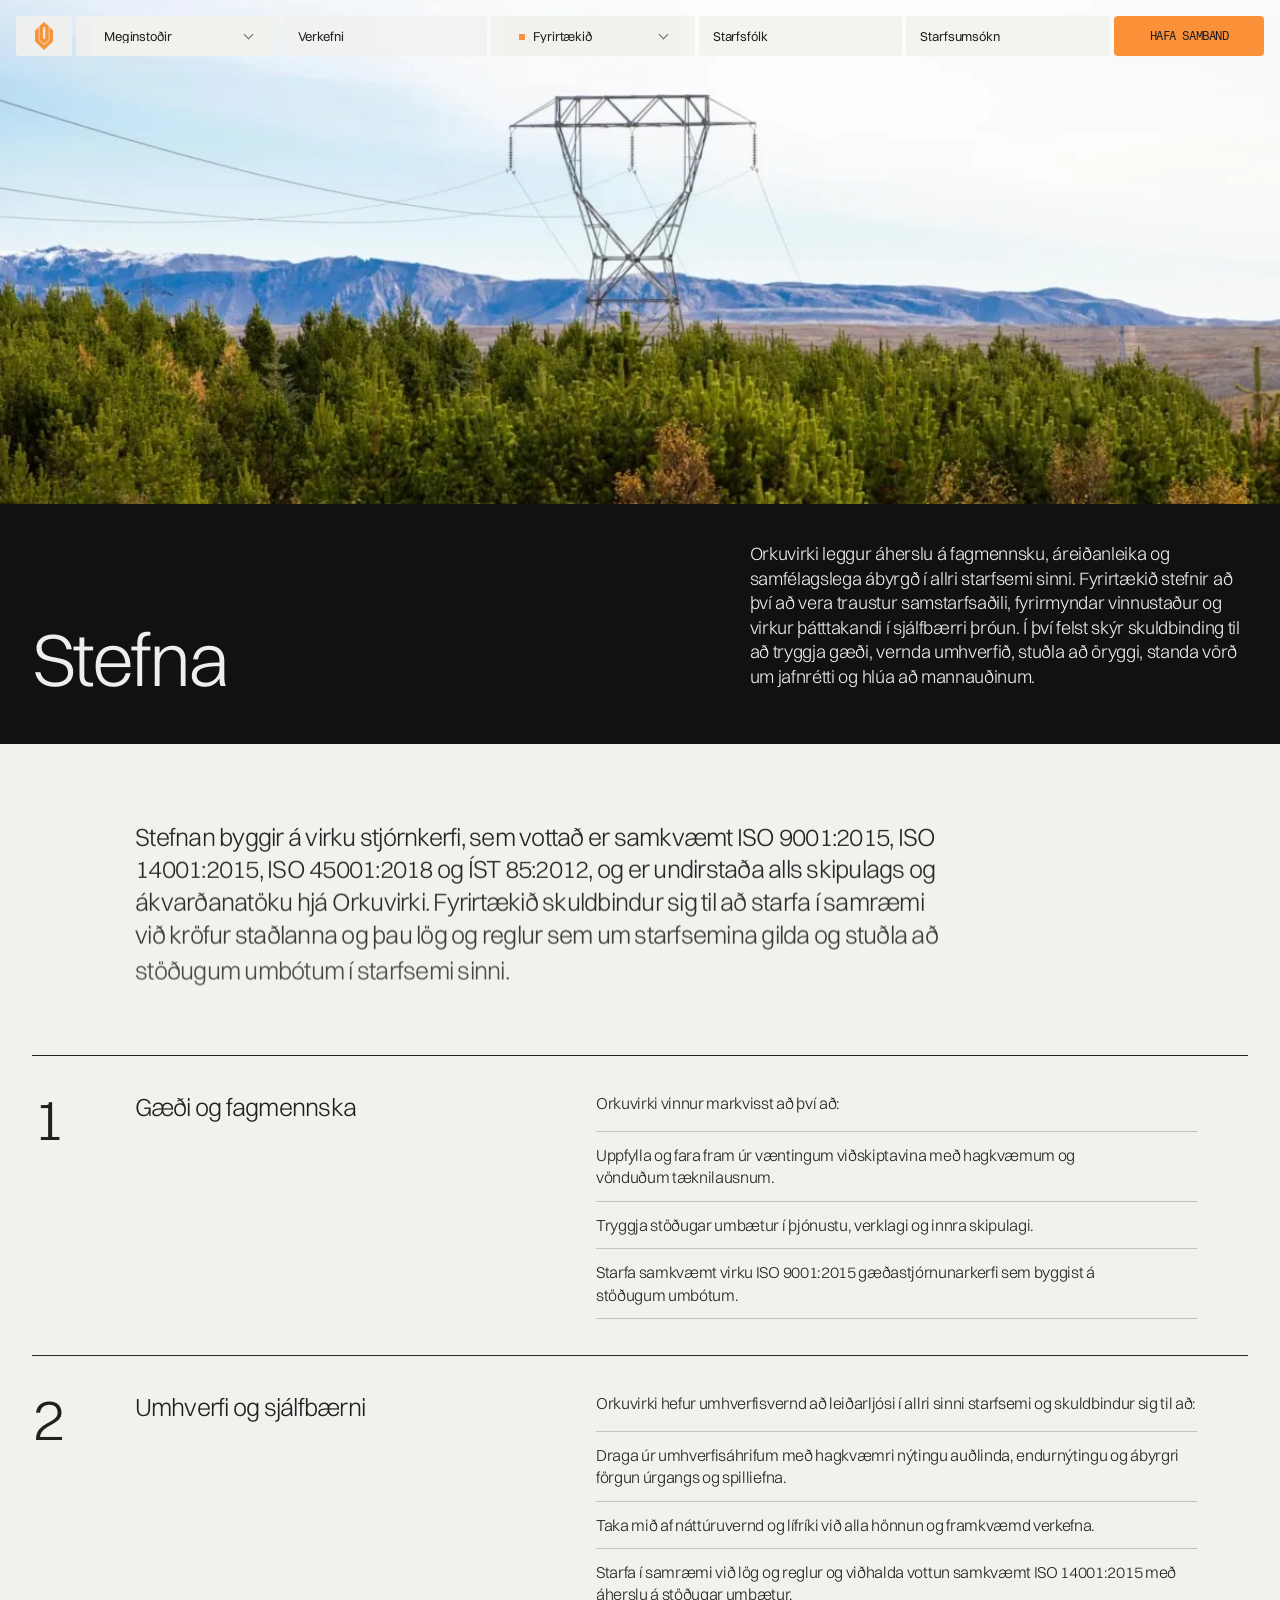
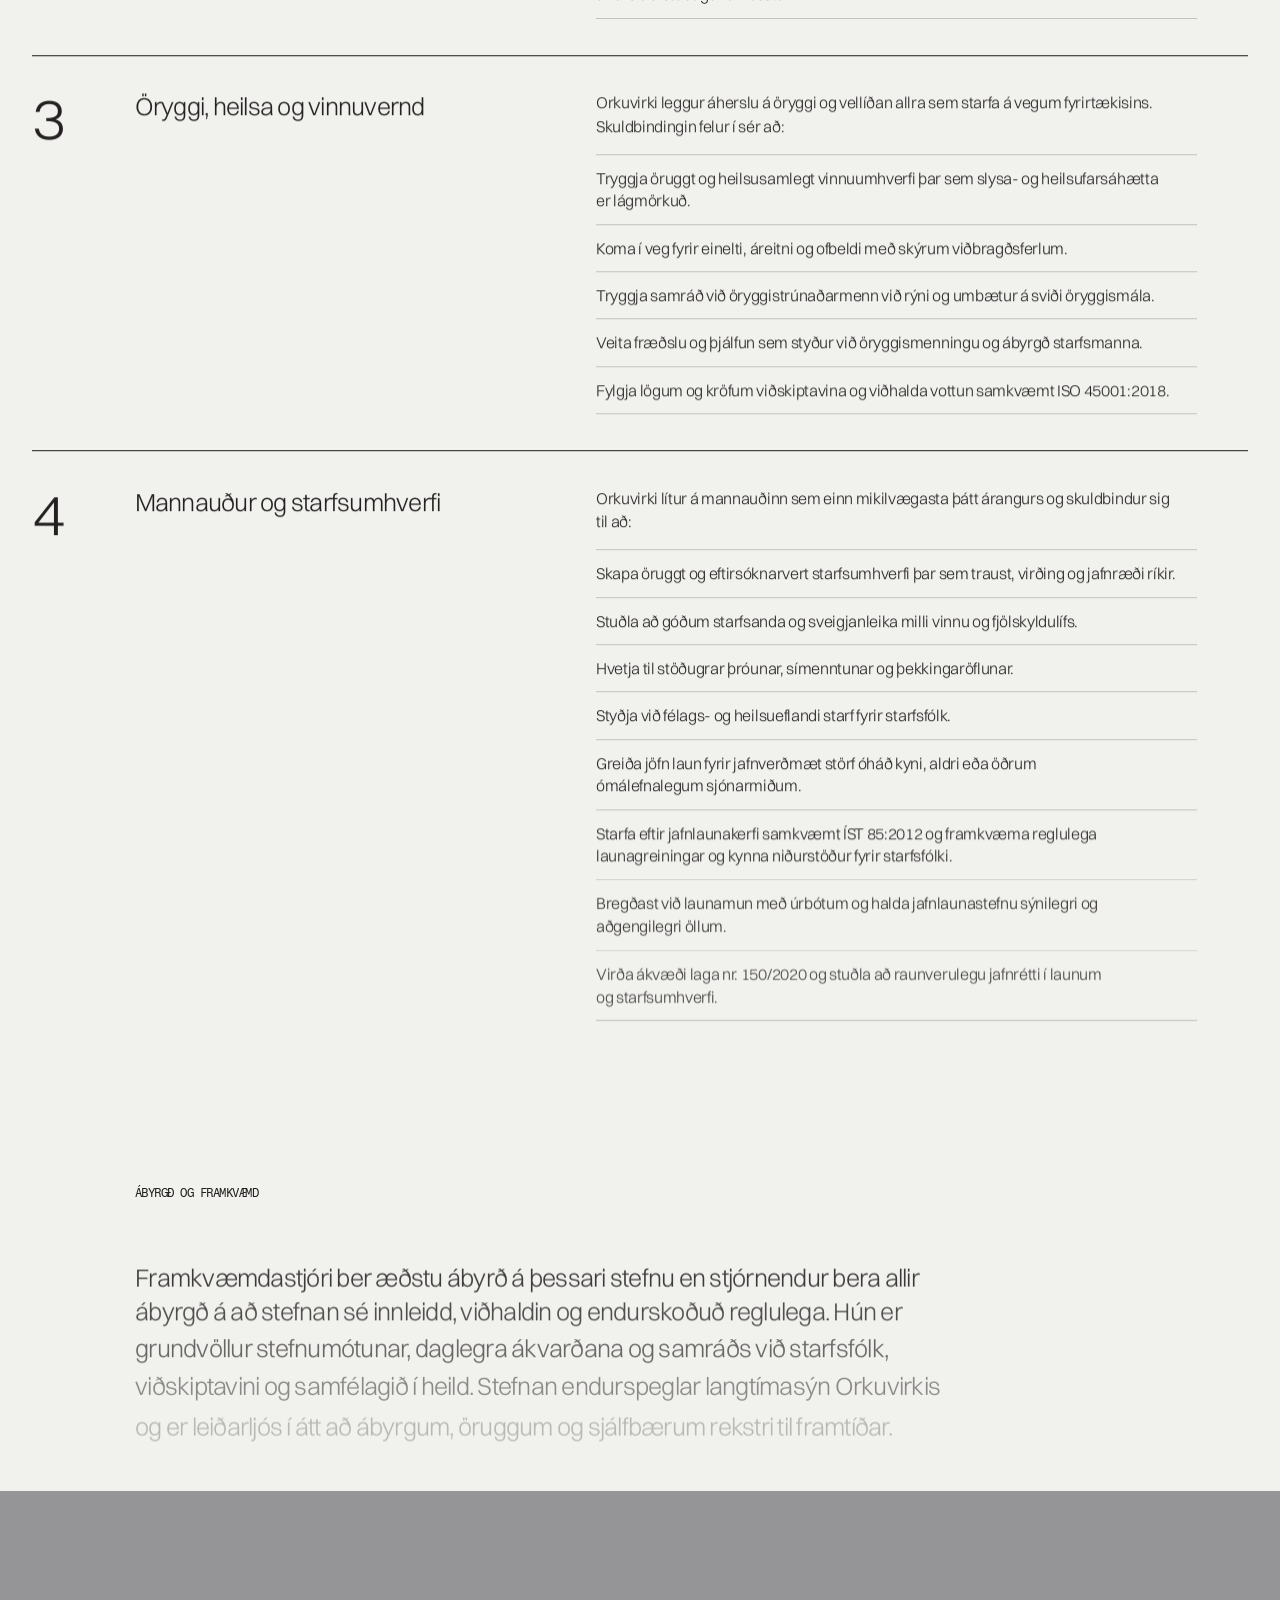
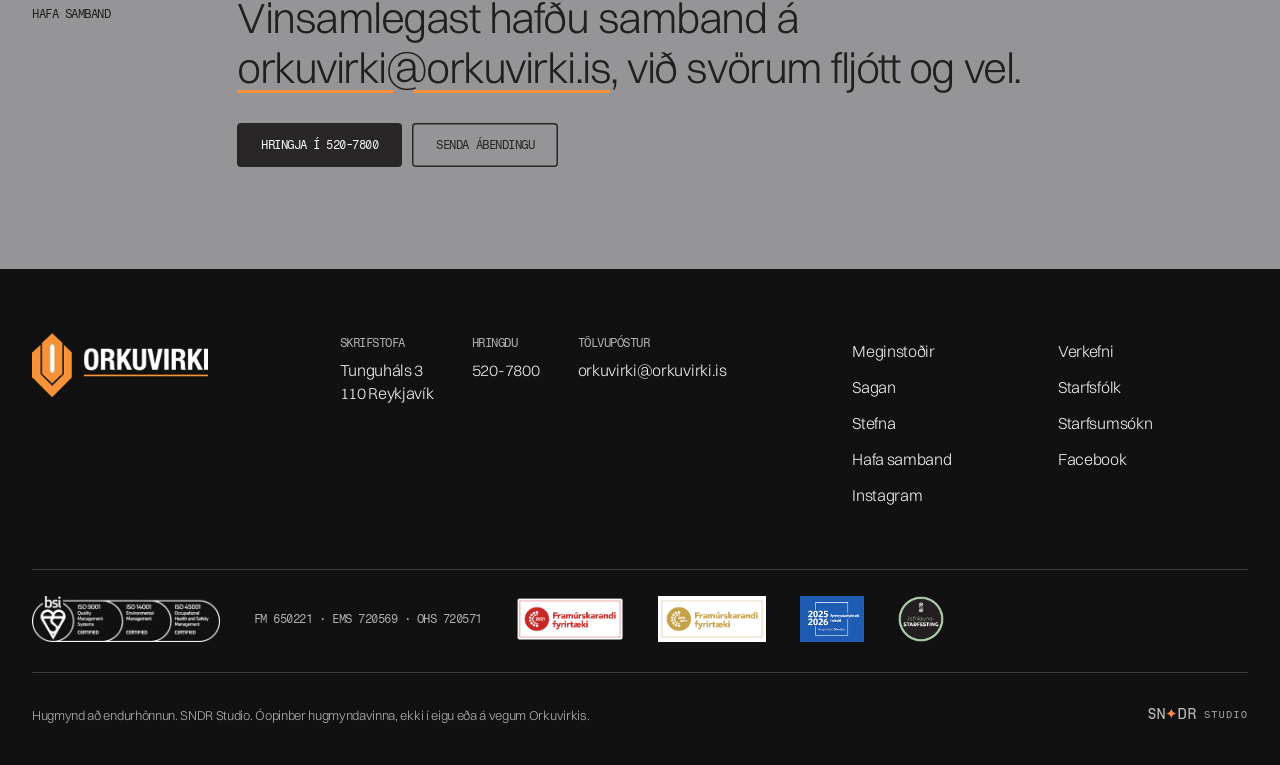
<file: stefna/index.html>
<!doctype html>
<html lang="is">
<head>
<meta charset="utf-8">
<meta name="viewport" content="width=device-width, initial-scale=1">
<meta name="robots" content="noindex, nofollow">
<title>Stefna | Orkuvirki</title>
<meta name="description" content="Orkuvirki er tækni- og verktakafyrirtæki með vörur og þjónustu fyrir veitur, orkuframleiðendur og iðnað.">
<meta name="theme-color" content="#231f20">
<link rel="icon" type="image/png" sizes="32x32" href="../assets/img/brand/favicon-32.png">
<link rel="apple-touch-icon" sizes="180x180" href="../assets/img/brand/favicon-180.png">
<script>(function () {
  var root = document.documentElement;
  function set(v) { if (root.getAttribute('data-input') !== v) root.setAttribute('data-input', v); }
  addEventListener('pointerdown', function () { set('pointer'); }, true);
  addEventListener('keydown', function (e) {
    if (e.key === 'Shift' || e.key === 'Control' || e.key === 'Alt' || e.key === 'Meta') return;
    set('key');
  }, true);
})();</script>
<script>(function(d){d.classList.add('js');if(!matchMedia('(prefers-reduced-motion: reduce)').matches){d.classList.add('js-motion','pre');setTimeout(function(){d.classList.remove('pre');if(!window.__ovReady)d.classList.remove('js-motion')},4000)}})(document.documentElement)</script>
<link rel="preload" href="../assets/fonts/Switzer-Light.woff2" as="font" type="font/woff2" crossorigin>
<link rel="stylesheet" href="../assets/css/site.css?mwf3vee5">
<link rel="stylesheet" href="../assets/css/sndr.css?mwf3vee5">
</head>
<body class="">
<a class="skip" href="#efni">Beint í efni</a>
<div class="awning" aria-hidden="true"></div>
<header class="bar">
  <a class="bar_tile" href="../" aria-label="Orkuvirki, forsíða"><img class="bar_mark" src="../assets/img/brand/mark.png" width="88" height="142" alt=""><img class="bar_logo" src="../assets/img/brand/logo-light.png" width="220" height="80" alt=""></a>
  <nav class="bar_nav" aria-label="Aðalvalmynd">
      <div class="seg has-menu"><button class="seg_btn" type="button" aria-expanded="false" aria-controls="menu-0"><span>Meginstoðir</span><i aria-hidden="true"></i></button>
        <div class="seg_panel" id="menu-0" tabindex="-1" inert><a href="../meginstodir/">Allar meginstoðir</a><a href="../meginstodir/#lagspennuskapar">Lágspennuskápar</a><a href="../meginstodir/#millispennuskapar">Millispennu-aflrofaskápar</a><a href="../meginstodir/#stjornbunadur">Stjórn- og varnarbúnaður og samskiptagáttir</a><a href="../meginstodir/#verktakar">Verktakar</a><a href="../meginstodir/#thjonusta">Þjónusta</a></div></div>
      <a class="seg" href="../verkefni/"><span>Verkefni</span></a>
      <div class="seg has-menu"><button class="seg_btn" type="button" aria-expanded="false" aria-controls="menu-2" data-current><span>Fyrirtækið</span><i aria-hidden="true"></i></button>
        <div class="seg_panel" id="menu-2" tabindex="-1" inert><a href="../sagan/">Sagan</a><a href="../stefna/" aria-current="page">Stefna</a></div></div>
      <a class="seg" href="../starfsfolk/"><span>Starfsfólk</span></a>
      <a class="seg" href="../starfsumsokn/"><span>Starfsumsókn</span></a>
  </nav>
  <a class="bar_cta btn btn--orange" href="../hafa-samband/"><span>Hafa samband</span></a>
  <button class="burger" type="button" aria-expanded="false" aria-controls="sheet" aria-label="Opna valmynd"><span></span><span></span></button>
</header>
<div class="sheet" id="sheet" tabindex="-1" inert>
  <nav class="sheet_nav" aria-label="Valmynd"><div class="sheet_group"><p class="mono">Meginstoðir</p><a href="../meginstodir/">Allar meginstoðir</a><a href="../meginstodir/#lagspennuskapar">Lágspennuskápar</a><a href="../meginstodir/#millispennuskapar">Millispennu-aflrofaskápar</a><a href="../meginstodir/#stjornbunadur">Stjórn- og varnarbúnaður og samskiptagáttir</a><a href="../meginstodir/#verktakar">Verktakar</a><a href="../meginstodir/#thjonusta">Þjónusta</a></div><a class="sheet_big" href="../verkefni/">Verkefni</a><div class="sheet_group"><p class="mono">Fyrirtækið</p><a href="../sagan/">Sagan</a><a href="../stefna/">Stefna</a></div><a class="sheet_big" href="../starfsfolk/">Starfsfólk</a><a class="sheet_big" href="../starfsumsokn/">Starfsumsókn</a><a class="sheet_big" href="../hafa-samband/">Hafa samband</a></nav>
  <p class="sheet_foot"><a href="tel:+3545207800">520-7800</a><a href="mailto:orkuvirki@orkuvirki.is">orkuvirki@orkuvirki.is</a></p>
</div>
<main id="efni">

<header class="phead">
  <div class="phead_pic"><img src="../assets/img/land-1-1200.webp" width="1200" height="800" alt="Háspennulína yfir gróið land" fetchpriority="high" decoding="async" style="object-position:50% 45%"></div>
  <div class="phead_txt"><h1 class="d1" data-lines>Stefna</h1><p class="lead" data-fade>Orkuvirki leggur áherslu á fagmennsku, áreiðanleika og samfélagslega ábyrgð í allri starfsemi sinni. Fyrirtækið stefnir að því að vera traustur samstarfsaðili, fyrirmyndar vinnustaður og virkur þátttakandi í sjálfbærri þróun. Í því felst skýr skuldbinding til að tryggja gæði, vernda umhverfið, stuðla að öryggi, standa vörð um jafnrétti og hlúa að mannauðinum.</p></div>
</header>
<section class="prose prose--one"><p class="d3" data-lines>Stefnan byggir á virku stjórnkerfi, sem vottað er samkvæmt ISO 9001:2015, ISO 14001:2015, ISO 45001:2018 og ÍST 85:2012, og er undirstaða alls skipulags og ákvarðanatöku hjá Orkuvirki. Fyrirtækið skuldbindur sig til að starfa í samræmi við kröfur staðlanna og þau lög og reglur sem um starfsemina gilda og stuðla að stöðugum umbótum í starfsemi sinni.</p></section>
<ol class="commit"><li class="commit_i" data-row><span class="commit_n">1</span><h2 class="d3">Gæði og fagmennska</h2>
      <div><p>Orkuvirki vinnur markvisst að því að:</p><ul class="rules" data-rating><li>Uppfylla og fara fram úr væntingum viðskiptavina með hagkvæmum og vönduðum tæknilausnum.</li><li>Tryggja stöðugar umbætur í þjónustu, verklagi og innra skipulagi.</li><li>Starfa samkvæmt virku ISO 9001:2015 gæðastjórnunarkerfi sem byggist á stöðugum umbótum.</li></ul></div></li><li class="commit_i" data-row><span class="commit_n">2</span><h2 class="d3">Umhverfi og sjálfbærni</h2>
      <div><p>Orkuvirki hefur umhverfisvernd að leiðarljósi í allri sinni starfsemi og skuldbindur sig til að:</p><ul class="rules" data-rating><li>Draga úr umhverfisáhrifum með hagkvæmri nýtingu auðlinda, endurnýtingu og ábyrgri förgun úrgangs og spilliefna.</li><li>Taka mið af náttúruvernd og lífríki við alla hönnun og framkvæmd verkefna.</li><li>Starfa í samræmi við lög og reglur og viðhalda vottun samkvæmt ISO 14001:2015 með áherslu á stöðugar umbætur.</li></ul></div></li><li class="commit_i" data-row><span class="commit_n">3</span><h2 class="d3">Öryggi, heilsa og vinnuvernd</h2>
      <div><p>Orkuvirki leggur áherslu á öryggi og vellíðan allra sem starfa á vegum fyrirtækisins. Skuldbindingin felur í sér að:</p><ul class="rules" data-rating><li>Tryggja öruggt og heilsusamlegt vinnuumhverfi þar sem slysa- og heilsufarsáhætta er lágmörkuð.</li><li>Koma í veg fyrir einelti, áreitni og ofbeldi með skýrum viðbragðsferlum.</li><li>Tryggja samráð við öryggistrúnaðarmenn við rýni og umbætur á sviði öryggismála.</li><li>Veita fræðslu og þjálfun sem styður við öryggismenningu og ábyrgð starfsmanna.</li><li>Fylgja lögum og kröfum viðskiptavina og viðhalda vottun samkvæmt ISO 45001:2018.</li></ul></div></li><li class="commit_i" data-row><span class="commit_n">4</span><h2 class="d3">Mannauður og starfsumhverfi</h2>
      <div><p>Orkuvirki lítur á mannauðinn sem einn mikilvægasta þátt árangurs og skuldbindur sig til að:</p><ul class="rules" data-rating><li>Skapa öruggt og eftirsóknarvert starfsumhverfi þar sem traust, virðing og jafnræði ríkir.</li><li>Stuðla að góðum starfsanda og sveigjanleika milli vinnu og fjölskyldulífs.</li><li>Hvetja til stöðugrar þróunar, símenntunar og þekkingaröflunar.</li><li>Styðja við félags- og heilsueflandi starf fyrir starfsfólk.</li><li>Greiða jöfn laun fyrir jafnverðmæt störf óháð kyni, aldri eða öðrum ómálefnalegum sjónarmiðum.</li><li>Starfa eftir jafnlaunakerfi samkvæmt ÍST 85:2012 og framkvæma reglulega launagreiningar og kynna niðurstöður fyrir starfsfólki.</li><li>Bregðast við launamun með úrbótum og halda jafnlaunastefnu sýnilegri og aðgengilegri öllum.</li><li>Virða ákvæði laga nr. 150/2020 og stuðla að raunverulegu jafnrétti í launum og starfsumhverfi.</li></ul></div></li></ol>
<section class="prose prose--one"><h2 class="mono">Ábyrgð og framkvæmd</h2><p class="d3" data-lines>Framkvæmdastjóri ber æðstu ábyrð á þessari stefnu en stjórnendur bera allir ábyrgð á að stefnan sé innleidd, viðhaldin og endurskoðuð reglulega. Hún er grundvöllur stefnumótunar, daglegra ákvarðana og samráðs við starfsfólk, viðskiptavini og samfélagið í heild. Stefnan endurspeglar langtímasýn Orkuvirkis og er leiðarljós í átt að ábyrgum, öruggum og sjálfbærum rekstri til framtíðar.</p></section>
<section class="cta">
  <p class="mono">Hafa samband</p>
  <p class="cta_line d2" data-in>Vinsamlegast hafðu samband á <a href="mailto:orkuvirki@orkuvirki.is">orkuvirki@orkuvirki.is</a>, við svörum fljótt og vel.</p>
  <p class="cta_row" data-fade><a class="btn btn--ink" href="tel:+3545207800"><span>Hringja í 520-7800</span></a><a class="btn btn--line" href="../hafa-samband/"><span>Senda ábendingu</span></a></p>
</section>
</main>
<footer class="foot">
  <div class="foot_top">
    <a class="foot_logo" href="../" aria-label="Orkuvirki, forsíða"><img src="../assets/img/brand/logo-light.png" width="220" height="80" alt="Orkuvirki" loading="lazy"></a>
    <dl class="foot_contact">
      <div><dt class="mono">Skrifstofa</dt><dd>Tunguháls 3<br>110 Reykjavík</dd></div>
      <div><dt class="mono">Hringdu</dt><dd><a href="tel:+3545207800">520-7800</a></dd></div>
      <div><dt class="mono">Tölvupóstur</dt><dd><a href="mailto:orkuvirki@orkuvirki.is">orkuvirki@orkuvirki.is</a></dd></div>
    </dl>
    <nav class="foot_nav" aria-label="Neðanmáls">
      <a href="../meginstodir/">Meginstoðir</a><a href="../verkefni/">Verkefni</a><a href="../sagan/">Sagan</a><a href="../starfsfolk/">Starfsfólk</a><a href="../stefna/">Stefna</a><a href="../starfsumsokn/">Starfsumsókn</a><a href="../hafa-samband/">Hafa samband</a>
      <a href="https://www.facebook.com/ORKUVIRKI/" rel="noopener">Facebook</a><a href="https://www.instagram.com/orkuvirki/" rel="noopener">Instagram</a>
    </nav>
  </div>
  <div class="foot_certs">
    <img src="../assets/img/brand/bsi-white.png" width="400" height="98" alt="BSI: ISO 9001, ISO 14001 og ISO 45001 vottun" loading="lazy">
    <span class="mono">FM 650221 · EMS 720569 · OHS 720571</span>
    <img src="../assets/img/brand/ff-2021.png" width="558" height="238" alt="Framúrskarandi fyrirtæki 2021, Creditinfo" loading="lazy">
    <img src="../assets/img/brand/ff-2013-2017.png" width="558" height="238" alt="Framúrskarandi fyrirtæki 2013 til 2017, Creditinfo" loading="lazy">
    <img src="../assets/img/brand/fyrirmyndar.png" width="124" height="88" alt="Fyrirmyndarfyrirtæki í rekstri 2025 til 2026" loading="lazy">
    <img src="../assets/img/brand/jafnlaun.png" width="568" height="568" alt="Jafnlaunastaðfesting" loading="lazy">
  </div>
  <div class="foot_credit"><p>Hugmynd að endurhönnun. SNDR Studio. Óopinber hugmyndavinna, ekki í eigu eða á vegum Orkuvirkis.</p><a class="sndr-badge" href="https://sndrstudio.is" target="_blank" rel="noreferrer"
  aria-label="Hannað af SNDR Studio" data-logotype
  style="--sndr-ink:rgba(255,255,255,0.72);--sndr-ember:#FF8A3D">
  <span class="sndr-badge-mark">SN<span class="sndr-badge-star">✦</span>DR</span>
  <span class="sndr-badge-studio">STUDIO</span>
</a></div>
</footer>
<script src="../assets/vendor/gsap.min.js" defer></script>
<script src="../assets/vendor/ScrollTrigger.min.js" defer></script>
<script src="../assets/vendor/SplitText.min.js" defer></script>
<script src="../assets/vendor/lenis.min.js" defer></script>
<script src="../assets/js/site.js?mwf3vee5" defer></script>
</body>
</html>
</file>
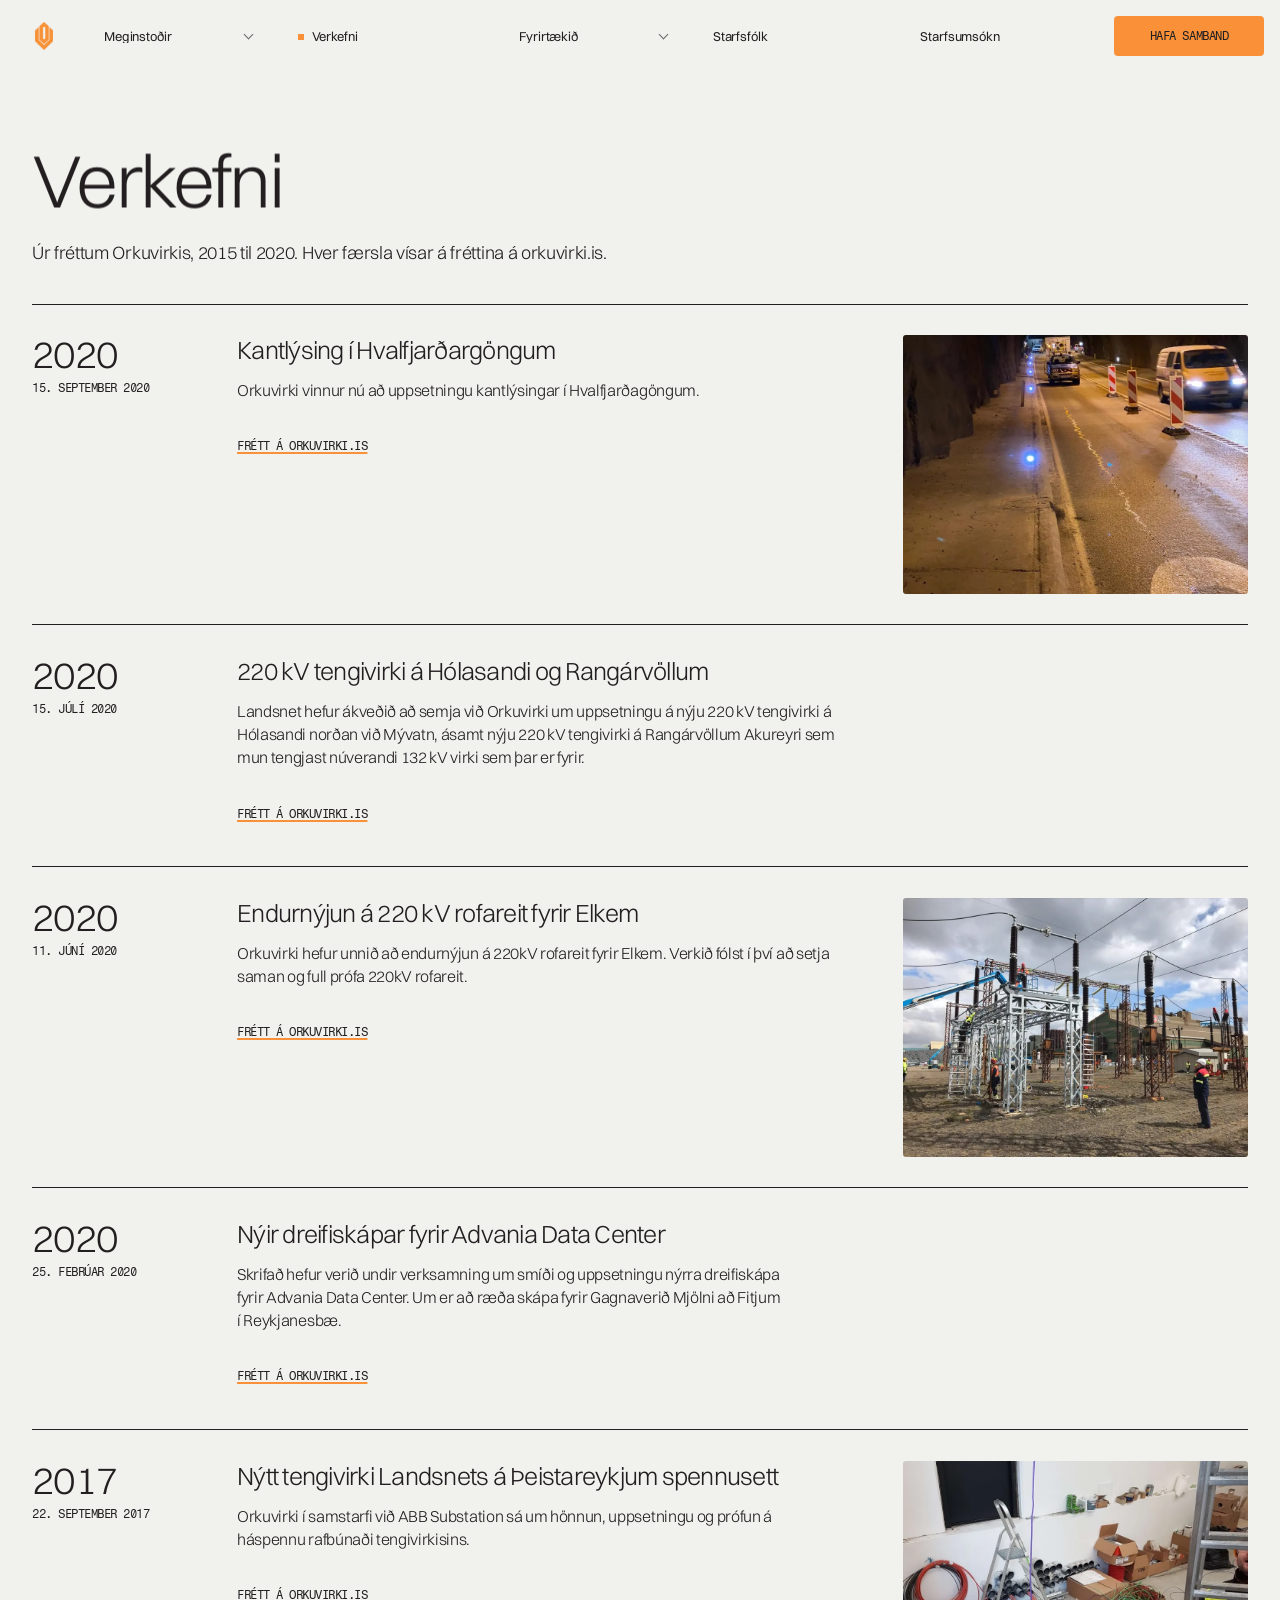
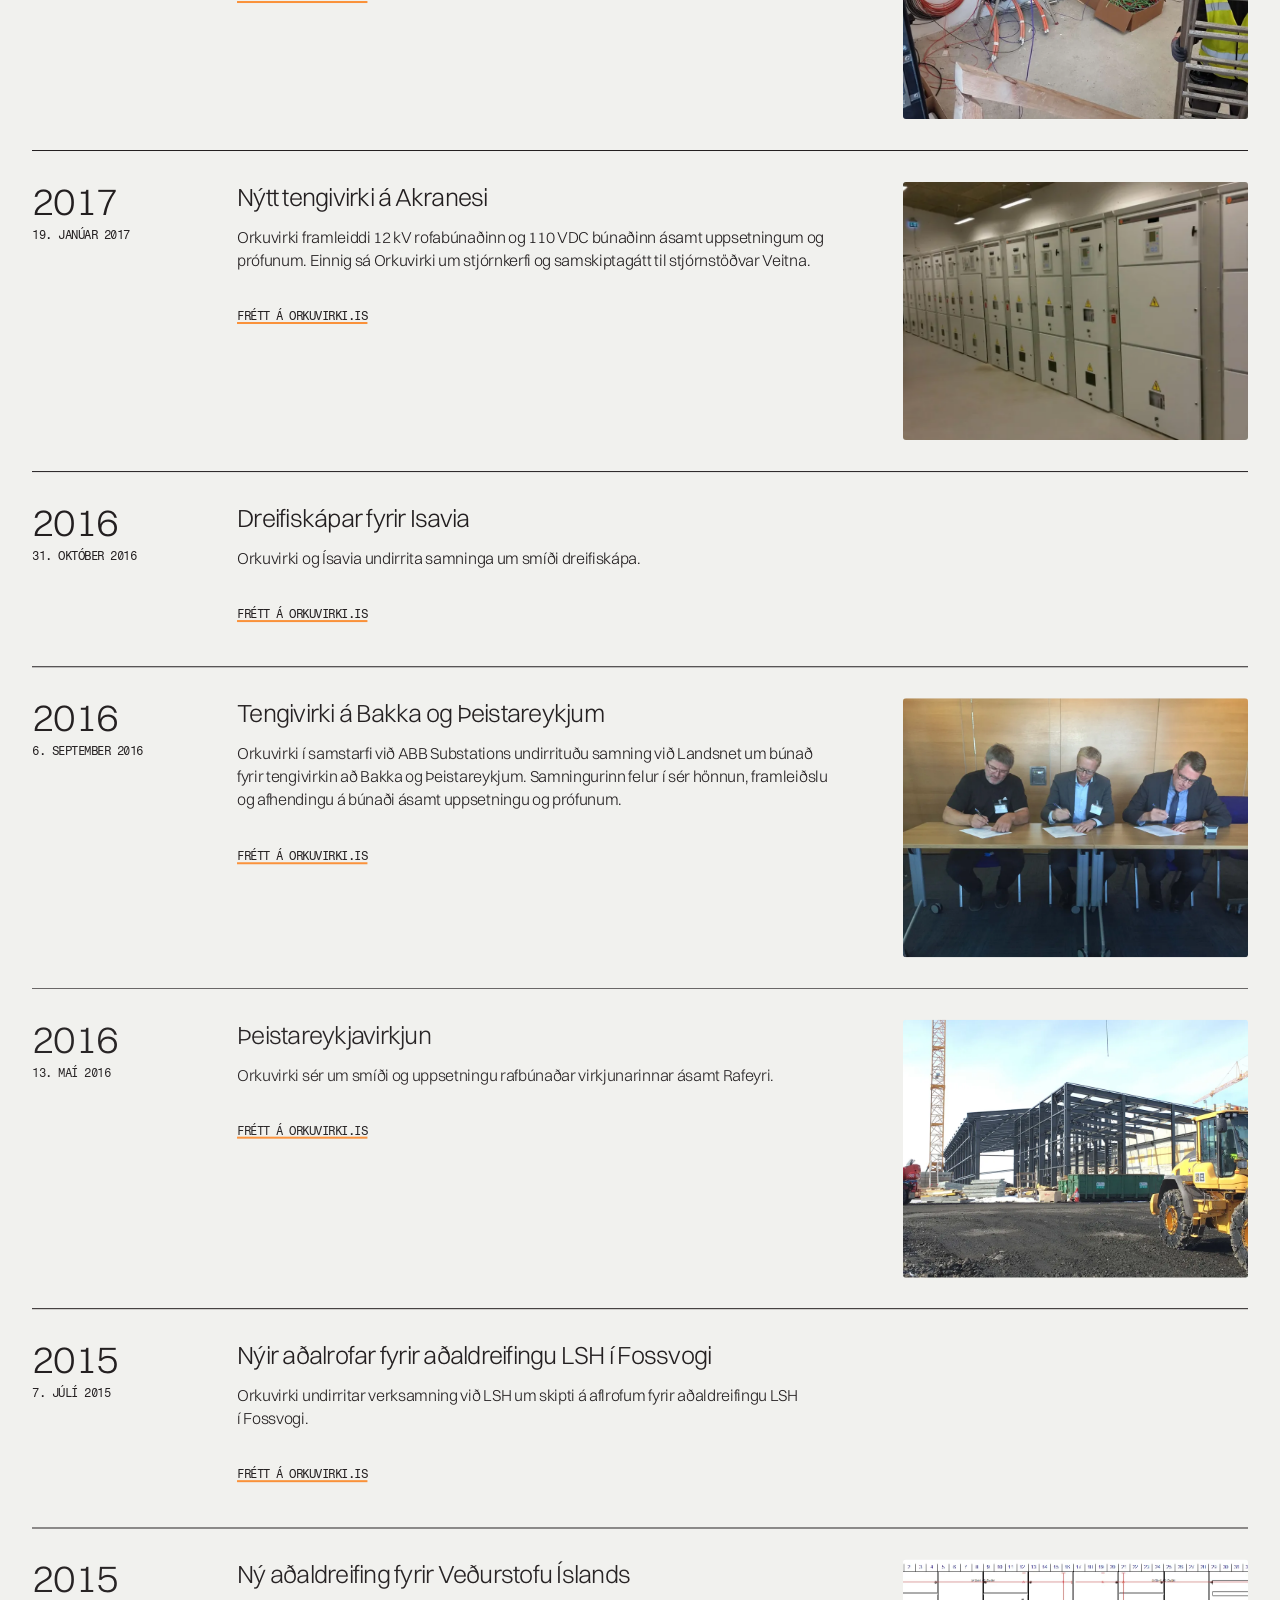
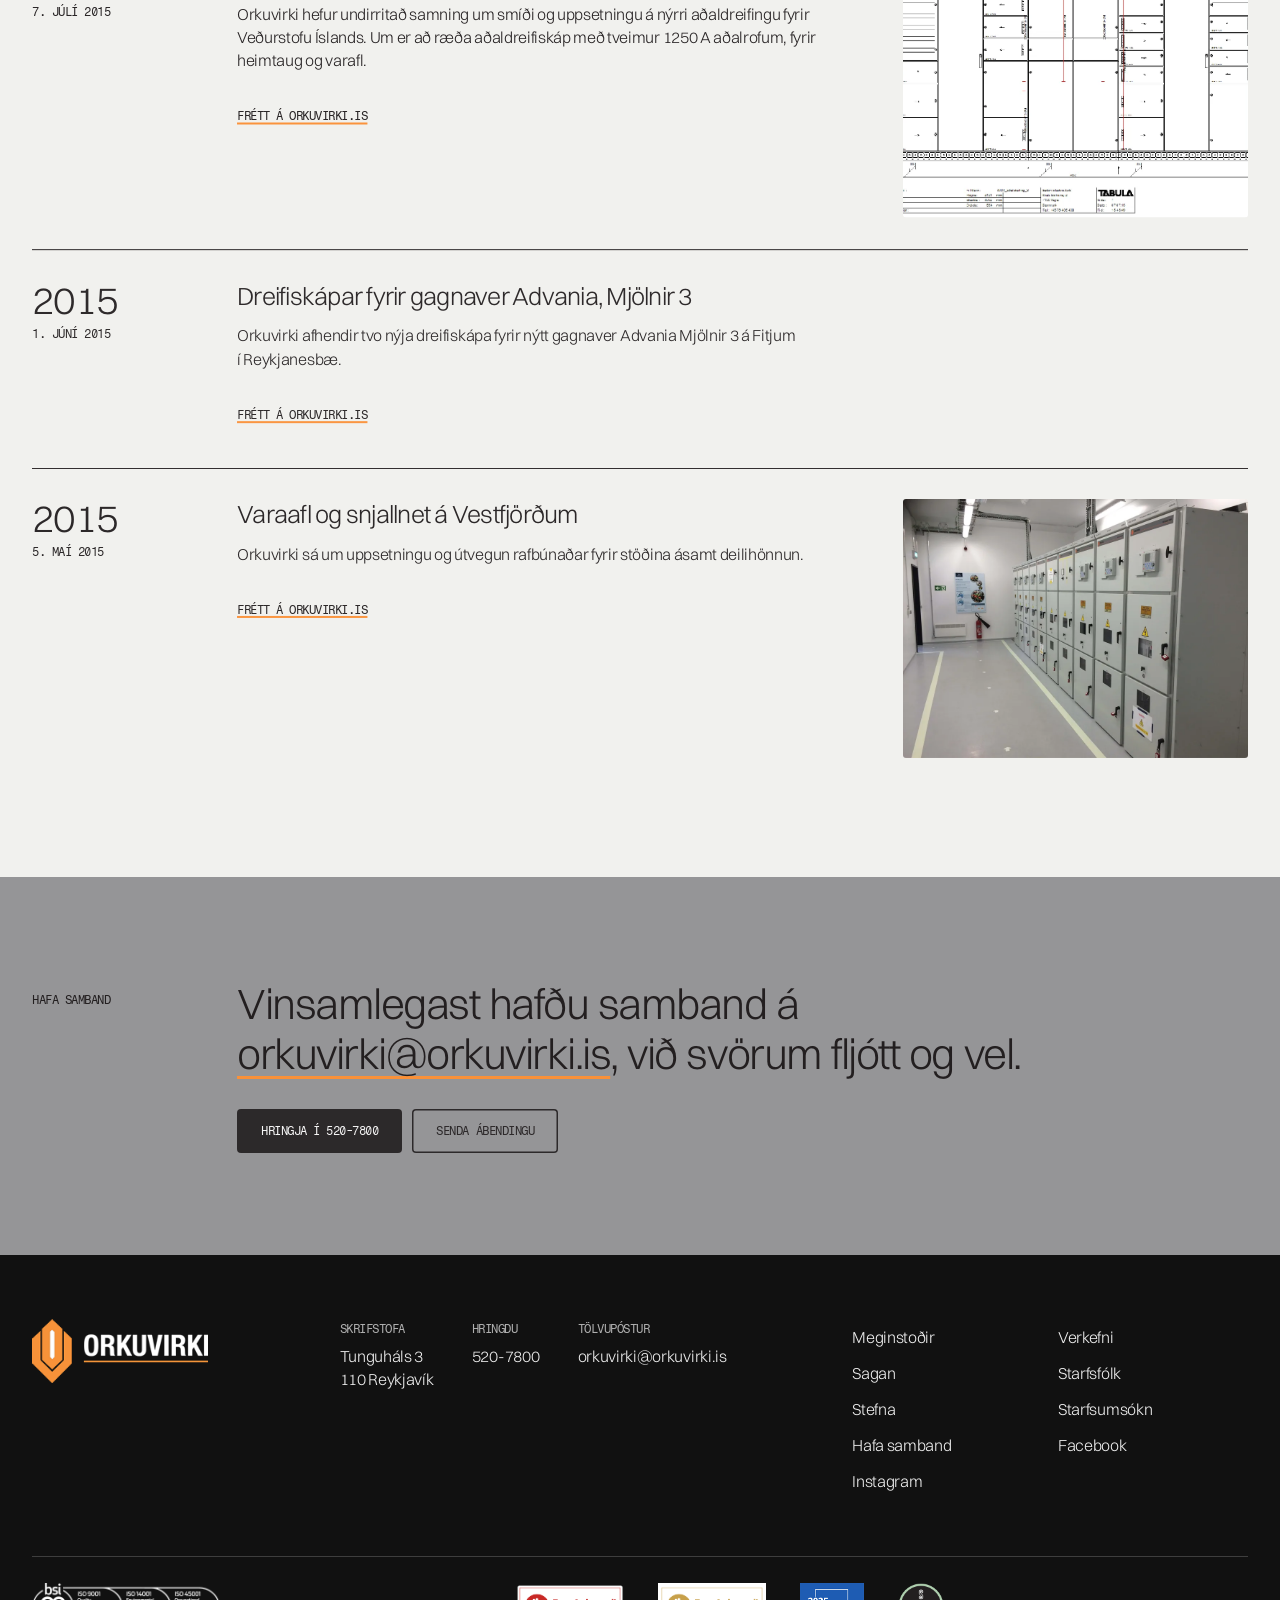
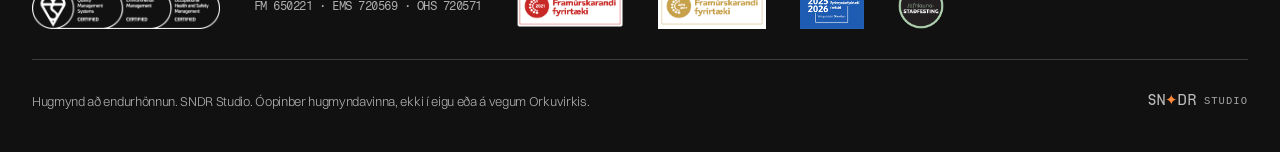
<file: verkefni/index.html>
<!doctype html>
<html lang="is">
<head>
<meta charset="utf-8">
<meta name="viewport" content="width=device-width, initial-scale=1">
<meta name="robots" content="noindex, nofollow">
<title>Verkefni | Orkuvirki</title>
<meta name="description" content="Orkuvirki er tækni- og verktakafyrirtæki með vörur og þjónustu fyrir veitur, orkuframleiðendur og iðnað.">
<meta name="theme-color" content="#231f20">
<link rel="icon" type="image/png" sizes="32x32" href="../assets/img/brand/favicon-32.png">
<link rel="apple-touch-icon" sizes="180x180" href="../assets/img/brand/favicon-180.png">
<script>(function () {
  var root = document.documentElement;
  function set(v) { if (root.getAttribute('data-input') !== v) root.setAttribute('data-input', v); }
  addEventListener('pointerdown', function () { set('pointer'); }, true);
  addEventListener('keydown', function (e) {
    if (e.key === 'Shift' || e.key === 'Control' || e.key === 'Alt' || e.key === 'Meta') return;
    set('key');
  }, true);
})();</script>
<script>(function(d){d.classList.add('js');if(!matchMedia('(prefers-reduced-motion: reduce)').matches){d.classList.add('js-motion','pre');setTimeout(function(){d.classList.remove('pre');if(!window.__ovReady)d.classList.remove('js-motion')},4000)}})(document.documentElement)</script>
<link rel="preload" href="../assets/fonts/Switzer-Light.woff2" as="font" type="font/woff2" crossorigin>
<link rel="stylesheet" href="../assets/css/site.css?mwf3vee5">
<link rel="stylesheet" href="../assets/css/sndr.css?mwf3vee5">
</head>
<body class="is-plain">
<a class="skip" href="#efni">Beint í efni</a>
<div class="awning" aria-hidden="true"></div>
<header class="bar">
  <a class="bar_tile" href="../" aria-label="Orkuvirki, forsíða"><img class="bar_mark" src="../assets/img/brand/mark.png" width="88" height="142" alt=""><img class="bar_logo" src="../assets/img/brand/logo-light.png" width="220" height="80" alt=""></a>
  <nav class="bar_nav" aria-label="Aðalvalmynd">
      <div class="seg has-menu"><button class="seg_btn" type="button" aria-expanded="false" aria-controls="menu-0"><span>Meginstoðir</span><i aria-hidden="true"></i></button>
        <div class="seg_panel" id="menu-0" tabindex="-1" inert><a href="../meginstodir/">Allar meginstoðir</a><a href="../meginstodir/#lagspennuskapar">Lágspennuskápar</a><a href="../meginstodir/#millispennuskapar">Millispennu-aflrofaskápar</a><a href="../meginstodir/#stjornbunadur">Stjórn- og varnarbúnaður og samskiptagáttir</a><a href="../meginstodir/#verktakar">Verktakar</a><a href="../meginstodir/#thjonusta">Þjónusta</a></div></div>
      <a class="seg" href="../verkefni/" aria-current="page"><span>Verkefni</span></a>
      <div class="seg has-menu"><button class="seg_btn" type="button" aria-expanded="false" aria-controls="menu-2"><span>Fyrirtækið</span><i aria-hidden="true"></i></button>
        <div class="seg_panel" id="menu-2" tabindex="-1" inert><a href="../sagan/">Sagan</a><a href="../stefna/">Stefna</a></div></div>
      <a class="seg" href="../starfsfolk/"><span>Starfsfólk</span></a>
      <a class="seg" href="../starfsumsokn/"><span>Starfsumsókn</span></a>
  </nav>
  <a class="bar_cta btn btn--orange" href="../hafa-samband/"><span>Hafa samband</span></a>
  <button class="burger" type="button" aria-expanded="false" aria-controls="sheet" aria-label="Opna valmynd"><span></span><span></span></button>
</header>
<div class="sheet" id="sheet" tabindex="-1" inert>
  <nav class="sheet_nav" aria-label="Valmynd"><div class="sheet_group"><p class="mono">Meginstoðir</p><a href="../meginstodir/">Allar meginstoðir</a><a href="../meginstodir/#lagspennuskapar">Lágspennuskápar</a><a href="../meginstodir/#millispennuskapar">Millispennu-aflrofaskápar</a><a href="../meginstodir/#stjornbunadur">Stjórn- og varnarbúnaður og samskiptagáttir</a><a href="../meginstodir/#verktakar">Verktakar</a><a href="../meginstodir/#thjonusta">Þjónusta</a></div><a class="sheet_big" href="../verkefni/">Verkefni</a><div class="sheet_group"><p class="mono">Fyrirtækið</p><a href="../sagan/">Sagan</a><a href="../stefna/">Stefna</a></div><a class="sheet_big" href="../starfsfolk/">Starfsfólk</a><a class="sheet_big" href="../starfsumsokn/">Starfsumsókn</a><a class="sheet_big" href="../hafa-samband/">Hafa samband</a></nav>
  <p class="sheet_foot"><a href="tel:+3545207800">520-7800</a><a href="mailto:orkuvirki@orkuvirki.is">orkuvirki@orkuvirki.is</a></p>
</div>
<main id="efni">

<header class="thead"><h1 class="d1" data-lines>Verkefni</h1><p class="lead" data-fade>Úr fréttum Orkuvirkis, 2015 til 2020. Hver færsla vísar á fréttina á orkuvirki.is.</p></header>
<ol class="work">
  <li class="work_i" data-row>
    <p class="work_d"><span class="work_y">2020</span><time class="mono" datetime="2020-09-15">15. september 2020</time></p>
    <div class="work_m"><h2 class="d3">Kantlýsing í Hvalfjarðargöngum</h2><p>Orkuvirki vinnur nú að uppsetningu kantlýsingar í Hvalfjarðagöngum.</p>
      <a class="src" href="https://orkuvirki.is/kantlysing-hvalfjardagongum-2/" rel="noopener">Frétt á orkuvirki.is</a></div>
    <figure class="work_pic"><img src="../assets/img/verk/kantlysing-hvalfjardagongum-2-900.webp" width="900" height="1200" alt="Kantlýsing í Hvalfjarðargöngum" loading="lazy" decoding="async"></figure>
  </li>
  <li class="work_i work_i--nopic" data-row>
    <p class="work_d"><span class="work_y">2020</span><time class="mono" datetime="2020-07-15">15. júlí 2020</time></p>
    <div class="work_m"><h2 class="d3">220&nbsp;kV tengivirki á Hólasandi og Rangárvöllum</h2><p>Landsnet hefur ákveðið að semja við Orkuvirki um uppsetningu á nýju 220&nbsp;kV tengivirki á Hólasandi norðan við Mývatn, ásamt nýju 220&nbsp;kV tengivirki á Rangárvöllum Akureyri sem mun tengjast núverandi 132&nbsp;kV virki sem þar er fyrir.</p>
      <a class="src" href="https://orkuvirki.is/orkuvirki-tekur-fullan-thatt-i-innvidauppbyggingu/" rel="noopener">Frétt á orkuvirki.is</a></div>
    
  </li>
  <li class="work_i" data-row>
    <p class="work_d"><span class="work_y">2020</span><time class="mono" datetime="2020-06-11">11. júní 2020</time></p>
    <div class="work_m"><h2 class="d3">Endurnýjun á 220&nbsp;kV rofareit fyrir Elkem</h2><p>Orkuvirki hefur unnið að endurnýjun á 220kV rofareit fyrir Elkem. Verkið fólst í því að setja saman og full prófa 220kV rofareit.</p>
      <a class="src" href="https://orkuvirki.is/endurnyjun-a-220kv-rofareit-fyrir-elkem/" rel="noopener">Frétt á orkuvirki.is</a></div>
    <figure class="work_pic"><img src="../assets/img/verk/endurnyjun-a-220kv-rofareit-fyrir-elkem-960.webp" width="960" height="720" alt="Endurnýjun á 220&nbsp;kV rofareit fyrir Elkem" loading="lazy" decoding="async"></figure>
  </li>
  <li class="work_i work_i--nopic" data-row>
    <p class="work_d"><span class="work_y">2020</span><time class="mono" datetime="2020-02-25">25. febrúar 2020</time></p>
    <div class="work_m"><h2 class="d3">Nýir dreifiskápar fyrir Advania Data Center</h2><p>Skrifað hefur verið undir verksamning um smíði og uppsetningu nýrra dreifiskápa fyrir Advania Data Center. Um er að ræða skápa fyrir Gagnaverið Mjölni að Fitjum í Reykjanesbæ.</p>
      <a class="src" href="https://orkuvirki.is/nyir-dreifiskapar-fyrir-advania-data-center/" rel="noopener">Frétt á orkuvirki.is</a></div>
    
  </li>
  <li class="work_i" data-row>
    <p class="work_d"><span class="work_y">2017</span><time class="mono" datetime="2017-09-22">22. september 2017</time></p>
    <div class="work_m"><h2 class="d3">Nýtt tengivirki Landsnets á Þeistareykjum spennusett</h2><p>Orkuvirki í samstarfi við ABB Substation sá um hönnun, uppsetningu og prófun á háspennu rafbúnaði tengivirkisins.</p>
      <a class="src" href="https://orkuvirki.is/nytt-tengivirki-landsnets-a-theistareykjum/" rel="noopener">Frétt á orkuvirki.is</a></div>
    <figure class="work_pic"><img src="../assets/img/verk/nytt-tengivirki-landsnets-a-theistareykj-900.webp" width="900" height="1200" alt="Nýtt tengivirki Landsnets á Þeistareykjum spennusett" loading="lazy" decoding="async"></figure>
  </li>
  <li class="work_i" data-row>
    <p class="work_d"><span class="work_y">2017</span><time class="mono" datetime="2017-01-19">19. janúar 2017</time></p>
    <div class="work_m"><h2 class="d3">Nýtt tengivirki á Akranesi</h2><p>Orkuvirki framleiddi 12&nbsp;kV rofabúnaðinn og 110&nbsp;VDC búnaðinn ásamt uppsetningum og prófunum. Einnig sá Orkuvirki um stjórnkerfi og samskiptagátt til stjórnstöðvar Veitna.</p>
      <a class="src" href="https://orkuvirki.is/nytt-tengivirki-a-akranesi/" rel="noopener">Frétt á orkuvirki.is</a></div>
    <figure class="work_pic"><img src="../assets/img/verk/nytt-tengivirki-a-akranesi-960.webp" width="960" height="540" alt="Nýtt tengivirki á Akranesi" loading="lazy" decoding="async"></figure>
  </li>
  <li class="work_i work_i--nopic" data-row>
    <p class="work_d"><span class="work_y">2016</span><time class="mono" datetime="2016-10-31">31. október 2016</time></p>
    <div class="work_m"><h2 class="d3">Dreifiskápar fyrir Isavia</h2><p>Orkuvirki og Ísavia undirrita samninga um smíði dreifiskápa.</p>
      <a class="src" href="https://orkuvirki.is/orkuvirki-undirrita-samninga-um-smidi-dreifiskapa-fyrir-isavia/" rel="noopener">Frétt á orkuvirki.is</a></div>
    
  </li>
  <li class="work_i" data-row>
    <p class="work_d"><span class="work_y">2016</span><time class="mono" datetime="2016-09-06">6. september 2016</time></p>
    <div class="work_m"><h2 class="d3">Tengivirki á Bakka og Þeistareykjum</h2><p>Orkuvirki í samstarfi við ABB Substations undirrituðu samning við Landsnet um búnað fyrir tengivirkin að Bakka og Þeistareykjum. Samningurinn felur í sér hönnun, framleiðslu og afhendingu á búnaði ásamt uppsetningu og prófunum.</p>
      <a class="src" href="https://orkuvirki.is/undirritun-samninga-um-tengivirki-a-bakka-og-theistareykjum/" rel="noopener">Frétt á orkuvirki.is</a></div>
    <figure class="work_pic"><img src="../assets/img/verk/undirritun-samninga-um-tengivirki-a-bakk-960.webp" width="960" height="720" alt="Tengivirki á Bakka og Þeistareykjum" loading="lazy" decoding="async"></figure>
  </li>
  <li class="work_i" data-row>
    <p class="work_d"><span class="work_y">2016</span><time class="mono" datetime="2016-05-13">13. maí 2016</time></p>
    <div class="work_m"><h2 class="d3">Þeistareykjavirkjun</h2><p>Orkuvirki sér um smíði og uppsetningu rafbúnaðar virkjunarinnar ásamt Rafeyri.</p>
      <a class="src" href="https://orkuvirki.is/framkvaemdir-vid-theistareykjavirkjun-i-fullum-gangi/" rel="noopener">Frétt á orkuvirki.is</a></div>
    <figure class="work_pic"><img src="../assets/img/verk/framkvaemdir-vid-theistareykjavirkjun-i--960.webp" width="960" height="720" alt="Þeistareykjavirkjun" loading="lazy" decoding="async"></figure>
  </li>
  <li class="work_i work_i--nopic" data-row>
    <p class="work_d"><span class="work_y">2015</span><time class="mono" datetime="2015-07-07">7. júlí 2015</time></p>
    <div class="work_m"><h2 class="d3">Nýir aðalrofar fyrir aðaldreifingu LSH í Fossvogi</h2><p>Orkuvirki undirritar verksamning við LSH um skipti á aflrofum fyrir aðaldreifingu LSH í Fossvogi.</p>
      <a class="src" href="https://orkuvirki.is/nyir-adalrofar-fyrir-adaldreifingu-lsh-i-fossvogi/" rel="noopener">Frétt á orkuvirki.is</a></div>
    
  </li>
  <li class="work_i" data-row>
    <p class="work_d"><span class="work_y">2015</span><time class="mono" datetime="2015-07-07">7. júlí 2015</time></p>
    <div class="work_m"><h2 class="d3">Ný aðaldreifing fyrir Veðurstofu Íslands</h2><p>Orkuvirki hefur undirritað samning um smíði og uppsetningu á nýrri aðaldreifingu fyrir Veðurstofu Íslands. Um er að ræða aðaldreifiskáp með tveimur 1250&nbsp;A aðalrofum, fyrir heimtaug og varafl.</p>
      <a class="src" href="https://orkuvirki.is/ny-adaldreifing-fyrir-vedurstofu-islands/" rel="noopener">Frétt á orkuvirki.is</a></div>
    <figure class="work_pic"><img src="../assets/img/verk/ny-adaldreifing-fyrir-vedurstofu-islands-960.webp" width="960" height="631" alt="Ný aðaldreifing fyrir Veðurstofu Íslands" loading="lazy" decoding="async"></figure>
  </li>
  <li class="work_i work_i--nopic" data-row>
    <p class="work_d"><span class="work_y">2015</span><time class="mono" datetime="2015-06-01">1. júní 2015</time></p>
    <div class="work_m"><h2 class="d3">Dreifiskápar fyrir gagnaver Advania, Mjölnir 3</h2><p>Orkuvirki afhendir tvo nýja dreifiskápa fyrir nýtt gagnaver Advania Mjölnir 3 á Fitjum í Reykjanesbæ.</p>
      <a class="src" href="https://orkuvirki.is/nyir-dreifiskapar-fyrir-gagnaver-advania-mjolnir-3/" rel="noopener">Frétt á orkuvirki.is</a></div>
    
  </li>
  <li class="work_i" data-row>
    <p class="work_d"><span class="work_y">2015</span><time class="mono" datetime="2015-05-05">5. maí 2015</time></p>
    <div class="work_m"><h2 class="d3">Varaafl og snjallnet á Vestfjörðum</h2><p>Orkuvirki sá um uppsetningu og útvegun rafbúnaðar fyrir stöðina ásamt deilihönnun.</p>
      <a class="src" href="https://orkuvirki.is/varaafl-og-snjallnet-a-vestfjordum/" rel="noopener">Frétt á orkuvirki.is</a></div>
    <figure class="work_pic"><img src="../assets/img/verk/varaafl-og-snjallnet-a-vestfjordum-960.webp" width="960" height="720" alt="Varaafl og snjallnet á Vestfjörðum" loading="lazy" decoding="async"></figure>
  </li>
</ol>
<section class="cta">
  <p class="mono">Hafa samband</p>
  <p class="cta_line d2" data-in>Vinsamlegast hafðu samband á <a href="mailto:orkuvirki@orkuvirki.is">orkuvirki@orkuvirki.is</a>, við svörum fljótt og vel.</p>
  <p class="cta_row" data-fade><a class="btn btn--ink" href="tel:+3545207800"><span>Hringja í 520-7800</span></a><a class="btn btn--line" href="../hafa-samband/"><span>Senda ábendingu</span></a></p>
</section>
</main>
<footer class="foot">
  <div class="foot_top">
    <a class="foot_logo" href="../" aria-label="Orkuvirki, forsíða"><img src="../assets/img/brand/logo-light.png" width="220" height="80" alt="Orkuvirki" loading="lazy"></a>
    <dl class="foot_contact">
      <div><dt class="mono">Skrifstofa</dt><dd>Tunguháls 3<br>110 Reykjavík</dd></div>
      <div><dt class="mono">Hringdu</dt><dd><a href="tel:+3545207800">520-7800</a></dd></div>
      <div><dt class="mono">Tölvupóstur</dt><dd><a href="mailto:orkuvirki@orkuvirki.is">orkuvirki@orkuvirki.is</a></dd></div>
    </dl>
    <nav class="foot_nav" aria-label="Neðanmáls">
      <a href="../meginstodir/">Meginstoðir</a><a href="../verkefni/">Verkefni</a><a href="../sagan/">Sagan</a><a href="../starfsfolk/">Starfsfólk</a><a href="../stefna/">Stefna</a><a href="../starfsumsokn/">Starfsumsókn</a><a href="../hafa-samband/">Hafa samband</a>
      <a href="https://www.facebook.com/ORKUVIRKI/" rel="noopener">Facebook</a><a href="https://www.instagram.com/orkuvirki/" rel="noopener">Instagram</a>
    </nav>
  </div>
  <div class="foot_certs">
    <img src="../assets/img/brand/bsi-white.png" width="400" height="98" alt="BSI: ISO 9001, ISO 14001 og ISO 45001 vottun" loading="lazy">
    <span class="mono">FM 650221 · EMS 720569 · OHS 720571</span>
    <img src="../assets/img/brand/ff-2021.png" width="558" height="238" alt="Framúrskarandi fyrirtæki 2021, Creditinfo" loading="lazy">
    <img src="../assets/img/brand/ff-2013-2017.png" width="558" height="238" alt="Framúrskarandi fyrirtæki 2013 til 2017, Creditinfo" loading="lazy">
    <img src="../assets/img/brand/fyrirmyndar.png" width="124" height="88" alt="Fyrirmyndarfyrirtæki í rekstri 2025 til 2026" loading="lazy">
    <img src="../assets/img/brand/jafnlaun.png" width="568" height="568" alt="Jafnlaunastaðfesting" loading="lazy">
  </div>
  <div class="foot_credit"><p>Hugmynd að endurhönnun. SNDR Studio. Óopinber hugmyndavinna, ekki í eigu eða á vegum Orkuvirkis.</p><a class="sndr-badge" href="https://sndrstudio.is" target="_blank" rel="noreferrer"
  aria-label="Hannað af SNDR Studio" data-logotype
  style="--sndr-ink:rgba(255,255,255,0.72);--sndr-ember:#FF8A3D">
  <span class="sndr-badge-mark">SN<span class="sndr-badge-star">✦</span>DR</span>
  <span class="sndr-badge-studio">STUDIO</span>
</a></div>
</footer>
<script src="../assets/vendor/gsap.min.js" defer></script>
<script src="../assets/vendor/ScrollTrigger.min.js" defer></script>
<script src="../assets/vendor/SplitText.min.js" defer></script>
<script src="../assets/vendor/lenis.min.js" defer></script>
<script src="../assets/js/site.js?mwf3vee5" defer></script>
</body>
</html>
</file>
<file: assets/css/site.css>
/* Orkuvirki prototype. Tokens and sources: _docs/orkuvirki-2026-11-12/DESIGN.md. Grid and type scale after ON Energy
   (24 columns, gutter 1.1111vw, outer 2.5vw; one breakpoint at 834px). Colours sampled from their own cabinets. */
@font-face{font-family:Switzer;src:url(../fonts/Switzer-Light.woff2) format("woff2");font-weight:300;font-display:swap}
@font-face{font-family:Switzer;src:url(../fonts/Switzer-Regular.woff2) format("woff2");font-weight:400;font-display:swap}
@font-face{font-family:Switzer;src:url(../fonts/Switzer-Medium.woff2) format("woff2");font-weight:500;font-display:swap}
@font-face{font-family:"Fragment Mono";src:url(../fonts/fragment-mono-v6-latin_latin-ext-regular.woff2) format("woff2");font-weight:400;font-display:swap}

:root{
  --ink:#231f20;--orange:#fa9139;--door:#959597;--plate:#5b5957;--cabinet:#d9dad6;--paper:#f1f1ee;--night:#111;--off:#eee;
  --glass:rgba(241,241,238,.86);--hair:rgba(35,31,32,.22);
  --g:1.1111vw;--o:2.5vw;--edge:max(3.75vw,5.625svh);
  --ease-out:cubic-bezier(.16,1,.3,1);--ease-io:cubic-bezier(.87,0,.13,1);
  --sans:Switzer,"Helvetica Neue",Arial,sans-serif;--mono:"Fragment Mono",ui-monospace,Menlo,monospace;
}
@view-transition{navigation:auto}
::view-transition-old(root),::view-transition-new(root){animation-duration:.25s}

*,*:before,*:after{box-sizing:border-box}
html{background:var(--ink);-webkit-text-size-adjust:100%;scroll-padding-top:84px}
body{margin:0;background:var(--ink);color:var(--ink);font:300 clamp(16px,1.18vw,20px)/1.45 var(--sans);letter-spacing:-.02em;overflow-x:clip;-webkit-font-smoothing:antialiased;text-rendering:optimizeLegibility}
main{display:block;background:var(--paper)}
img{display:block;max-width:100%;height:auto}
a{color:inherit;text-underline-offset:.16em}
p{margin:0 0 1em}p:last-child{margin-bottom:0}
h1,h2,h3{margin:0;font-weight:300}
figure{margin:0}
button,input,textarea{font:inherit;color:inherit;letter-spacing:inherit}
/* focus ring: ink on light, grey and orange grounds (orange on paper is only 1.9:1), orange on dark grounds (8.25:1) */
:focus-visible{outline:2px solid var(--ring,var(--ink));outline-offset:3px}
.foot,.tl,.phead,.plate,.sheet{--ring:var(--orange)}
:root{color-scheme:light}
html{-webkit-tap-highlight-color:rgba(250,145,57,.22)}
a,button,label,input,textarea{touch-action:manipulation}
h1,h2,.d1,.d2,.prow_t,.plate_title{text-wrap:balance}
p,li,dd{text-wrap:pretty}
/* focus-guard.css (pairs with the inline focus-guard.js): no ring after a tap or click, every ring for the keyboard */
html[data-input="pointer"] :focus-visible:not(input):not(textarea):not(select):not([contenteditable="true"]){outline:none}
[tabindex="-1"]:focus{outline:none}

.mono{font:400 12px/20px var(--mono);letter-spacing:-.04em;text-transform:uppercase;margin:0}
.d1{font-size:clamp(40px,5.83vw,112px);line-height:1.05;letter-spacing:-.035em;word-spacing:.06em}
.d2{font-size:clamp(30px,3.333vw,64px);line-height:1.16;letter-spacing:-.035em;word-spacing:.05em;margin:0}
.d3{font-size:clamp(22px,1.95vw,38px);line-height:1.26;letter-spacing:-.03em;margin:0 0 .8em}
.lead{font-size:clamp(18px,1.39vw,27px);line-height:1.36}
.skip{position:absolute;left:16px;top:-80px;z-index:99;background:var(--orange);color:var(--ink);padding:12px 16px;border-radius:4px;text-decoration:none}
.skip:focus{top:16px}

/* ---------- buttons (40px high, 4px radius, fill slides in: ON Energy) ---------- */
.btn{position:relative;isolation:isolate;display:inline-flex;align-items:center;justify-content:center;min-height:44px;padding:0 24px;border:0;border-radius:4px;overflow:hidden;cursor:pointer;text-decoration:none;font:400 12px/1 var(--mono);letter-spacing:-.04em;text-transform:uppercase;white-space:nowrap}
.btn span{position:relative;z-index:2;transition:color .3s var(--ease-io)}
.btn:before{content:"";position:absolute;inset:0;z-index:1;transform:translateX(-101%);transition:transform .4s var(--ease-io)}
.btn:active{transform:scale(.98)}
.btn--orange{background:var(--orange);color:var(--ink)}.btn--orange:before{background:var(--ink)}
.btn--ink{background:var(--ink);color:#fff}.btn--ink:before{background:var(--orange)}
.btn--line{box-shadow:inset 0 0 0 1.5px var(--ink);color:var(--ink)}.btn--line:before{background:var(--ink)}
.btn--lineoff{box-shadow:inset 0 0 0 1.5px var(--off);color:var(--off)}.btn--lineoff:before{background:var(--off)}
.btn:focus-visible:before{transform:none}
.btn--orange:focus-visible span,.btn--line:focus-visible span{color:#fff}.btn--ink:focus-visible span,.btn--lineoff:focus-visible span{color:var(--ink)}
@media (hover:hover) and (pointer:fine){
  .btn:hover:before{transform:none}
  .btn--orange:hover span,.btn--line:hover span{color:#fff}.btn--ink:hover span,.btn--lineoff:hover span{color:var(--ink)}
}

/* ---------- chrome, desktop: the segmented bar of the pick. Constant, never moves. ---------- */
.awning{display:none}
.bar{position:fixed;z-index:60;left:16px;right:16px;top:16px;height:40px;display:grid;grid-template-columns:56px minmax(0,1fr) 150px;gap:4px}
.bar_tile{display:grid;place-items:center;border-radius:3px;background:var(--glass);-webkit-backdrop-filter:blur(14px);backdrop-filter:blur(14px)}
.bar_mark{height:28px;width:auto}.bar_logo{display:none}
.bar_nav{display:grid;grid-template-columns:repeat(5,minmax(0,1fr));gap:4px}
.has-menu{position:relative}
.seg,.seg_btn{display:flex;align-items:center;justify-content:space-between;gap:8px;width:100%;height:40px;padding:0 14px;border:0;border-radius:3px;background:var(--glass);-webkit-backdrop-filter:blur(14px);backdrop-filter:blur(14px);color:var(--ink);font:400 13px/1 var(--sans);letter-spacing:-.01em;text-decoration:none;text-align:left;cursor:pointer;transition:background-color .2s ease}
.seg span,.seg_btn span{white-space:nowrap;overflow:hidden;text-overflow:ellipsis}
.seg_btn i{flex:none;width:7px;height:7px;border-right:1.5px solid currentColor;border-bottom:1.5px solid currentColor;transform:translateY(-2px) rotate(45deg);opacity:.65;transition:transform .35s var(--ease-io)}
.seg_btn[aria-expanded="true"] i{transform:translateY(2px) rotate(225deg)}
.seg[aria-current="page"] span:before,.seg_btn[data-current] span:before{content:"";display:inline-block;width:6px;height:6px;margin-right:8px;background:var(--orange);vertical-align:1px}
.seg_panel{position:absolute;left:0;top:calc(100% + 4px);width:100%;min-width:250px;padding:6px;border-radius:3px;background:#fff;box-shadow:0 0 0 1px rgba(35,31,32,.1),0 18px 40px -18px rgba(35,31,32,.35);display:grid;gap:2px;clip-path:inset(0 0 100% 0);visibility:hidden;transition:clip-path .3s var(--ease-io),visibility 0s .3s}
.seg_panel.is-open{clip-path:inset(-1px -40px -60px -40px);visibility:visible;transition:clip-path .45s var(--ease-io)}
.seg_panel a{display:flex;align-items:center;min-height:40px;padding:6px 8px;border-radius:2px;font:400 14px/1.25 var(--sans);letter-spacing:-.01em;text-decoration:none;opacity:0;transform:translateY(12px);transition:opacity .2s,transform .2s,background-color .2s}
.seg_panel.is-open a{opacity:1;transform:none;transition:opacity .3s,transform .5s var(--ease-out),background-color .2s}
.seg_panel.is-open a:nth-child(1){transition-delay:.08s,.08s,0s}.seg_panel.is-open a:nth-child(2){transition-delay:.11s,.11s,0s}.seg_panel.is-open a:nth-child(3){transition-delay:.14s,.14s,0s}
.seg_panel.is-open a:nth-child(4){transition-delay:.17s,.17s,0s}.seg_panel.is-open a:nth-child(5){transition-delay:.2s,.2s,0s}.seg_panel.is-open a:nth-child(6){transition-delay:.23s,.23s,0s}
.seg_panel a[aria-current="page"]{box-shadow:inset 2px 0 0 var(--orange)}
.bar_cta{min-height:40px;height:40px}
.burger,.sheet{display:none}
@media (hover:hover) and (pointer:fine){.seg:hover,.seg_btn:hover,.bar_tile:hover{background:#fff}.seg_panel a:hover{background:var(--cabinet)}}

/* ---------- first screen: their photograph, their headline, two actions, three facts ---------- */
.hero_pic img{width:100%;height:100%;object-fit:cover}
.hero_h1{font-size:clamp(44px,6.25vw,120px);line-height:1.02;letter-spacing:-.04em;word-spacing:.06em}
.hero_lede{max-width:24em;margin:clamp(18px,1.9vw,34px) 0 0;font-size:clamp(17px,1.32vw,24px);line-height:1.4}
.hero_cta{display:flex;flex-wrap:wrap;gap:8px;margin:clamp(22px,2.2vw,40px) 0 0}
.hero_facts{display:flex;flex-wrap:wrap;gap:4px 28px;list-style:none;margin:0;padding:0}
.hero_facts li{display:flex;align-items:center;gap:8px}.hero_facts li:before{content:"";width:6px;height:6px;border-radius:50%;background:var(--orange)}
/* copy on paper in columns 1 to 10, the aisle photograph in 11 to 24 */
.hero{position:relative;overflow:hidden;min-height:100svh;display:grid;grid-template-columns:repeat(24,minmax(0,1fr));column-gap:var(--g);padding:72px 16px 16px var(--o);background:var(--paper)}
.hero_copy{grid-column:1/11;display:flex;flex-direction:column;align-items:flex-start;padding:clamp(48px,11svh,140px) 0 8px}
.hero_facts{margin-top:auto;padding-top:28px;flex-direction:column;gap:6px}
.hero_pic{grid-column:11/25;min-height:calc(100svh - 88px);border-radius:3px;overflow:hidden;background:var(--cabinet)}
.hero_pic img{object-position:62% 50%}

/* ---------- statement ---------- */
.statement{background:var(--orange);padding:clamp(72px,9vw,168px) var(--o);display:grid;grid-template-columns:repeat(24,minmax(0,1fr));column-gap:var(--g)}
.statement .mono{grid-column:1/5;padding-top:.9em}
.statement_p{grid-column:5/23;margin:0;font-size:clamp(26px,3.333vw,64px);line-height:1.167;letter-spacing:-.035em;word-spacing:.05em}

/* ---------- five pillars as a ruled index, picture always visible ---------- */
.pillars{background:var(--paper);padding:clamp(64px,7vw,132px) var(--o) clamp(56px,6vw,112px)}
.prows{list-style:none;margin:24px 0 0;padding:0;border-top:1px solid var(--ink)}
.prow{position:relative;display:grid;grid-template-columns:repeat(24,minmax(0,1fr));column-gap:var(--g);align-items:center;padding:18px 0;border-bottom:1px solid var(--hair);text-decoration:none}
.prow:after{content:"";position:absolute;left:0;right:0;bottom:-1px;height:3px;background:var(--orange);transform:scaleX(0);transform-origin:0 50%;transition:transform .5s var(--ease-io)}
.prow_n{grid-column:1/3}
.prow_t{grid-column:3/14;font-size:clamp(28px,3.06vw,58px);line-height:1.1;letter-spacing:-.035em;word-spacing:.05em}
.prow_s{grid-column:14/20;font-size:clamp(15px,1.11vw,19px);line-height:1.4;padding-right:1em}
.prow_pic{grid-column:20/25;aspect-ratio:16/10;border-radius:3px;overflow:hidden;background:var(--cabinet)}
.prow_pic img{width:100%;height:100%;object-fit:cover;transition:transform .8s var(--ease-out)}
.prow:focus-visible:after{transform:none}
@media (hover:hover) and (pointer:fine){.prow:hover:after{transform:none}.prow:hover .prow_pic img{transform:scale(1.04)}}

/* ---------- nameplate band + rating plate ---------- */
.plate{background:var(--plate);color:#f4f4f2;display:grid;grid-template-columns:auto minmax(0,1fr) auto;column-gap:clamp(14px,1.6vw,30px);align-items:start;padding:clamp(22px,2.2vw,42px) var(--o) clamp(24px,2.5vw,46px);scroll-margin-top:72px}
.plate_mark{grid-column:1;grid-row:1/4;width:auto;height:clamp(46px,5.14vw,98px);margin-top:.3vw}
.plate_title{grid-column:2/4;font-weight:400;font-size:clamp(27px,4.58vw,88px);line-height:1.1;letter-spacing:-.015em;text-transform:uppercase;overflow-wrap:break-word}
.plate_rule{grid-column:2/4;height:3px;margin:clamp(10px,1vw,18px) 0 clamp(12px,1.2vw,22px);background:var(--orange);transform-origin:0 50%}
.plate_sub{grid-column:2;margin:0;max-width:34em;color:#e6e6e3}
.plate_tag{grid-column:3;margin:0;text-align:right;font-weight:500;font-size:clamp(15px,1.53vw,28px);line-height:1.25;letter-spacing:.02em;text-transform:uppercase}
.rating{display:grid;grid-template-columns:repeat(auto-fit,minmax(min(100%,300px),1fr));gap:clamp(28px,3vw,60px);align-items:start}
.rating_g .mono{padding-bottom:10px}
.rating_l{list-style:none;margin:0;padding:0;font-variant-numeric:tabular-nums}
.rating_l li{padding:13px 0;border-top:1px solid var(--hair);font-size:clamp(17px,1.39vw,25px);line-height:1.3}
.rating_l li:last-child{border-bottom:1px solid var(--hair)}
.rules{list-style:none;margin:10px 0 0;padding:0}
.rules li{padding:12px 0;border-top:1px solid var(--hair);line-height:1.4}.rules li:last-child{border-bottom:1px solid var(--hair)}

.tryggvi{background:var(--cabinet)}
.tryggvi_pic{position:relative;height:min(76svh,58vw);min-height:300px;overflow:hidden;background:var(--door)}
.tryggvi_pic img{width:100%;height:116%;margin-top:-8%;object-fit:cover;object-position:50% 20%}
.tryggvi_pic figcaption{position:absolute;right:16px;bottom:14px;padding:3px 9px;border-radius:2px;background:var(--paper)}
.tryggvi_body{display:grid;grid-template-columns:repeat(24,minmax(0,1fr));column-gap:var(--g);padding:clamp(40px,4.4vw,88px) var(--o) clamp(64px,7vw,132px)}
.tryggvi_body .rating{grid-column:3/22}
.tryggvi_body .btn{grid-column:3/12;justify-self:start;margin-top:clamp(28px,3vw,52px)}

/* ---------- contracting ---------- */
.contract{background:var(--paper);padding:clamp(64px,7vw,132px) var(--o);display:grid;grid-template-columns:repeat(24,minmax(0,1fr));column-gap:var(--g);align-items:stretch}
.contract_a{grid-column:1/17}.contract_b{grid-column:17/25;position:relative}
.contract_a img{width:100%;aspect-ratio:4/3;object-fit:cover;border-radius:3px}
.contract_b img{position:absolute;inset:0;width:100%;height:100%;object-fit:cover;border-radius:3px}
.contract_cap{grid-column:1/25;margin:10px 0 clamp(36px,4vw,76px)}
.contract_l{grid-column:3/14}.contract_l .mono{margin-bottom:14px}
.contract_r{grid-column:15/24;padding-top:34px}

/* ---------- timeline: their eleven milestones on one rule ---------- */
.tl{background:var(--night);color:var(--off);padding:clamp(64px,7vw,132px) var(--o)}
.tl_head .mono{color:var(--orange);margin-bottom:12px}
.tl_list{--p:1;position:relative;list-style:none;margin:clamp(40px,4.4vw,84px) 0 0;padding:0;display:grid;grid-template-columns:repeat(12,minmax(0,1fr));grid-template-rows:auto 3px auto;column-gap:var(--g)}
.tl_list:before{content:"";grid-column:1/-1;grid-row:2;background:var(--orange);transform:scaleX(var(--p));transform-origin:0 50%}
.tl_list li{grid-column:var(--c)/span 2;position:relative;display:grid;gap:6px;padding:0 6px 0 12px;transition:opacity .5s ease,transform .7s var(--ease-out)}
.tl_list li:before{content:"";position:absolute;left:0;width:1px;height:calc(100% + 18px);background:rgba(238,238,238,.45)}
.tl_list li:nth-child(odd){grid-row:3;padding-top:18px}.tl_list li:nth-child(odd):before{top:0}
.tl_list li:nth-child(even){grid-row:1;align-self:end;padding-bottom:18px}.tl_list li:nth-child(even):before{bottom:0}
.tl_list li:nth-child(1){--c:1}.tl_list li:nth-child(2){--c:2}.tl_list li:nth-child(3){--c:3}.tl_list li:nth-child(4){--c:4}.tl_list li:nth-child(5){--c:5}.tl_list li:nth-child(6){--c:6}
.tl_list li:nth-child(7){--c:7}.tl_list li:nth-child(8){--c:8}.tl_list li:nth-child(9){--c:9}.tl_list li:nth-child(10){--c:10}.tl_list li:nth-child(11){--c:11}
.tl_y{color:var(--orange);font-size:13px}
.tl_t{font-size:clamp(13px,1.02vw,17px);line-height:1.32;letter-spacing:-.01em}
.js-motion .tl_list li:not(.is-on){opacity:0;transform:translateY(14px)}
.js-motion .tl_list li:nth-child(even):not(.is-on){transform:translateY(-14px)}
.tl_more{margin-top:clamp(36px,4vw,72px)}
.tl--page{padding-bottom:clamp(72px,8vw,150px)}

/* ---------- contact band ---------- */
.cta{background:var(--door);padding:clamp(72px,8vw,150px) var(--o);display:grid;grid-template-columns:repeat(24,minmax(0,1fr));column-gap:var(--g);row-gap:clamp(22px,2.4vw,40px)}
.cta .mono{grid-column:1/5;padding-top:.9em}
.cta_line{grid-column:5/23}
/* break-word, not anywhere: "anywhere" adds wrap opportunities that the balancer uses, which sent the comma after the address to the next line */
.cta_line a,.reach_line a{text-decoration-color:var(--orange);text-decoration-thickness:.07em;overflow-wrap:break-word}
.cta_row{grid-column:5/23;display:flex;flex-wrap:wrap;gap:10px;margin:0}

/* ---------- sub-page heads ---------- */
.phead{background:var(--night);color:var(--off)}
.phead_pic{height:clamp(280px,56svh,640px);overflow:hidden}
.phead_pic img{width:100%;height:100%;object-fit:cover}
.phead_txt{display:grid;grid-template-columns:repeat(24,minmax(0,1fr));column-gap:var(--g);align-items:end;padding:clamp(28px,3vw,56px) var(--o) clamp(34px,3.6vw,68px)}
.phead_txt h1{grid-column:1/14}.phead_txt .lead{grid-column:15/25;margin:0 0 .5em}
.thead{background:var(--paper);padding:clamp(128px,11vw,210px) var(--o) clamp(30px,3vw,56px)}
.thead .lead{margin:1.2em 0 0;max-width:34em}
.thead--404{min-height:70svh}
.jump{display:flex;flex-wrap:wrap;gap:4px;padding:16px var(--o);background:var(--paper)}
.jump--in{padding:clamp(22px,2.4vw,40px) 0 0}
.jump a{display:inline-flex;align-items:center;gap:10px;min-height:44px;padding:0 14px;border-radius:3px;background:var(--cabinet);font-size:15px;text-decoration:none;transition:background-color .2s ease}
.jump .mono{opacity:.7}
@media (hover:hover) and (pointer:fine){.jump a:hover{background:#fff}}

/* ---------- Meginstoðir ---------- */
.pil{background:var(--paper)}.pil:nth-of-type(even){background:var(--cabinet)}
.pil_body{display:grid;grid-template-columns:repeat(24,minmax(0,1fr));column-gap:var(--g);row-gap:36px;align-items:start;padding:clamp(40px,4.4vw,88px) var(--o) clamp(64px,7vw,132px)}
.pil_txt{grid-column:1/9}
.pil_body .rating{grid-column:10/17;grid-template-columns:minmax(0,1fr)}
.pil_pic{grid-column:18/25}.pil_pic img{width:100%;border-radius:3px}.pil_pic figcaption{margin-top:8px}
.pil_body--text .pil_txt{grid-column:1/15}

/* ---------- Sagan, Stefna: reading pages ---------- */
.prose{display:grid;grid-template-columns:repeat(24,minmax(0,1fr));column-gap:var(--g);row-gap:40px;padding:clamp(56px,6vw,112px) var(--o)}
.prose_col{grid-column:3/14}.prose_plate{grid-column:16/25}
.prose--one>*{grid-column:3/19}.prose--one .mono{margin-bottom:14px}
.hist{display:grid;grid-template-columns:repeat(24,minmax(0,1fr));column-gap:var(--g);row-gap:36px;align-items:start;padding:0 var(--o) clamp(64px,7vw,132px)}
.hist_pic{grid-column:3/10}.hist_pic img{width:100%;border-radius:3px}
.hist_txt{grid-column:12/23;font-size:clamp(17px,1.32vw,23px);line-height:1.5}
.wide img{width:100%}
.commit{list-style:none;margin:0;padding:0 var(--o) clamp(40px,4vw,80px);border-top:0}
.commit_i{display:grid;grid-template-columns:repeat(24,minmax(0,1fr));column-gap:var(--g);padding:clamp(26px,2.8vw,48px) 0;border-top:1px solid var(--ink)}
.commit_n{grid-column:1/3;font-size:clamp(40px,4.6vw,88px);line-height:.9;letter-spacing:-.04em}
.commit_i h2{grid-column:3/11}.commit_i>div{grid-column:12/24}

/* ---------- Starfsfólk: a roster, portrait always visible ---------- */
.team{background:var(--paper);padding:0 var(--o) clamp(48px,5vw,96px)}
.team_h{display:flex;justify-content:space-between;align-items:baseline;gap:16px;padding:14px 0 20px;border-top:3px solid var(--ink);font-weight:400;font-size:clamp(24px,2.5vw,48px);line-height:1.1;letter-spacing:-.015em;text-transform:uppercase;scroll-margin-top:84px}
.people{list-style:none;margin:0;padding:0;display:grid;grid-template-columns:repeat(2,minmax(0,1fr));column-gap:calc(var(--g)*3)}
.person{display:grid;grid-template-columns:72px minmax(0,1fr) auto;column-gap:16px;align-items:center;padding:10px 0;border-top:1px solid var(--hair)}
.person_pic{width:72px;height:96px;object-fit:cover;border-radius:2px;background:var(--cabinet)}
.person_n{margin:0;font-size:clamp(17px,1.39vw,24px);line-height:1.2;letter-spacing:-.025em}
.person_r{margin:5px 0 0;font:400 12px/1.5 var(--mono);letter-spacing:-.04em;text-transform:uppercase;color:#4a4546}
.person_c{margin:0;display:grid;justify-items:end;gap:2px;font-size:14px;line-height:1.5}
.person_c a{text-decoration:none;padding:3px 0}
.join{background:var(--orange);padding:clamp(64px,7vw,128px) var(--o);display:grid;gap:28px;justify-items:start}

/* ---------- Verkefni ---------- */
.work{list-style:none;margin:0;padding:0 var(--o) clamp(64px,7vw,128px);background:var(--paper)}
.work_i{display:grid;grid-template-columns:repeat(24,minmax(0,1fr));column-gap:var(--g);align-items:start;padding:clamp(22px,2.4vw,40px) 0;border-top:1px solid var(--ink)}
.work_d{grid-column:1/5;margin:0;display:grid;gap:4px}
.work_y{font-size:clamp(30px,3.06vw,58px);line-height:1;letter-spacing:-.04em}
.work_m{grid-column:5/17}.work_m h2{margin-bottom:.5em}.work_m p{max-width:38em}
.work_pic{grid-column:18/25}.work_pic img{width:100%;aspect-ratio:4/3;object-fit:cover;border-radius:3px}
.src{display:inline-flex;align-items:center;min-height:44px;margin-top:6px;font:400 12px/1 var(--mono);letter-spacing:-.04em;text-transform:uppercase;text-decoration-color:var(--orange);text-decoration-thickness:2px}

/* ---------- forms (nothing is sent in the prototype) ---------- */
.form{background:var(--paper);padding:0 var(--o) clamp(72px,8vw,150px);display:grid;grid-template-columns:repeat(24,minmax(0,1fr));column-gap:var(--g);row-gap:clamp(36px,4vw,72px)}
.form_s{grid-column:1/17;border:0;margin:0;padding:22px 0 0;border-top:1px solid var(--ink);display:grid;grid-template-columns:repeat(2,minmax(0,1fr));gap:22px calc(var(--g)*2);min-width:0}
.form_s legend{padding:0 0 18px;float:left;width:100%;grid-column:1/-1}
.f{display:grid;gap:6px;font-size:15px}
.f>span,.f legend{font:400 12px/20px var(--mono);letter-spacing:-.04em;text-transform:uppercase;padding:0}
.f i{font-style:normal;color:#a64a00}
.f input[type="text"],.f input[type="tel"],.f input[type="email"],.f textarea{width:100%;min-height:48px;padding:10px 0;border:0;border-bottom:1px solid var(--ink);border-radius:0;background:transparent;font-size:18px;transition:box-shadow .15s ease}
.f textarea{resize:vertical;line-height:1.4}
.f input:focus,.f textarea:focus{box-shadow:0 1px 0 var(--ink)}
.f input[type="text"]:focus-visible,.f input[type="tel"]:focus-visible,.f input[type="email"]:focus-visible,.f textarea:focus-visible{outline-offset:6px}
.f:has(textarea),.f--set,.form_hint{grid-column:1/-1}
.f--set{border:0;margin:0;padding:0;display:flex;flex-wrap:wrap;gap:8px 22px;align-items:center;min-width:0}
.f--set legend{float:left;width:100%;margin-bottom:6px}
.pick{display:inline-flex;align-items:center;gap:10px;min-height:44px;font-size:17px;cursor:pointer}
.pick input{appearance:none;-webkit-appearance:none;width:22px;height:22px;margin:0;border:1.5px solid var(--ink);border-radius:2px;background:transparent;display:grid;place-content:center}
.pick input[type="radio"]{border-radius:50%}
.pick input:checked:before{content:"";width:12px;height:12px;background:var(--ink);border-radius:inherit}
.form_hint{font-size:15px;margin:0}
.form_end{grid-column:1/17;margin:0}
.form_note{grid-column:1/17;margin:0;padding:14px 16px;border-radius:3px;background:var(--ink);color:#fff}
.reach{background:var(--paper);padding:clamp(56px,6vw,112px) var(--o);display:grid;grid-template-columns:repeat(24,minmax(0,1fr));column-gap:var(--g);row-gap:clamp(36px,4vw,72px)}
.reach_line{grid-column:1/19}
.reach_dl{grid-column:1/25;margin:0;display:grid;grid-template-columns:repeat(4,minmax(0,1fr));column-gap:var(--g)}
.reach_dl div{padding:14px 0 0;border-top:1px solid var(--ink)}
.reach_dl dd{margin:8px 0 0;font-size:clamp(17px,1.39vw,24px);line-height:1.3;overflow-wrap:anywhere}
.tip{background:var(--cabinet);padding:clamp(56px,6vw,112px) var(--o);display:grid;grid-template-columns:repeat(24,minmax(0,1fr));column-gap:var(--g);row-gap:32px}
.tip_head{grid-column:1/9}.tip_head p{margin-top:1em}
.form--tip{grid-column:10/25;background:transparent;padding:0;grid-template-columns:repeat(2,minmax(0,1fr));gap:22px calc(var(--g)*2)}
.form--tip .form_end,.form--tip .form_note{grid-column:1/-1}

/* ---------- footer ---------- */
.foot{background:var(--night);color:var(--off);padding:clamp(48px,5vw,96px) var(--o) 28px}
.foot_top{display:grid;grid-template-columns:repeat(24,minmax(0,1fr));column-gap:var(--g);row-gap:36px;align-items:start}
.foot_logo{grid-column:1/6}.foot_logo img{width:176px}
.foot_contact{grid-column:7/15;margin:0;display:grid;grid-template-columns:repeat(3,auto);justify-content:start;gap:20px clamp(24px,3vw,56px)}
.foot_contact dt{color:#afafaf}.foot_contact dd{margin:6px 0 0;line-height:1.4}
.foot_nav{grid-column:17/25;display:grid;grid-template-columns:1fr 1fr;gap:0 16px}
.foot a{text-decoration:none}.foot_nav a{display:flex;align-items:center;min-height:36px}
.foot_certs{display:flex;flex-wrap:wrap;align-items:center;gap:18px 34px;margin-top:clamp(40px,4.4vw,84px);padding-top:26px;border-top:1px solid rgba(238,238,238,.2)}
.foot_certs img{height:46px;width:auto}.foot_certs .mono{color:#afafaf}
.foot_credit{display:flex;flex-wrap:wrap;justify-content:space-between;align-items:center;gap:14px 24px;margin-top:30px;padding-top:20px;border-top:1px solid rgba(238,238,238,.2);font-size:13px;color:#afafaf}
.foot_credit p{margin:0;max-width:60em}
@media (hover:hover) and (pointer:fine){
  .foot a:hover,.person_c a:hover{text-decoration:underline;text-decoration-color:var(--orange)}
  .src:hover,.cta_line a:hover,.reach_line a:hover,.reach_dl a:hover{text-decoration-thickness:3px;text-decoration-color:var(--ink)}
}
.person_c,.work_d,.tl_y,.foot_contact,.reach_dl{font-variant-numeric:tabular-nums}
.sheet{overscroll-behavior:contain}
.tip{scroll-margin-top:72px}

/* ---------- motion: hidden start states exist only while the script is running (class set in <head>) ---------- */
.js-motion.pre .hero_h1,.js-motion.pre [data-hero-in],.js-motion.pre .phead_pic img{opacity:0}
.js-motion [data-in]{opacity:0}
.js-motion [data-lines]{visibility:hidden}
.js-motion [data-fade]{opacity:0}
.js-motion [data-rise]{opacity:0;transform:translateY(60px)}
.js-motion [data-row]{opacity:0;transform:translateY(24px)}
.js-motion [data-plate] .plate_rule{transform:scaleX(0)}
.ln{will-change:transform}

/* ---------- phones and small tablets: the constant ink bar + the awning (studio standard), one column ---------- */
@media (max-width:833px){
  :root{--g:1.6vw;--o:4.2667vw}
  html{scroll-padding-top:76px}
  .awning{display:block;position:sticky;top:-100px;height:106px;z-index:59;background:var(--ink)}
  .bar{left:0;right:0;top:0;height:64px;grid-template-columns:auto 1fr auto;align-items:center;gap:0;padding:0 var(--o);background-color:rgba(35,31,32,.88);-webkit-backdrop-filter:blur(10px);backdrop-filter:blur(10px);border-bottom:1px solid rgba(255,255,255,.12)}
  .bar_tile{background:none;-webkit-backdrop-filter:none;backdrop-filter:none;justify-self:start;min-height:48px}
  .bar_mark{display:none}.bar_logo{display:block;height:34px;width:auto}
  .bar_nav,.bar_cta{display:none}
  .burger{grid-column:3;display:inline-grid;place-content:center;gap:7px;width:48px;height:48px;margin-right:-11px;padding:0;border:0;background:transparent;cursor:pointer}
  .burger span{display:block;width:26px;height:2px;background:#fff;transition:transform .35s var(--ease-io)}
  .burger[aria-expanded="true"] span:first-child{transform:translateY(4.5px) rotate(45deg)}
  .burger[aria-expanded="true"] span:last-child{transform:translateY(-4.5px) rotate(-45deg)}
  .sheet{display:flex;flex-direction:column;position:fixed;z-index:58;left:0;right:0;top:64px;bottom:0;overflow:auto;-webkit-overflow-scrolling:touch;padding:22px var(--o) calc(22px + env(safe-area-inset-bottom));background:var(--ink);color:var(--off);clip-path:inset(0 0 100% 0);visibility:hidden;transition:clip-path .3s var(--ease-io),visibility 0s .3s}
  .sheet.is-open{clip-path:inset(0);visibility:visible;transition:clip-path .45s var(--ease-io)}
  .sheet_nav{display:grid}
  .sheet_big{display:flex;align-items:center;min-height:56px;border-top:1px solid rgba(238,238,238,.2);font-size:28px;letter-spacing:-.03em;text-decoration:none}
  .sheet_group{padding:14px 0 10px;border-top:1px solid rgba(238,238,238,.2);display:grid}
  .sheet_group .mono{color:var(--orange);margin-bottom:4px}
  .sheet_group a{display:flex;align-items:center;min-height:44px;font-size:19px;text-decoration:none}
  .sheet_foot{margin:auto 0 0;padding-top:22px;display:grid;gap:4px;font-size:19px}
  .sheet_foot a{display:flex;align-items:center;min-height:44px;text-decoration:none}

  /* first screen starts right under the 64px bar (the awning covers its top 42px at rest) */
  .hero{margin-top:-42px}
  .hero_h1{font-size:clamp(40px,11.2vw,52px)}
  .hero_lede{font-size:17px}
  .hero_cta .btn{flex:1 1 auto}
  .hero{display:flex;flex-direction:column;min-height:0;padding:0}
  .hero_pic{order:-1;min-height:0;height:44svh;border-radius:0}
  .hero_copy{padding:28px var(--o) 32px}
  .hero_facts{margin-top:24px;padding-top:0}

  .statement,.cta{display:block}
  .statement .mono,.cta .mono{margin-bottom:18px;padding-top:0}
  .cta_row{margin-top:26px}
  .prow{display:grid;grid-template-columns:auto 1fr;gap:8px 12px;padding:20px 0 22px}
  .prow_n{grid-column:1;padding-top:6px}.prow_t{grid-column:2;font-size:30px}
  .prow_s{grid-column:1/-1;font-size:16px;padding:0}.prow_pic{grid-column:1/-1;margin-top:6px}
  .plate{grid-template-columns:auto minmax(0,1fr);padding:20px var(--o) 22px}
  .plate_mark{grid-row:1;height:44px;margin-top:2px}
  .plate_title{grid-column:2;hyphens:manual}
  .plate_rule{grid-column:1/-1}.plate_sub{grid-column:1/-1}
  .plate_tag{grid-column:1/-1;text-align:left;margin-top:10px}
  .tryggvi_pic{height:74vw}.tryggvi_pic figcaption{left:12px;right:auto;bottom:10px}
  .tryggvi_body,.contract,.pil_body,.prose,.hist,.reach,.tip,.form,.phead_txt,.commit_i,.work_i,.foot_top{display:block}
  .tryggvi_body .btn{margin-top:28px}
  .contract_b{margin-top:var(--g)}.contract_b img{position:static;aspect-ratio:4/5}.contract_r{padding-top:6px}
  .tl_list{display:block;border-left:3px solid var(--orange);margin-top:32px}
  .tl_list:before{display:none}
  .tl_list li,.tl_list li:nth-child(odd),.tl_list li:nth-child(even){display:grid;grid-template-columns:52px 1fr;gap:10px;padding:13px 0 13px 14px;border-bottom:1px solid rgba(238,238,238,.16)}
  .tl_list li:before{display:none}
  .tl_t{font-size:16px}
  .js-motion .tl_list li:not(.is-on),.js-motion .tl_list li:nth-child(even):not(.is-on){transform:translateY(12px)}
  .phead_pic{height:62vw}.phead_txt .lead{margin-top:16px}
  .thead{padding-top:36px}
  .jump{padding:12px var(--o)}.jump--in{padding:20px 0 0}
  .pil_body>*+*,.prose>*+*,.hist>*+*{margin-top:28px}
  .commit_n{display:block;margin-bottom:8px}.commit_i>div{margin-top:14px}
  .people{grid-template-columns:minmax(0,1fr)}
  .person{grid-template-columns:72px minmax(0,1fr);row-gap:4px}
  .person_c{grid-column:2;justify-items:start;display:flex;flex-wrap:wrap;gap:0 18px}
  .person_c a{display:inline-flex;align-items:center;min-height:44px}
  .work_d{display:flex;align-items:baseline;gap:12px;margin-bottom:10px}.work_y{font-size:30px}
  .work_pic{margin-top:14px}
  .form_s{display:grid;grid-template-columns:minmax(0,1fr)}.form_s+.form_s,.form_end,.form_note{margin-top:32px}
  .reach_dl{grid-template-columns:minmax(0,1fr);margin-top:32px}.reach_dl div{padding-bottom:16px}
  .form--tip{display:grid;grid-template-columns:minmax(0,1fr);margin-top:28px}.form--tip .form_end,.form--tip .form_note{margin-top:8px}
  .foot_logo img{width:150px}
  .foot_contact{grid-template-columns:minmax(0,1fr);margin-top:30px}
  .foot_nav{margin-top:30px}.foot_nav a{min-height:44px}
  .foot_certs img{height:38px}
}
@media (prefers-reduced-motion:reduce){
  *,*:before,*:after{transition-duration:.01ms!important;animation-duration:.01ms!important}
  @view-transition{navigation:none}
}
</file>
<file: assets/css/sndr.css>
@font-face{font-family:'ProjektBlackbirdIS';src:url('../fonts/ProjektBlackbirdIS.otf') format('opentype');font-weight:400;font-style:normal;font-display:swap}
.sndr-badge{display:inline-flex;align-items:center;gap:0.5rem;min-height:44px;text-decoration:none}
.sndr-badge-mark{font-family:'ProjektBlackbirdIS',sans-serif;color:var(--sndr-ink);font-size:15px;letter-spacing:0.02em}
.sndr-badge-star{color:var(--sndr-ember)}
.sndr-badge-studio{font-family:'Geist Mono',ui-monospace,'SF Mono',Menlo,monospace;color:var(--sndr-ink);font-size:10.5px;letter-spacing:0.1em;opacity:0.85}
</file>
